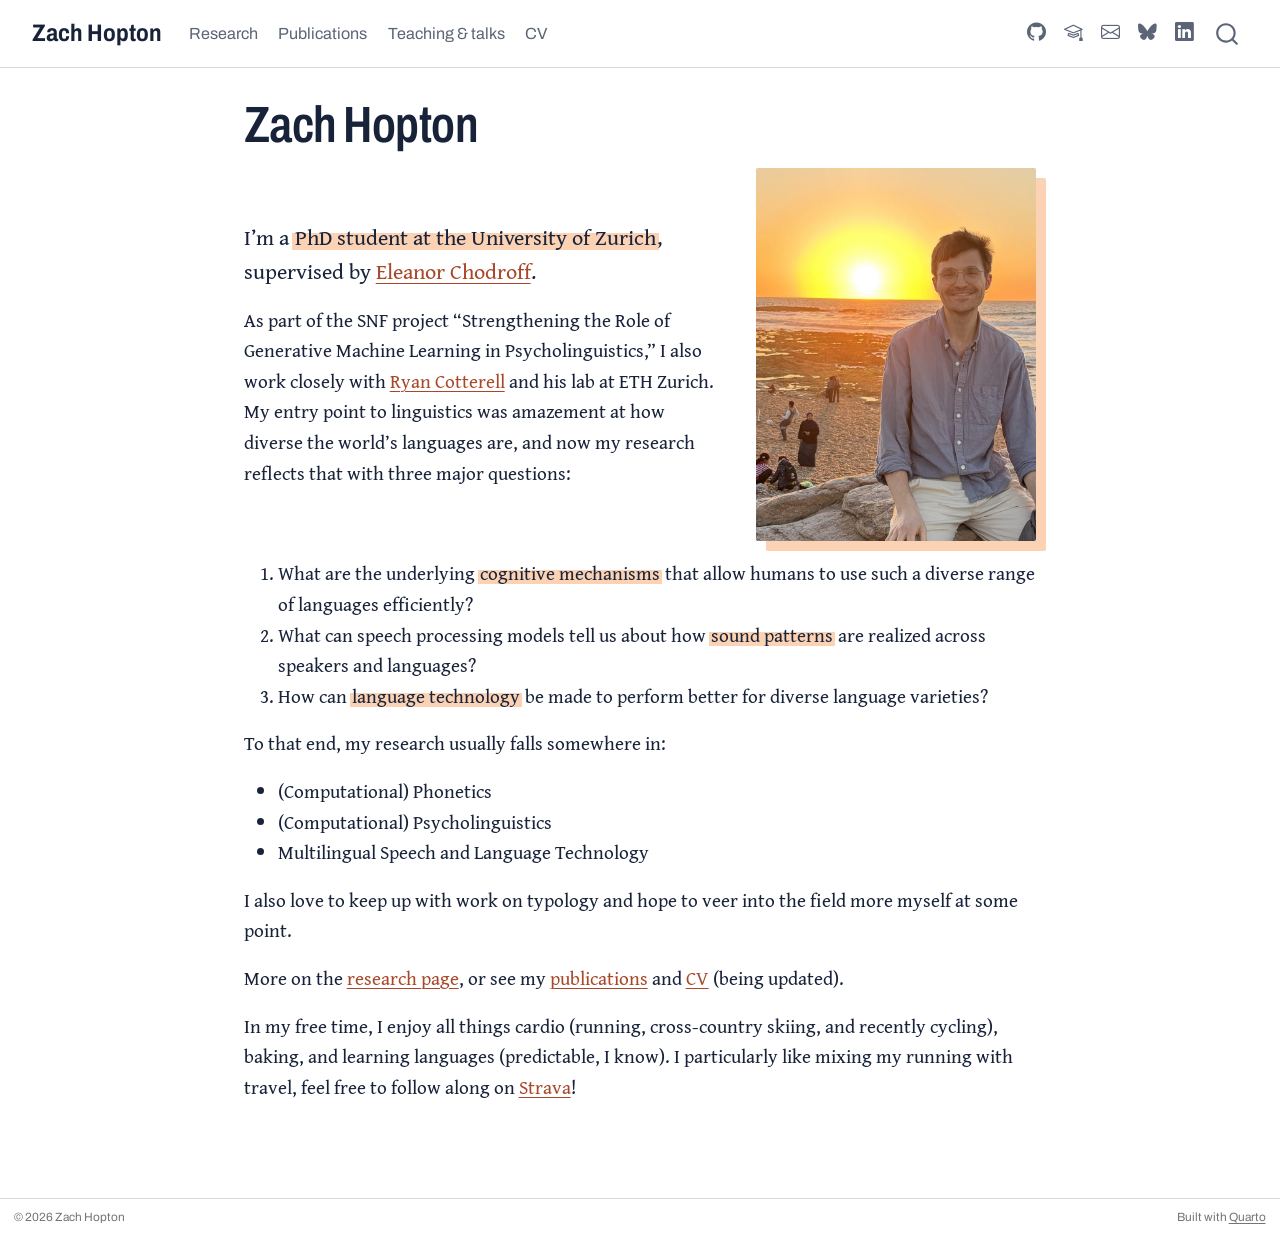
<file: index.html>
<!DOCTYPE html>
<html xmlns="http://www.w3.org/1999/xhtml" lang="en" xml:lang="en"><head>

<meta charset="utf-8">
<meta name="generator" content="quarto-1.9.38">

<meta name="viewport" content="width=device-width, initial-scale=1.0, user-scalable=yes">


<title>Zach Hopton</title>
<style>
/* Default styles provided by pandoc.
** See https://pandoc.org/MANUAL.html#variables-for-html for config info.
*/
code{white-space: pre-wrap;}
span.smallcaps{font-variant: small-caps;}
div.columns{display: flex; gap: min(4vw, 1.5em);}
div.column{flex: auto; overflow-x: auto;}
div.hanging-indent{margin-left: 1.5em; text-indent: -1.5em;}
ul.task-list{list-style: none;}
ul.task-list li input[type="checkbox"] {
  width: 0.8em;
  margin: 0 0.8em 0.2em -1em; /* quarto-specific, see https://github.com/quarto-dev/quarto-cli/issues/4556 */ 
  vertical-align: middle;
}
</style>


<script src="site_libs/quarto-nav/quarto-nav.js"></script>
<script src="site_libs/quarto-nav/headroom.min.js"></script>
<script src="site_libs/clipboard/clipboard.min.js"></script>
<script src="site_libs/quarto-search/autocomplete.umd.js"></script>
<script src="site_libs/quarto-search/fuse.min.js"></script>
<script src="site_libs/quarto-search/quarto-search.js"></script>
<meta name="quarto:offset" content="./">
<script src="site_libs/quarto-html/quarto.js" type="module"></script>
<script src="site_libs/quarto-html/tabsets/tabsets.js" type="module"></script>
<script src="site_libs/quarto-html/popper.min.js"></script>
<script src="site_libs/quarto-html/tippy.umd.min.js"></script>
<script src="site_libs/quarto-html/anchor.min.js"></script>
<link href="site_libs/quarto-html/tippy.css" rel="stylesheet">
<link href="site_libs/quarto-html/quarto-syntax-highlighting-15634bcf2e68342d4ad2dfa704d543f6.css" rel="stylesheet" id="quarto-text-highlighting-styles">
<script src="site_libs/bootstrap/bootstrap.min.js"></script>
<link href="site_libs/bootstrap/bootstrap-icons.css" rel="stylesheet">
<link href="site_libs/bootstrap/bootstrap-51df32bf82cceb1c4359a2a63acae36d.min.css" rel="stylesheet" append-hash="true" id="quarto-bootstrap" data-mode="light">
<script id="quarto-search-options" type="application/json">{
  "location": "navbar",
  "copy-button": false,
  "collapse-after": 3,
  "panel-placement": "end",
  "type": "overlay",
  "limit": 50,
  "keyboard-shortcut": [
    "f",
    "/",
    "s"
  ],
  "show-item-context": false,
  "language": {
    "search-no-results-text": "No results",
    "search-matching-documents-text": "matching documents",
    "search-copy-link-title": "Copy link to search",
    "search-hide-matches-text": "Hide additional matches",
    "search-more-match-text": "more match in this document",
    "search-more-matches-text": "more matches in this document",
    "search-clear-button-title": "Clear",
    "search-text-placeholder": "",
    "search-detached-cancel-button-title": "Cancel",
    "search-submit-button-title": "Submit",
    "search-label": "Search"
  }
}</script>
<style>html{ scroll-behavior: smooth; }</style>


</head>

<body class="nav-fixed fullcontent quarto-light">

<div id="quarto-search-results"></div>
  <header id="quarto-header" class="headroom fixed-top">
    <nav class="navbar navbar-expand-lg " data-bs-theme="dark">
      <div class="navbar-container container-fluid">
      <div class="navbar-brand-container mx-auto">
    <a class="navbar-brand" href="./index.html">
    <span class="navbar-title">Zach Hopton</span>
    </a>
  </div>
            <div id="quarto-search" class="" title="Search"></div>
          <button class="navbar-toggler" type="button" data-bs-toggle="collapse" data-bs-target="#navbarCollapse" aria-controls="navbarCollapse" role="menu" aria-expanded="false" aria-label="Toggle navigation" onclick="if (window.quartoToggleHeadroom) { window.quartoToggleHeadroom(); }">
  <span class="navbar-toggler-icon"></span>
</button>
          <div class="collapse navbar-collapse" id="navbarCollapse">
            <ul class="navbar-nav navbar-nav-scroll me-auto">
  <li class="nav-item">
    <a class="nav-link" href="./research.html"> 
<span class="menu-text">Research</span></a>
  </li>  
  <li class="nav-item">
    <a class="nav-link" href="./publications.html"> 
<span class="menu-text">Publications</span></a>
  </li>  
  <li class="nav-item">
    <a class="nav-link" href="./teaching.html"> 
<span class="menu-text">Teaching &amp; talks</span></a>
  </li>  
  <li class="nav-item">
    <a class="nav-link" href="./cv.html"> 
<span class="menu-text">CV</span></a>
  </li>  
</ul>
            <ul class="navbar-nav navbar-nav-scroll ms-auto">
  <li class="nav-item compact">
    <a class="nav-link" href="https://github.com/zhopto3"> <i class="bi bi-github" role="img" aria-label="GitHub">
</i> 
<span class="menu-text"></span></a>
  </li>  
  <li class="nav-item compact">
    <a class="nav-link" href="https://scholar.google.com/citations?user=Svcs-n0AAAAJ&amp;hl=en"> <i class="bi bi-mortarboard" role="img" aria-label="Google Scholar">
</i> 
<span class="menu-text"></span></a>
  </li>  
  <li class="nav-item compact">
    <a class="nav-link" href="mailto:zacharywilliam.hopton@uzh.ch"> <i class="bi bi-envelope" role="img" aria-label="Email">
</i> 
<span class="menu-text"></span></a>
  </li>  
  <li class="nav-item compact">
    <a class="nav-link" href="https://bsky.app/profile/zhopto.bsky.social"> <i class="bi bi-bluesky" role="img" aria-label="Bluesky">
</i> 
<span class="menu-text"></span></a>
  </li>  
  <li class="nav-item compact">
    <a class="nav-link" href="https://www.linkedin.com/in/zhopton/"> <i class="bi bi-linkedin" role="img" aria-label="LinkedIn">
</i> 
<span class="menu-text"></span></a>
  </li>  
</ul>
          </div> <!-- /navcollapse -->
            <div class="quarto-navbar-tools">
</div>
      </div> <!-- /container-fluid -->
    </nav>
</header>
<!-- content -->
<div id="quarto-content" class="quarto-container page-columns page-rows-contents page-layout-article page-navbar">
<!-- sidebar -->
<!-- margin-sidebar -->
    
<!-- main -->
<main class="content" id="quarto-document-content"><header id="title-block-header" class="quarto-title-block"><h1 class="title display-7">Zach Hopton</h1></header>




<div class="intro">
  <div class="intro-text">
    
    <p class="lede">I’m a <span class="hl">PhD student at the University of Zurich</span>, supervised by <a href="https://eleanorchodroff.com/">Eleanor Chodroff</a>.</p>
    <p>As part of the SNF project “Strengthening the Role of Generative Machine Learning in Psycholinguistics,” I also work closely with <a href="https://rycolab.io/authors/ryan/">Ryan Cotterell</a> and his lab at ETH Zurich. My entry point to linguistics was amazement at how diverse the world’s languages are, and now my research reflects that with three major questions:</p>
  </div>
  <img src="assets/zach.jpg" alt="Zach sitting on a rock at the beach at sunset">
</div>
<ol type="1">
<li>What are the underlying <span class="hl">cognitive mechanisms</span> that allow humans to use such a diverse range of languages efficiently?</li>
<li>What can speech processing models tell us about how <span class="hl">sound patterns</span> are realized across speakers and languages?</li>
<li>How can <span class="hl">language technology</span> be made to perform better for diverse language varieties?</li>
</ol>
<p>To that end, my research usually falls somewhere in:</p>
<ul>
<li>(Computational) Phonetics</li>
<li>(Computational) Psycholinguistics</li>
<li>Multilingual Speech and Language Technology</li>
</ul>
<p>I also love to keep up with work on typology and hope to veer into the field more myself at some point.</p>
<p>More on the <a href="./research.html">research page</a>, or see my <a href="./publications.html">publications</a> and <a href="./cv.html">CV</a> (being updated).</p>
<p>In my free time, I enjoy all things cardio (running, cross-country skiing, and recently cycling), baking, and learning languages (predictable, I know). I particularly like mixing my running with travel, feel free to follow along on <a href="https://strava.app.link/Tx4Z1aJ1a7b">Strava</a>!</p>



</main> <!-- /main -->
<script id="quarto-html-after-body" type="application/javascript">
  window.document.addEventListener("DOMContentLoaded", function (event) {
    const icon = "";
    const anchorJS = new window.AnchorJS();
    anchorJS.options = {
      placement: 'right',
      icon: icon
    };
    anchorJS.add('.anchored');
    const isCodeAnnotation = (el) => {
      for (const clz of el.classList) {
        if (clz.startsWith('code-annotation-')) {                     
          return true;
        }
      }
      return false;
    }
    const onCopySuccess = function(e) {
      // button target
      const button = e.trigger;
      // don't keep focus
      button.blur();
      // flash "checked"
      button.classList.add('code-copy-button-checked');
      var currentTitle = button.getAttribute("title");
      button.setAttribute("title", "Copied!");
      let tooltip;
      if (window.bootstrap) {
        button.setAttribute("data-bs-toggle", "tooltip");
        button.setAttribute("data-bs-placement", "left");
        button.setAttribute("data-bs-title", "Copied!");
        tooltip = new bootstrap.Tooltip(button, 
          { trigger: "manual", 
            customClass: "code-copy-button-tooltip",
            offset: [0, -8]});
        tooltip.show();    
      }
      setTimeout(function() {
        if (tooltip) {
          tooltip.hide();
          button.removeAttribute("data-bs-title");
          button.removeAttribute("data-bs-toggle");
          button.removeAttribute("data-bs-placement");
        }
        button.setAttribute("title", currentTitle);
        button.classList.remove('code-copy-button-checked');
      }, 1000);
      // clear code selection
      e.clearSelection();
    }
    const getTextToCopy = function(trigger) {
      const outerScaffold = trigger.parentElement.cloneNode(true);
      const codeEl = outerScaffold.querySelector('code');
      for (const childEl of codeEl.children) {
        if (isCodeAnnotation(childEl)) {
          childEl.remove();
        }
      }
      return codeEl.innerText;
    }
    const clipboard = new window.ClipboardJS('.code-copy-button:not([data-in-quarto-modal])', {
      text: getTextToCopy
    });
    clipboard.on('success', onCopySuccess);
    if (window.document.getElementById('quarto-embedded-source-code-modal')) {
      const clipboardModal = new window.ClipboardJS('.code-copy-button[data-in-quarto-modal]', {
        text: getTextToCopy,
        container: window.document.getElementById('quarto-embedded-source-code-modal')
      });
      clipboardModal.on('success', onCopySuccess);
    }
      var localhostRegex = new RegExp(/^(?:http|https):\/\/localhost\:?[0-9]*\//);
      var mailtoRegex = new RegExp(/^mailto:/);
        var filterRegex = new RegExp("https:\/\/zhopto3\.github\.io");
      var isInternal = (href) => {
          return filterRegex.test(href) || localhostRegex.test(href) || mailtoRegex.test(href);
      }
      // Inspect non-navigation links and adorn them if external
     var links = window.document.querySelectorAll('a[href]:not(.nav-link):not(.navbar-brand):not(.toc-action):not(.sidebar-link):not(.sidebar-item-toggle):not(.pagination-link):not(.no-external):not([aria-hidden]):not(.dropdown-item):not(.quarto-navigation-tool):not(.about-link)');
      for (var i=0; i<links.length; i++) {
        const link = links[i];
        if (!isInternal(link.href)) {
          // undo the damage that might have been done by quarto-nav.js in the case of
          // links that we want to consider external
          if (link.dataset.originalHref !== undefined) {
            link.href = link.dataset.originalHref;
          }
        }
      }
    function tippyHover(el, contentFn, onTriggerFn, onUntriggerFn) {
      const config = {
        allowHTML: true,
        maxWidth: 500,
        delay: 100,
        arrow: false,
        appendTo: function(el) {
            return el.parentElement;
        },
        interactive: true,
        interactiveBorder: 10,
        theme: 'quarto',
        placement: 'bottom-start',
      };
      if (contentFn) {
        config.content = contentFn;
      }
      if (onTriggerFn) {
        config.onTrigger = onTriggerFn;
      }
      if (onUntriggerFn) {
        config.onUntrigger = onUntriggerFn;
      }
      window.tippy(el, config); 
    }
    const noterefs = window.document.querySelectorAll('a[role="doc-noteref"]');
    for (var i=0; i<noterefs.length; i++) {
      const ref = noterefs[i];
      tippyHover(ref, function() {
        // use id or data attribute instead here
        let href = ref.getAttribute('data-footnote-href') || ref.getAttribute('href');
        try { href = new URL(href).hash; } catch {}
        const id = href.replace(/^#\/?/, "");
        const note = window.document.getElementById(id);
        if (note) {
          return note.innerHTML;
        } else {
          return "";
        }
      });
    }
    const xrefs = window.document.querySelectorAll('a.quarto-xref');
    const processXRef = (id, note) => {
      // Strip column container classes
      const stripColumnClz = (el) => {
        el.classList.remove("page-full", "page-columns");
        if (el.children) {
          for (const child of el.children) {
            stripColumnClz(child);
          }
        }
      }
      stripColumnClz(note)
      if (id === null || id.startsWith('sec-')) {
        // Special case sections, only their first couple elements
        const container = document.createElement("div");
        if (note.children && note.children.length > 2) {
          container.appendChild(note.children[0].cloneNode(true));
          for (let i = 1; i < note.children.length; i++) {
            const child = note.children[i];
            if (child.tagName === "P" && child.innerText === "") {
              continue;
            } else {
              container.appendChild(child.cloneNode(true));
              break;
            }
          }
          if (window.Quarto?.typesetMath) {
            window.Quarto.typesetMath(container);
          }
          return container.innerHTML
        } else {
          if (window.Quarto?.typesetMath) {
            window.Quarto.typesetMath(note);
          }
          return note.innerHTML;
        }
      } else {
        // Remove any anchor links if they are present
        const anchorLink = note.querySelector('a.anchorjs-link');
        if (anchorLink) {
          anchorLink.remove();
        }
        if (window.Quarto?.typesetMath) {
          window.Quarto.typesetMath(note);
        }
        if (note.classList.contains("callout")) {
          return note.outerHTML;
        } else {
          return note.innerHTML;
        }
      }
    }
    for (var i=0; i<xrefs.length; i++) {
      const xref = xrefs[i];
      tippyHover(xref, undefined, function(instance) {
        instance.disable();
        let url = xref.getAttribute('href');
        let hash = undefined; 
        if (url.startsWith('#')) {
          hash = url;
        } else {
          try { hash = new URL(url).hash; } catch {}
        }
        if (hash) {
          const id = hash.replace(/^#\/?/, "");
          const note = window.document.getElementById(id);
          if (note !== null) {
            try {
              const html = processXRef(id, note.cloneNode(true));
              instance.setContent(html);
            } finally {
              instance.enable();
              instance.show();
            }
          } else {
            // See if we can fetch this
            fetch(url.split('#')[0])
            .then(res => res.text())
            .then(html => {
              const parser = new DOMParser();
              const htmlDoc = parser.parseFromString(html, "text/html");
              const note = htmlDoc.getElementById(id);
              if (note !== null) {
                const html = processXRef(id, note);
                instance.setContent(html);
              } 
            }).finally(() => {
              instance.enable();
              instance.show();
            });
          }
        } else {
          // See if we can fetch a full url (with no hash to target)
          // This is a special case and we should probably do some content thinning / targeting
          fetch(url)
          .then(res => res.text())
          .then(html => {
            const parser = new DOMParser();
            const htmlDoc = parser.parseFromString(html, "text/html");
            const note = htmlDoc.querySelector('main.content');
            if (note !== null) {
              // This should only happen for chapter cross references
              // (since there is no id in the URL)
              // remove the first header
              if (note.children.length > 0 && note.children[0].tagName === "HEADER") {
                note.children[0].remove();
              }
              const html = processXRef(null, note);
              instance.setContent(html);
            } 
          }).finally(() => {
            instance.enable();
            instance.show();
          });
        }
      }, function(instance) {
      });
    }
        let selectedAnnoteEl;
        const selectorForAnnotation = ( cell, annotation) => {
          let cellAttr = 'data-code-cell="' + cell + '"';
          let lineAttr = 'data-code-annotation="' +  annotation + '"';
          const selector = 'span[' + cellAttr + '][' + lineAttr + ']';
          return selector;
        }
        const selectCodeLines = (annoteEl) => {
          const doc = window.document;
          const targetCell = annoteEl.getAttribute("data-target-cell");
          const targetAnnotation = annoteEl.getAttribute("data-target-annotation");
          const annoteSpan = window.document.querySelector(selectorForAnnotation(targetCell, targetAnnotation));
          const lines = annoteSpan.getAttribute("data-code-lines").split(",");
          const lineIds = lines.map((line) => {
            return targetCell + "-" + line;
          })
          let top = null;
          let height = null;
          let parent = null;
          if (lineIds.length > 0) {
              //compute the position of the single el (top and bottom and make a div)
              const el = window.document.getElementById(lineIds[0]);
              top = el.offsetTop;
              height = el.offsetHeight;
              parent = el.parentElement.parentElement;
            if (lineIds.length > 1) {
              const lastEl = window.document.getElementById(lineIds[lineIds.length - 1]);
              const bottom = lastEl.offsetTop + lastEl.offsetHeight;
              height = bottom - top;
            }
            if (top !== null && height !== null && parent !== null) {
              // cook up a div (if necessary) and position it 
              let div = window.document.getElementById("code-annotation-line-highlight");
              if (div === null) {
                div = window.document.createElement("div");
                div.setAttribute("id", "code-annotation-line-highlight");
                div.style.position = 'absolute';
                parent.appendChild(div);
              }
              div.style.top = top - 2 + "px";
              div.style.height = height + 4 + "px";
              div.style.left = 0;
              let gutterDiv = window.document.getElementById("code-annotation-line-highlight-gutter");
              if (gutterDiv === null) {
                gutterDiv = window.document.createElement("div");
                gutterDiv.setAttribute("id", "code-annotation-line-highlight-gutter");
                gutterDiv.style.position = 'absolute';
                const codeCell = window.document.getElementById(targetCell);
                const gutter = codeCell.querySelector('.code-annotation-gutter');
                gutter.appendChild(gutterDiv);
              }
              gutterDiv.style.top = top - 2 + "px";
              gutterDiv.style.height = height + 4 + "px";
            }
            selectedAnnoteEl = annoteEl;
          }
        };
        const unselectCodeLines = () => {
          const elementsIds = ["code-annotation-line-highlight", "code-annotation-line-highlight-gutter"];
          elementsIds.forEach((elId) => {
            const div = window.document.getElementById(elId);
            if (div) {
              div.remove();
            }
          });
          selectedAnnoteEl = undefined;
        };
          // Handle positioning of the toggle
      window.addEventListener(
        "resize",
        throttle(() => {
          elRect = undefined;
          if (selectedAnnoteEl) {
            selectCodeLines(selectedAnnoteEl);
          }
        }, 10)
      );
      function throttle(fn, ms) {
      let throttle = false;
      let timer;
        return (...args) => {
          if(!throttle) { // first call gets through
              fn.apply(this, args);
              throttle = true;
          } else { // all the others get throttled
              if(timer) clearTimeout(timer); // cancel #2
              timer = setTimeout(() => {
                fn.apply(this, args);
                timer = throttle = false;
              }, ms);
          }
        };
      }
        // Attach click handler to the DT
        const annoteDls = window.document.querySelectorAll('dt[data-target-cell]');
        for (const annoteDlNode of annoteDls) {
          annoteDlNode.addEventListener('click', (event) => {
            const clickedEl = event.target;
            if (clickedEl !== selectedAnnoteEl) {
              unselectCodeLines();
              const activeEl = window.document.querySelector('dt[data-target-cell].code-annotation-active');
              if (activeEl) {
                activeEl.classList.remove('code-annotation-active');
              }
              selectCodeLines(clickedEl);
              clickedEl.classList.add('code-annotation-active');
            } else {
              // Unselect the line
              unselectCodeLines();
              clickedEl.classList.remove('code-annotation-active');
            }
          });
        }
    const findCites = (el) => {
      const parentEl = el.parentElement;
      if (parentEl) {
        const cites = parentEl.dataset.cites;
        if (cites) {
          return {
            el,
            cites: cites.split(' ')
          };
        } else {
          return findCites(el.parentElement)
        }
      } else {
        return undefined;
      }
    };
    var bibliorefs = window.document.querySelectorAll('a[role="doc-biblioref"]');
    for (var i=0; i<bibliorefs.length; i++) {
      const ref = bibliorefs[i];
      const citeInfo = findCites(ref);
      if (citeInfo) {
        tippyHover(citeInfo.el, function() {
          var popup = window.document.createElement('div');
          citeInfo.cites.forEach(function(cite) {
            var citeDiv = window.document.createElement('div');
            citeDiv.classList.add('hanging-indent');
            citeDiv.classList.add('csl-entry');
            var biblioDiv = window.document.getElementById('ref-' + cite);
            if (biblioDiv) {
              citeDiv.innerHTML = biblioDiv.innerHTML;
            }
            popup.appendChild(citeDiv);
          });
          return popup.innerHTML;
        });
      }
    }
  });
  </script>
</div> <!-- /content -->
<footer class="footer">
  <div class="nav-footer">
    <div class="nav-footer-left">
<p>© 2026 Zach Hopton</p>
</div>   
    <div class="nav-footer-center">
      &nbsp;
    </div>
    <div class="nav-footer-right">
<p>Built with <a href="https://quarto.org">Quarto</a></p>
</div>
  </div>
</footer>




<script src="site_libs/quarto-html/zenscroll-min.js"></script>
</body></html>
</file>
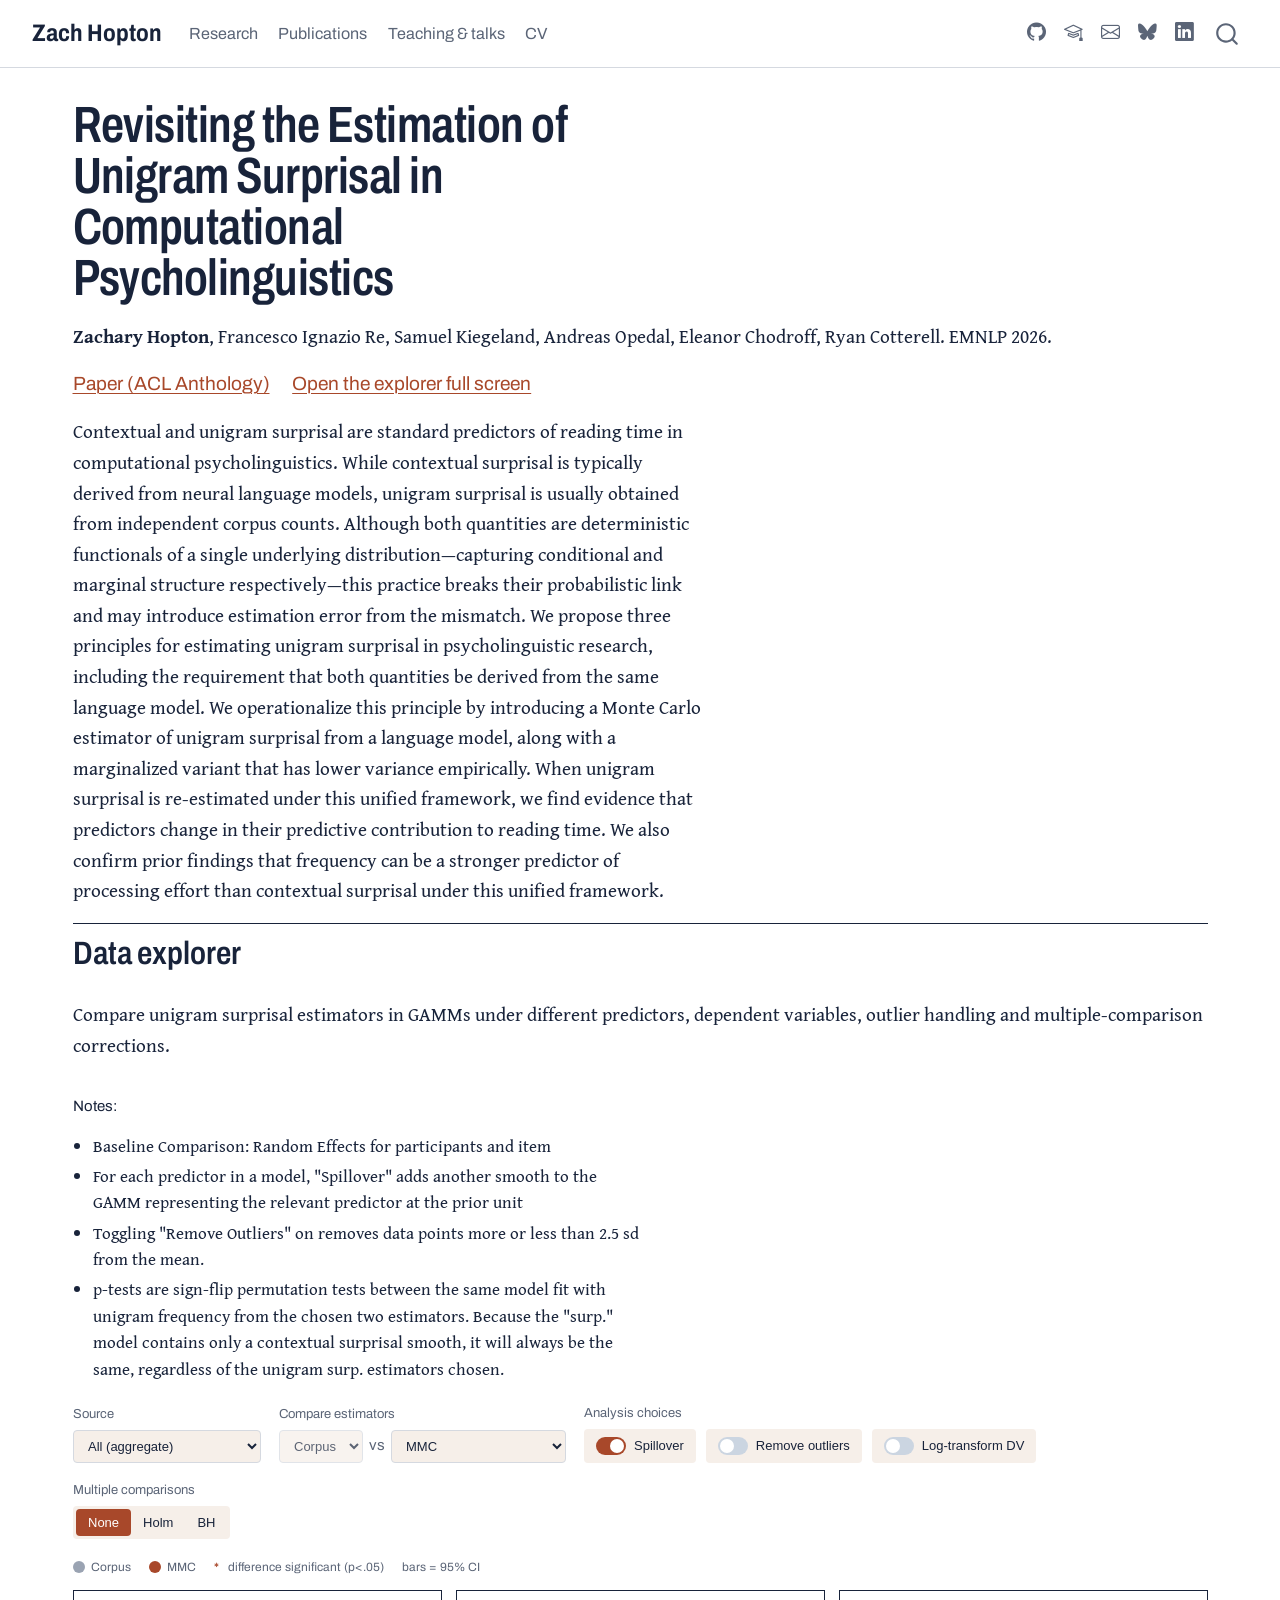
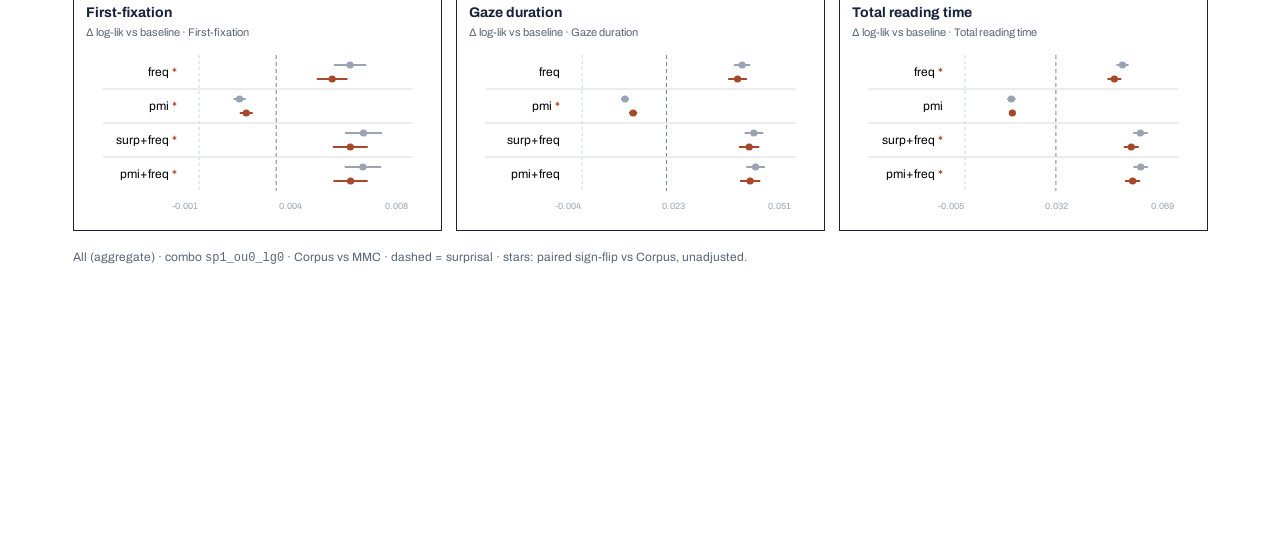
<file: unigram/index.html>
<!DOCTYPE html>
<html xmlns="http://www.w3.org/1999/xhtml" lang="en" xml:lang="en"><head>

<meta charset="utf-8">
<meta name="generator" content="quarto-1.9.38">

<meta name="viewport" content="width=device-width, initial-scale=1.0, user-scalable=yes">


<title>Revisiting the Estimation of Unigram Surprisal in Computational Psycholinguistics – Zach Hopton</title>
<style>
/* Default styles provided by pandoc.
** See https://pandoc.org/MANUAL.html#variables-for-html for config info.
*/
code{white-space: pre-wrap;}
span.smallcaps{font-variant: small-caps;}
div.columns{display: flex; gap: min(4vw, 1.5em);}
div.column{flex: auto; overflow-x: auto;}
div.hanging-indent{margin-left: 1.5em; text-indent: -1.5em;}
ul.task-list{list-style: none;}
ul.task-list li input[type="checkbox"] {
  width: 0.8em;
  margin: 0 0.8em 0.2em -1em; /* quarto-specific, see https://github.com/quarto-dev/quarto-cli/issues/4556 */ 
  vertical-align: middle;
}
</style>


<script src="../site_libs/quarto-nav/quarto-nav.js"></script>
<script src="../site_libs/quarto-nav/headroom.min.js"></script>
<script src="../site_libs/clipboard/clipboard.min.js"></script>
<script src="../site_libs/quarto-search/autocomplete.umd.js"></script>
<script src="../site_libs/quarto-search/fuse.min.js"></script>
<script src="../site_libs/quarto-search/quarto-search.js"></script>
<meta name="quarto:offset" content="../">
<script src="../site_libs/quarto-html/quarto.js" type="module"></script>
<script src="../site_libs/quarto-html/tabsets/tabsets.js" type="module"></script>
<script src="../site_libs/quarto-html/popper.min.js"></script>
<script src="../site_libs/quarto-html/tippy.umd.min.js"></script>
<script src="../site_libs/quarto-html/anchor.min.js"></script>
<link href="../site_libs/quarto-html/tippy.css" rel="stylesheet">
<link href="../site_libs/quarto-html/quarto-syntax-highlighting-15634bcf2e68342d4ad2dfa704d543f6.css" rel="stylesheet" id="quarto-text-highlighting-styles">
<script src="../site_libs/bootstrap/bootstrap.min.js"></script>
<link href="../site_libs/bootstrap/bootstrap-icons.css" rel="stylesheet">
<link href="../site_libs/bootstrap/bootstrap-51df32bf82cceb1c4359a2a63acae36d.min.css" rel="stylesheet" append-hash="true" id="quarto-bootstrap" data-mode="light">
<script id="quarto-search-options" type="application/json">{
  "location": "navbar",
  "copy-button": false,
  "collapse-after": 3,
  "panel-placement": "end",
  "type": "overlay",
  "limit": 50,
  "keyboard-shortcut": [
    "f",
    "/",
    "s"
  ],
  "show-item-context": false,
  "language": {
    "search-no-results-text": "No results",
    "search-matching-documents-text": "matching documents",
    "search-copy-link-title": "Copy link to search",
    "search-hide-matches-text": "Hide additional matches",
    "search-more-match-text": "more match in this document",
    "search-more-matches-text": "more matches in this document",
    "search-clear-button-title": "Clear",
    "search-text-placeholder": "",
    "search-detached-cancel-button-title": "Cancel",
    "search-submit-button-title": "Submit",
    "search-label": "Search"
  }
}</script>
<style>html{ scroll-behavior: smooth; }</style>


</head>

<body class="nav-fixed quarto-light">

<div id="quarto-search-results"></div>
  <header id="quarto-header" class="headroom fixed-top">
    <nav class="navbar navbar-expand-lg " data-bs-theme="dark">
      <div class="navbar-container container-fluid">
      <div class="navbar-brand-container mx-auto">
    <a class="navbar-brand" href="../index.html">
    <span class="navbar-title">Zach Hopton</span>
    </a>
  </div>
            <div id="quarto-search" class="" title="Search"></div>
          <button class="navbar-toggler" type="button" data-bs-toggle="collapse" data-bs-target="#navbarCollapse" aria-controls="navbarCollapse" role="menu" aria-expanded="false" aria-label="Toggle navigation" onclick="if (window.quartoToggleHeadroom) { window.quartoToggleHeadroom(); }">
  <span class="navbar-toggler-icon"></span>
</button>
          <div class="collapse navbar-collapse" id="navbarCollapse">
            <ul class="navbar-nav navbar-nav-scroll me-auto">
  <li class="nav-item">
    <a class="nav-link" href="../research.html"> 
<span class="menu-text">Research</span></a>
  </li>  
  <li class="nav-item">
    <a class="nav-link" href="../publications.html"> 
<span class="menu-text">Publications</span></a>
  </li>  
  <li class="nav-item">
    <a class="nav-link" href="../teaching.html"> 
<span class="menu-text">Teaching &amp; talks</span></a>
  </li>  
  <li class="nav-item">
    <a class="nav-link" href="../cv.html"> 
<span class="menu-text">CV</span></a>
  </li>  
</ul>
            <ul class="navbar-nav navbar-nav-scroll ms-auto">
  <li class="nav-item compact">
    <a class="nav-link" href="https://github.com/zhopto3"> <i class="bi bi-github" role="img" aria-label="GitHub">
</i> 
<span class="menu-text"></span></a>
  </li>  
  <li class="nav-item compact">
    <a class="nav-link" href="https://scholar.google.com/citations?user=Svcs-n0AAAAJ&amp;hl=en"> <i class="bi bi-mortarboard" role="img" aria-label="Google Scholar">
</i> 
<span class="menu-text"></span></a>
  </li>  
  <li class="nav-item compact">
    <a class="nav-link" href="mailto:zacharywilliam.hopton@uzh.ch"> <i class="bi bi-envelope" role="img" aria-label="Email">
</i> 
<span class="menu-text"></span></a>
  </li>  
  <li class="nav-item compact">
    <a class="nav-link" href="https://bsky.app/profile/zhopto.bsky.social"> <i class="bi bi-bluesky" role="img" aria-label="Bluesky">
</i> 
<span class="menu-text"></span></a>
  </li>  
  <li class="nav-item compact">
    <a class="nav-link" href="https://www.linkedin.com/in/zhopton/"> <i class="bi bi-linkedin" role="img" aria-label="LinkedIn">
</i> 
<span class="menu-text"></span></a>
  </li>  
</ul>
          </div> <!-- /navcollapse -->
            <div class="quarto-navbar-tools">
</div>
      </div> <!-- /container-fluid -->
    </nav>
</header>
<!-- content -->
<div id="quarto-content" class="quarto-container page-columns page-rows-contents page-layout-full page-navbar">
<!-- sidebar -->
<!-- margin-sidebar -->
    
<!-- main -->
<main class="content column-page" id="quarto-document-content">

<header id="title-block-header" class="quarto-title-block default">
<div class="quarto-title">
<h1 class="title">Revisiting the Estimation of Unigram Surprisal in Computational Psycholinguistics</h1>
</div>



<div class="quarto-title-meta column-page">

    
  
    
  </div>
  


</header>


<p><strong>Zachary Hopton</strong>, Francesco Ignazio Re, Samuel Kiegeland, Andreas Opedal, Eleanor Chodroff, Ryan Cotterell. EMNLP 2026.</p>
<div class="paper-links">
<p><a href="https://aclanthology.org/2026.emnlp-main.2399/">Paper (ACL Anthology)</a> <a href="explorer.html">Open the explorer full screen</a></p>
</div>
<div style="max-width: 70ch">
<p>Contextual and unigram surprisal are standard predictors of reading time in computational psycholinguistics. While contextual surprisal is typically derived from neural language models, unigram surprisal is usually obtained from independent corpus counts. Although both quantities are deterministic functionals of a single underlying distribution—capturing conditional and marginal structure respectively—this practice breaks their probabilistic link and may introduce estimation error from the mismatch. We propose three principles for estimating unigram surprisal in psycholinguistic research, including the requirement that both quantities be derived from the same language model. We operationalize this principle by introducing a Monte Carlo estimator of unigram surprisal from a language model, along with a marginalized variant that has lower variance empirically. When unigram surprisal is re-estimated under this unified framework, we find evidence that predictors change in their predictive contribution to reading time. We also confirm prior findings that frequency can be a stronger predictor of processing effort than contextual surprisal under this unified framework.</p>
</div>
<section id="data-explorer" class="level2">
<h2 class="anchored" data-anchor-id="data-explorer">Data explorer</h2>
<p>Compare unigram surprisal estimators in GAMMs under different predictors, dependent variables, outlier handling and multiple-comparison corrections.</p>
<iframe id="explorer" class="explorer-frame" src="explorer.html" title="Unigram surprisal data explorer"></iframe>
<script>
(function () {
  var f = document.getElementById("explorer"), done = false;
  function apply() {
    var d;
    try { d = f.contentDocument; } catch (e) { return; }
    if (done || !d || !d.head || !d.getElementById("facets")) return;
    done = true;
    var fonts = d.createElement("link");
    fonts.rel = "stylesheet";
    fonts.href = "https://fonts.googleapis.com/css2?family=Archivo:wdth,wght@62..125,400..800&family=Gentium+Book+Plus:ital,wght@0,400;0,700;1,400&display=swap";
    var theme = d.createElement("link");
    theme.rel = "stylesheet";
    theme.href = "explorer-theme.css";
    d.head.appendChild(fonts);
    d.head.appendChild(theme);
    function fit() { f.style.height = (d.documentElement.scrollHeight + 4) + "px"; }
    fit();
    if (window.ResizeObserver) new ResizeObserver(fit).observe(d.body);
    theme.addEventListener("load", fit);
  }
  f.addEventListener("load", apply);
  apply();
})();
</script>


</section>

</main> <!-- /main -->
<script id="quarto-html-after-body" type="application/javascript">
  window.document.addEventListener("DOMContentLoaded", function (event) {
    const icon = "";
    const anchorJS = new window.AnchorJS();
    anchorJS.options = {
      placement: 'right',
      icon: icon
    };
    anchorJS.add('.anchored');
    const isCodeAnnotation = (el) => {
      for (const clz of el.classList) {
        if (clz.startsWith('code-annotation-')) {                     
          return true;
        }
      }
      return false;
    }
    const onCopySuccess = function(e) {
      // button target
      const button = e.trigger;
      // don't keep focus
      button.blur();
      // flash "checked"
      button.classList.add('code-copy-button-checked');
      var currentTitle = button.getAttribute("title");
      button.setAttribute("title", "Copied!");
      let tooltip;
      if (window.bootstrap) {
        button.setAttribute("data-bs-toggle", "tooltip");
        button.setAttribute("data-bs-placement", "left");
        button.setAttribute("data-bs-title", "Copied!");
        tooltip = new bootstrap.Tooltip(button, 
          { trigger: "manual", 
            customClass: "code-copy-button-tooltip",
            offset: [0, -8]});
        tooltip.show();    
      }
      setTimeout(function() {
        if (tooltip) {
          tooltip.hide();
          button.removeAttribute("data-bs-title");
          button.removeAttribute("data-bs-toggle");
          button.removeAttribute("data-bs-placement");
        }
        button.setAttribute("title", currentTitle);
        button.classList.remove('code-copy-button-checked');
      }, 1000);
      // clear code selection
      e.clearSelection();
    }
    const getTextToCopy = function(trigger) {
      const outerScaffold = trigger.parentElement.cloneNode(true);
      const codeEl = outerScaffold.querySelector('code');
      for (const childEl of codeEl.children) {
        if (isCodeAnnotation(childEl)) {
          childEl.remove();
        }
      }
      return codeEl.innerText;
    }
    const clipboard = new window.ClipboardJS('.code-copy-button:not([data-in-quarto-modal])', {
      text: getTextToCopy
    });
    clipboard.on('success', onCopySuccess);
    if (window.document.getElementById('quarto-embedded-source-code-modal')) {
      const clipboardModal = new window.ClipboardJS('.code-copy-button[data-in-quarto-modal]', {
        text: getTextToCopy,
        container: window.document.getElementById('quarto-embedded-source-code-modal')
      });
      clipboardModal.on('success', onCopySuccess);
    }
      var localhostRegex = new RegExp(/^(?:http|https):\/\/localhost\:?[0-9]*\//);
      var mailtoRegex = new RegExp(/^mailto:/);
        var filterRegex = new RegExp("https:\/\/zhopto3\.github\.io");
      var isInternal = (href) => {
          return filterRegex.test(href) || localhostRegex.test(href) || mailtoRegex.test(href);
      }
      // Inspect non-navigation links and adorn them if external
     var links = window.document.querySelectorAll('a[href]:not(.nav-link):not(.navbar-brand):not(.toc-action):not(.sidebar-link):not(.sidebar-item-toggle):not(.pagination-link):not(.no-external):not([aria-hidden]):not(.dropdown-item):not(.quarto-navigation-tool):not(.about-link)');
      for (var i=0; i<links.length; i++) {
        const link = links[i];
        if (!isInternal(link.href)) {
          // undo the damage that might have been done by quarto-nav.js in the case of
          // links that we want to consider external
          if (link.dataset.originalHref !== undefined) {
            link.href = link.dataset.originalHref;
          }
        }
      }
    function tippyHover(el, contentFn, onTriggerFn, onUntriggerFn) {
      const config = {
        allowHTML: true,
        maxWidth: 500,
        delay: 100,
        arrow: false,
        appendTo: function(el) {
            return el.parentElement;
        },
        interactive: true,
        interactiveBorder: 10,
        theme: 'quarto',
        placement: 'bottom-start',
      };
      if (contentFn) {
        config.content = contentFn;
      }
      if (onTriggerFn) {
        config.onTrigger = onTriggerFn;
      }
      if (onUntriggerFn) {
        config.onUntrigger = onUntriggerFn;
      }
      window.tippy(el, config); 
    }
    const noterefs = window.document.querySelectorAll('a[role="doc-noteref"]');
    for (var i=0; i<noterefs.length; i++) {
      const ref = noterefs[i];
      tippyHover(ref, function() {
        // use id or data attribute instead here
        let href = ref.getAttribute('data-footnote-href') || ref.getAttribute('href');
        try { href = new URL(href).hash; } catch {}
        const id = href.replace(/^#\/?/, "");
        const note = window.document.getElementById(id);
        if (note) {
          return note.innerHTML;
        } else {
          return "";
        }
      });
    }
    const xrefs = window.document.querySelectorAll('a.quarto-xref');
    const processXRef = (id, note) => {
      // Strip column container classes
      const stripColumnClz = (el) => {
        el.classList.remove("page-full", "page-columns");
        if (el.children) {
          for (const child of el.children) {
            stripColumnClz(child);
          }
        }
      }
      stripColumnClz(note)
      if (id === null || id.startsWith('sec-')) {
        // Special case sections, only their first couple elements
        const container = document.createElement("div");
        if (note.children && note.children.length > 2) {
          container.appendChild(note.children[0].cloneNode(true));
          for (let i = 1; i < note.children.length; i++) {
            const child = note.children[i];
            if (child.tagName === "P" && child.innerText === "") {
              continue;
            } else {
              container.appendChild(child.cloneNode(true));
              break;
            }
          }
          if (window.Quarto?.typesetMath) {
            window.Quarto.typesetMath(container);
          }
          return container.innerHTML
        } else {
          if (window.Quarto?.typesetMath) {
            window.Quarto.typesetMath(note);
          }
          return note.innerHTML;
        }
      } else {
        // Remove any anchor links if they are present
        const anchorLink = note.querySelector('a.anchorjs-link');
        if (anchorLink) {
          anchorLink.remove();
        }
        if (window.Quarto?.typesetMath) {
          window.Quarto.typesetMath(note);
        }
        if (note.classList.contains("callout")) {
          return note.outerHTML;
        } else {
          return note.innerHTML;
        }
      }
    }
    for (var i=0; i<xrefs.length; i++) {
      const xref = xrefs[i];
      tippyHover(xref, undefined, function(instance) {
        instance.disable();
        let url = xref.getAttribute('href');
        let hash = undefined; 
        if (url.startsWith('#')) {
          hash = url;
        } else {
          try { hash = new URL(url).hash; } catch {}
        }
        if (hash) {
          const id = hash.replace(/^#\/?/, "");
          const note = window.document.getElementById(id);
          if (note !== null) {
            try {
              const html = processXRef(id, note.cloneNode(true));
              instance.setContent(html);
            } finally {
              instance.enable();
              instance.show();
            }
          } else {
            // See if we can fetch this
            fetch(url.split('#')[0])
            .then(res => res.text())
            .then(html => {
              const parser = new DOMParser();
              const htmlDoc = parser.parseFromString(html, "text/html");
              const note = htmlDoc.getElementById(id);
              if (note !== null) {
                const html = processXRef(id, note);
                instance.setContent(html);
              } 
            }).finally(() => {
              instance.enable();
              instance.show();
            });
          }
        } else {
          // See if we can fetch a full url (with no hash to target)
          // This is a special case and we should probably do some content thinning / targeting
          fetch(url)
          .then(res => res.text())
          .then(html => {
            const parser = new DOMParser();
            const htmlDoc = parser.parseFromString(html, "text/html");
            const note = htmlDoc.querySelector('main.content');
            if (note !== null) {
              // This should only happen for chapter cross references
              // (since there is no id in the URL)
              // remove the first header
              if (note.children.length > 0 && note.children[0].tagName === "HEADER") {
                note.children[0].remove();
              }
              const html = processXRef(null, note);
              instance.setContent(html);
            } 
          }).finally(() => {
            instance.enable();
            instance.show();
          });
        }
      }, function(instance) {
      });
    }
        let selectedAnnoteEl;
        const selectorForAnnotation = ( cell, annotation) => {
          let cellAttr = 'data-code-cell="' + cell + '"';
          let lineAttr = 'data-code-annotation="' +  annotation + '"';
          const selector = 'span[' + cellAttr + '][' + lineAttr + ']';
          return selector;
        }
        const selectCodeLines = (annoteEl) => {
          const doc = window.document;
          const targetCell = annoteEl.getAttribute("data-target-cell");
          const targetAnnotation = annoteEl.getAttribute("data-target-annotation");
          const annoteSpan = window.document.querySelector(selectorForAnnotation(targetCell, targetAnnotation));
          const lines = annoteSpan.getAttribute("data-code-lines").split(",");
          const lineIds = lines.map((line) => {
            return targetCell + "-" + line;
          })
          let top = null;
          let height = null;
          let parent = null;
          if (lineIds.length > 0) {
              //compute the position of the single el (top and bottom and make a div)
              const el = window.document.getElementById(lineIds[0]);
              top = el.offsetTop;
              height = el.offsetHeight;
              parent = el.parentElement.parentElement;
            if (lineIds.length > 1) {
              const lastEl = window.document.getElementById(lineIds[lineIds.length - 1]);
              const bottom = lastEl.offsetTop + lastEl.offsetHeight;
              height = bottom - top;
            }
            if (top !== null && height !== null && parent !== null) {
              // cook up a div (if necessary) and position it 
              let div = window.document.getElementById("code-annotation-line-highlight");
              if (div === null) {
                div = window.document.createElement("div");
                div.setAttribute("id", "code-annotation-line-highlight");
                div.style.position = 'absolute';
                parent.appendChild(div);
              }
              div.style.top = top - 2 + "px";
              div.style.height = height + 4 + "px";
              div.style.left = 0;
              let gutterDiv = window.document.getElementById("code-annotation-line-highlight-gutter");
              if (gutterDiv === null) {
                gutterDiv = window.document.createElement("div");
                gutterDiv.setAttribute("id", "code-annotation-line-highlight-gutter");
                gutterDiv.style.position = 'absolute';
                const codeCell = window.document.getElementById(targetCell);
                const gutter = codeCell.querySelector('.code-annotation-gutter');
                gutter.appendChild(gutterDiv);
              }
              gutterDiv.style.top = top - 2 + "px";
              gutterDiv.style.height = height + 4 + "px";
            }
            selectedAnnoteEl = annoteEl;
          }
        };
        const unselectCodeLines = () => {
          const elementsIds = ["code-annotation-line-highlight", "code-annotation-line-highlight-gutter"];
          elementsIds.forEach((elId) => {
            const div = window.document.getElementById(elId);
            if (div) {
              div.remove();
            }
          });
          selectedAnnoteEl = undefined;
        };
          // Handle positioning of the toggle
      window.addEventListener(
        "resize",
        throttle(() => {
          elRect = undefined;
          if (selectedAnnoteEl) {
            selectCodeLines(selectedAnnoteEl);
          }
        }, 10)
      );
      function throttle(fn, ms) {
      let throttle = false;
      let timer;
        return (...args) => {
          if(!throttle) { // first call gets through
              fn.apply(this, args);
              throttle = true;
          } else { // all the others get throttled
              if(timer) clearTimeout(timer); // cancel #2
              timer = setTimeout(() => {
                fn.apply(this, args);
                timer = throttle = false;
              }, ms);
          }
        };
      }
        // Attach click handler to the DT
        const annoteDls = window.document.querySelectorAll('dt[data-target-cell]');
        for (const annoteDlNode of annoteDls) {
          annoteDlNode.addEventListener('click', (event) => {
            const clickedEl = event.target;
            if (clickedEl !== selectedAnnoteEl) {
              unselectCodeLines();
              const activeEl = window.document.querySelector('dt[data-target-cell].code-annotation-active');
              if (activeEl) {
                activeEl.classList.remove('code-annotation-active');
              }
              selectCodeLines(clickedEl);
              clickedEl.classList.add('code-annotation-active');
            } else {
              // Unselect the line
              unselectCodeLines();
              clickedEl.classList.remove('code-annotation-active');
            }
          });
        }
    const findCites = (el) => {
      const parentEl = el.parentElement;
      if (parentEl) {
        const cites = parentEl.dataset.cites;
        if (cites) {
          return {
            el,
            cites: cites.split(' ')
          };
        } else {
          return findCites(el.parentElement)
        }
      } else {
        return undefined;
      }
    };
    var bibliorefs = window.document.querySelectorAll('a[role="doc-biblioref"]');
    for (var i=0; i<bibliorefs.length; i++) {
      const ref = bibliorefs[i];
      const citeInfo = findCites(ref);
      if (citeInfo) {
        tippyHover(citeInfo.el, function() {
          var popup = window.document.createElement('div');
          citeInfo.cites.forEach(function(cite) {
            var citeDiv = window.document.createElement('div');
            citeDiv.classList.add('hanging-indent');
            citeDiv.classList.add('csl-entry');
            var biblioDiv = window.document.getElementById('ref-' + cite);
            if (biblioDiv) {
              citeDiv.innerHTML = biblioDiv.innerHTML;
            }
            popup.appendChild(citeDiv);
          });
          return popup.innerHTML;
        });
      }
    }
  });
  </script>
</div> <!-- /content -->
<footer class="footer">
  <div class="nav-footer">
    <div class="nav-footer-left">
<p>© 2026 Zach Hopton</p>
</div>   
    <div class="nav-footer-center">
      &nbsp;
    </div>
    <div class="nav-footer-right">
<p>Built with <a href="https://quarto.org">Quarto</a></p>
</div>
  </div>
</footer>




<script src="../site_libs/quarto-html/zenscroll-min.js"></script>
</body></html>
</file>
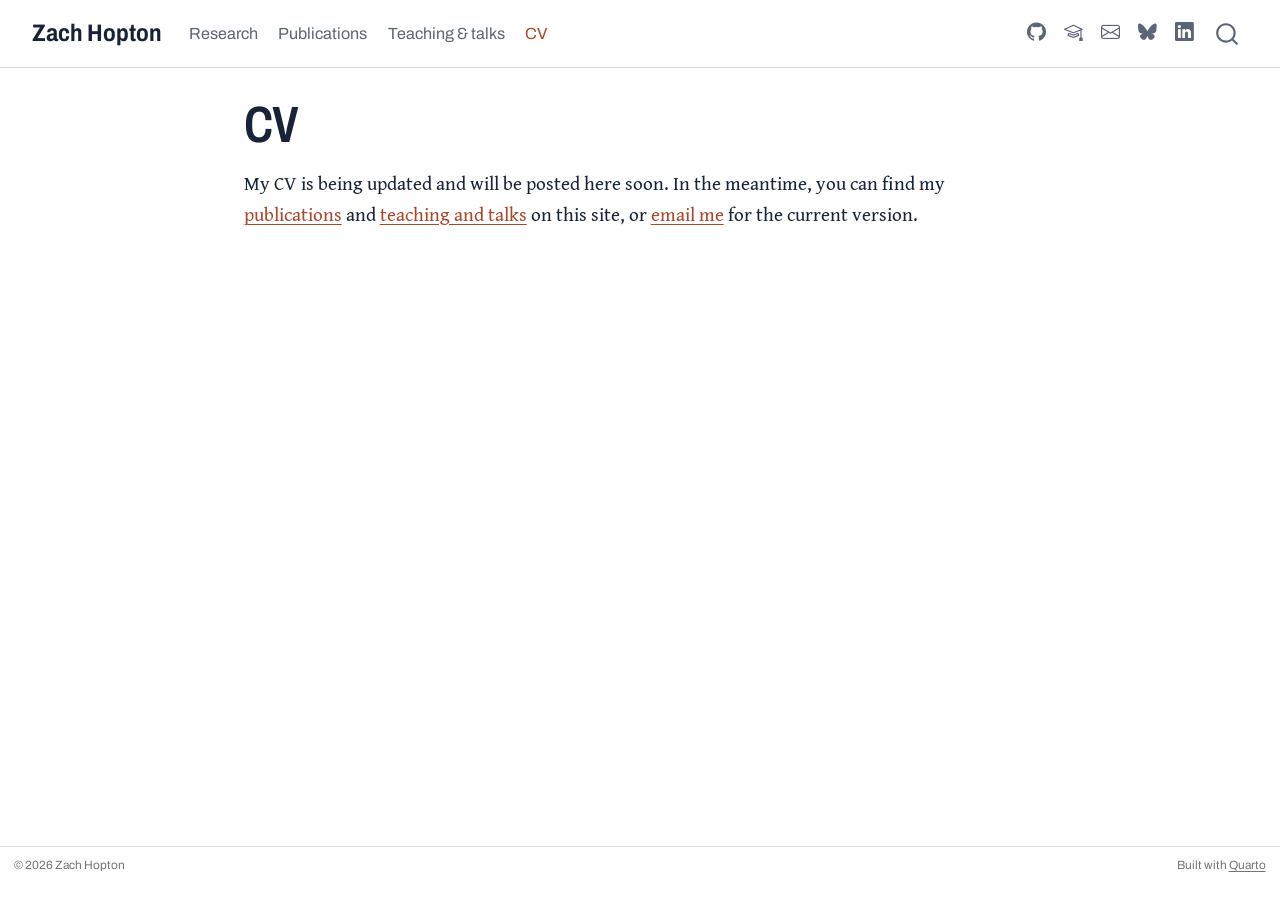
<file: cv.html>
<!DOCTYPE html>
<html xmlns="http://www.w3.org/1999/xhtml" lang="en" xml:lang="en"><head>

<meta charset="utf-8">
<meta name="generator" content="quarto-1.9.38">

<meta name="viewport" content="width=device-width, initial-scale=1.0, user-scalable=yes">


<title>CV – Zach Hopton</title>
<style>
/* Default styles provided by pandoc.
** See https://pandoc.org/MANUAL.html#variables-for-html for config info.
*/
code{white-space: pre-wrap;}
span.smallcaps{font-variant: small-caps;}
div.columns{display: flex; gap: min(4vw, 1.5em);}
div.column{flex: auto; overflow-x: auto;}
div.hanging-indent{margin-left: 1.5em; text-indent: -1.5em;}
ul.task-list{list-style: none;}
ul.task-list li input[type="checkbox"] {
  width: 0.8em;
  margin: 0 0.8em 0.2em -1em; /* quarto-specific, see https://github.com/quarto-dev/quarto-cli/issues/4556 */ 
  vertical-align: middle;
}
</style>


<script src="site_libs/quarto-nav/quarto-nav.js"></script>
<script src="site_libs/quarto-nav/headroom.min.js"></script>
<script src="site_libs/clipboard/clipboard.min.js"></script>
<script src="site_libs/quarto-search/autocomplete.umd.js"></script>
<script src="site_libs/quarto-search/fuse.min.js"></script>
<script src="site_libs/quarto-search/quarto-search.js"></script>
<meta name="quarto:offset" content="./">
<script src="site_libs/quarto-html/quarto.js" type="module"></script>
<script src="site_libs/quarto-html/tabsets/tabsets.js" type="module"></script>
<script src="site_libs/quarto-html/popper.min.js"></script>
<script src="site_libs/quarto-html/tippy.umd.min.js"></script>
<script src="site_libs/quarto-html/anchor.min.js"></script>
<link href="site_libs/quarto-html/tippy.css" rel="stylesheet">
<link href="site_libs/quarto-html/quarto-syntax-highlighting-15634bcf2e68342d4ad2dfa704d543f6.css" rel="stylesheet" id="quarto-text-highlighting-styles">
<script src="site_libs/bootstrap/bootstrap.min.js"></script>
<link href="site_libs/bootstrap/bootstrap-icons.css" rel="stylesheet">
<link href="site_libs/bootstrap/bootstrap-51df32bf82cceb1c4359a2a63acae36d.min.css" rel="stylesheet" append-hash="true" id="quarto-bootstrap" data-mode="light">
<script id="quarto-search-options" type="application/json">{
  "location": "navbar",
  "copy-button": false,
  "collapse-after": 3,
  "panel-placement": "end",
  "type": "overlay",
  "limit": 50,
  "keyboard-shortcut": [
    "f",
    "/",
    "s"
  ],
  "show-item-context": false,
  "language": {
    "search-no-results-text": "No results",
    "search-matching-documents-text": "matching documents",
    "search-copy-link-title": "Copy link to search",
    "search-hide-matches-text": "Hide additional matches",
    "search-more-match-text": "more match in this document",
    "search-more-matches-text": "more matches in this document",
    "search-clear-button-title": "Clear",
    "search-text-placeholder": "",
    "search-detached-cancel-button-title": "Cancel",
    "search-submit-button-title": "Submit",
    "search-label": "Search"
  }
}</script>
<style>html{ scroll-behavior: smooth; }</style>


</head>

<body class="nav-fixed fullcontent quarto-light">

<div id="quarto-search-results"></div>
  <header id="quarto-header" class="headroom fixed-top">
    <nav class="navbar navbar-expand-lg " data-bs-theme="dark">
      <div class="navbar-container container-fluid">
      <div class="navbar-brand-container mx-auto">
    <a class="navbar-brand" href="./index.html">
    <span class="navbar-title">Zach Hopton</span>
    </a>
  </div>
            <div id="quarto-search" class="" title="Search"></div>
          <button class="navbar-toggler" type="button" data-bs-toggle="collapse" data-bs-target="#navbarCollapse" aria-controls="navbarCollapse" role="menu" aria-expanded="false" aria-label="Toggle navigation" onclick="if (window.quartoToggleHeadroom) { window.quartoToggleHeadroom(); }">
  <span class="navbar-toggler-icon"></span>
</button>
          <div class="collapse navbar-collapse" id="navbarCollapse">
            <ul class="navbar-nav navbar-nav-scroll me-auto">
  <li class="nav-item">
    <a class="nav-link" href="./research.html"> 
<span class="menu-text">Research</span></a>
  </li>  
  <li class="nav-item">
    <a class="nav-link" href="./publications.html"> 
<span class="menu-text">Publications</span></a>
  </li>  
  <li class="nav-item">
    <a class="nav-link" href="./teaching.html"> 
<span class="menu-text">Teaching &amp; talks</span></a>
  </li>  
  <li class="nav-item">
    <a class="nav-link active" href="./cv.html" aria-current="page"> 
<span class="menu-text">CV</span></a>
  </li>  
</ul>
            <ul class="navbar-nav navbar-nav-scroll ms-auto">
  <li class="nav-item compact">
    <a class="nav-link" href="https://github.com/zhopto3"> <i class="bi bi-github" role="img" aria-label="GitHub">
</i> 
<span class="menu-text"></span></a>
  </li>  
  <li class="nav-item compact">
    <a class="nav-link" href="https://scholar.google.com/citations?user=Svcs-n0AAAAJ&amp;hl=en"> <i class="bi bi-mortarboard" role="img" aria-label="Google Scholar">
</i> 
<span class="menu-text"></span></a>
  </li>  
  <li class="nav-item compact">
    <a class="nav-link" href="mailto:zacharywilliam.hopton@uzh.ch"> <i class="bi bi-envelope" role="img" aria-label="Email">
</i> 
<span class="menu-text"></span></a>
  </li>  
  <li class="nav-item compact">
    <a class="nav-link" href="https://bsky.app/profile/zhopto.bsky.social"> <i class="bi bi-bluesky" role="img" aria-label="Bluesky">
</i> 
<span class="menu-text"></span></a>
  </li>  
  <li class="nav-item compact">
    <a class="nav-link" href="https://www.linkedin.com/in/zhopton/"> <i class="bi bi-linkedin" role="img" aria-label="LinkedIn">
</i> 
<span class="menu-text"></span></a>
  </li>  
</ul>
          </div> <!-- /navcollapse -->
            <div class="quarto-navbar-tools">
</div>
      </div> <!-- /container-fluid -->
    </nav>
</header>
<!-- content -->
<div id="quarto-content" class="quarto-container page-columns page-rows-contents page-layout-article page-navbar">
<!-- sidebar -->
<!-- margin-sidebar -->
    
<!-- main -->
<main class="content" id="quarto-document-content">

<header id="title-block-header" class="quarto-title-block default">
<div class="quarto-title">
<h1 class="title">CV</h1>
</div>



<div class="quarto-title-meta">

    
  
    
  </div>
  


</header>


<p>My CV is being updated and will be posted here soon. In the meantime, you can find my <a href="./publications.html">publications</a> and <a href="./teaching.html">teaching and talks</a> on this site, or <a href="mailto:zacharywilliam.hopton@uzh.ch">email me</a> for the current version.</p>



</main> <!-- /main -->
<script id="quarto-html-after-body" type="application/javascript">
  window.document.addEventListener("DOMContentLoaded", function (event) {
    const icon = "";
    const anchorJS = new window.AnchorJS();
    anchorJS.options = {
      placement: 'right',
      icon: icon
    };
    anchorJS.add('.anchored');
    const isCodeAnnotation = (el) => {
      for (const clz of el.classList) {
        if (clz.startsWith('code-annotation-')) {                     
          return true;
        }
      }
      return false;
    }
    const onCopySuccess = function(e) {
      // button target
      const button = e.trigger;
      // don't keep focus
      button.blur();
      // flash "checked"
      button.classList.add('code-copy-button-checked');
      var currentTitle = button.getAttribute("title");
      button.setAttribute("title", "Copied!");
      let tooltip;
      if (window.bootstrap) {
        button.setAttribute("data-bs-toggle", "tooltip");
        button.setAttribute("data-bs-placement", "left");
        button.setAttribute("data-bs-title", "Copied!");
        tooltip = new bootstrap.Tooltip(button, 
          { trigger: "manual", 
            customClass: "code-copy-button-tooltip",
            offset: [0, -8]});
        tooltip.show();    
      }
      setTimeout(function() {
        if (tooltip) {
          tooltip.hide();
          button.removeAttribute("data-bs-title");
          button.removeAttribute("data-bs-toggle");
          button.removeAttribute("data-bs-placement");
        }
        button.setAttribute("title", currentTitle);
        button.classList.remove('code-copy-button-checked');
      }, 1000);
      // clear code selection
      e.clearSelection();
    }
    const getTextToCopy = function(trigger) {
      const outerScaffold = trigger.parentElement.cloneNode(true);
      const codeEl = outerScaffold.querySelector('code');
      for (const childEl of codeEl.children) {
        if (isCodeAnnotation(childEl)) {
          childEl.remove();
        }
      }
      return codeEl.innerText;
    }
    const clipboard = new window.ClipboardJS('.code-copy-button:not([data-in-quarto-modal])', {
      text: getTextToCopy
    });
    clipboard.on('success', onCopySuccess);
    if (window.document.getElementById('quarto-embedded-source-code-modal')) {
      const clipboardModal = new window.ClipboardJS('.code-copy-button[data-in-quarto-modal]', {
        text: getTextToCopy,
        container: window.document.getElementById('quarto-embedded-source-code-modal')
      });
      clipboardModal.on('success', onCopySuccess);
    }
      var localhostRegex = new RegExp(/^(?:http|https):\/\/localhost\:?[0-9]*\//);
      var mailtoRegex = new RegExp(/^mailto:/);
        var filterRegex = new RegExp("https:\/\/zhopto3\.github\.io");
      var isInternal = (href) => {
          return filterRegex.test(href) || localhostRegex.test(href) || mailtoRegex.test(href);
      }
      // Inspect non-navigation links and adorn them if external
     var links = window.document.querySelectorAll('a[href]:not(.nav-link):not(.navbar-brand):not(.toc-action):not(.sidebar-link):not(.sidebar-item-toggle):not(.pagination-link):not(.no-external):not([aria-hidden]):not(.dropdown-item):not(.quarto-navigation-tool):not(.about-link)');
      for (var i=0; i<links.length; i++) {
        const link = links[i];
        if (!isInternal(link.href)) {
          // undo the damage that might have been done by quarto-nav.js in the case of
          // links that we want to consider external
          if (link.dataset.originalHref !== undefined) {
            link.href = link.dataset.originalHref;
          }
        }
      }
    function tippyHover(el, contentFn, onTriggerFn, onUntriggerFn) {
      const config = {
        allowHTML: true,
        maxWidth: 500,
        delay: 100,
        arrow: false,
        appendTo: function(el) {
            return el.parentElement;
        },
        interactive: true,
        interactiveBorder: 10,
        theme: 'quarto',
        placement: 'bottom-start',
      };
      if (contentFn) {
        config.content = contentFn;
      }
      if (onTriggerFn) {
        config.onTrigger = onTriggerFn;
      }
      if (onUntriggerFn) {
        config.onUntrigger = onUntriggerFn;
      }
      window.tippy(el, config); 
    }
    const noterefs = window.document.querySelectorAll('a[role="doc-noteref"]');
    for (var i=0; i<noterefs.length; i++) {
      const ref = noterefs[i];
      tippyHover(ref, function() {
        // use id or data attribute instead here
        let href = ref.getAttribute('data-footnote-href') || ref.getAttribute('href');
        try { href = new URL(href).hash; } catch {}
        const id = href.replace(/^#\/?/, "");
        const note = window.document.getElementById(id);
        if (note) {
          return note.innerHTML;
        } else {
          return "";
        }
      });
    }
    const xrefs = window.document.querySelectorAll('a.quarto-xref');
    const processXRef = (id, note) => {
      // Strip column container classes
      const stripColumnClz = (el) => {
        el.classList.remove("page-full", "page-columns");
        if (el.children) {
          for (const child of el.children) {
            stripColumnClz(child);
          }
        }
      }
      stripColumnClz(note)
      if (id === null || id.startsWith('sec-')) {
        // Special case sections, only their first couple elements
        const container = document.createElement("div");
        if (note.children && note.children.length > 2) {
          container.appendChild(note.children[0].cloneNode(true));
          for (let i = 1; i < note.children.length; i++) {
            const child = note.children[i];
            if (child.tagName === "P" && child.innerText === "") {
              continue;
            } else {
              container.appendChild(child.cloneNode(true));
              break;
            }
          }
          if (window.Quarto?.typesetMath) {
            window.Quarto.typesetMath(container);
          }
          return container.innerHTML
        } else {
          if (window.Quarto?.typesetMath) {
            window.Quarto.typesetMath(note);
          }
          return note.innerHTML;
        }
      } else {
        // Remove any anchor links if they are present
        const anchorLink = note.querySelector('a.anchorjs-link');
        if (anchorLink) {
          anchorLink.remove();
        }
        if (window.Quarto?.typesetMath) {
          window.Quarto.typesetMath(note);
        }
        if (note.classList.contains("callout")) {
          return note.outerHTML;
        } else {
          return note.innerHTML;
        }
      }
    }
    for (var i=0; i<xrefs.length; i++) {
      const xref = xrefs[i];
      tippyHover(xref, undefined, function(instance) {
        instance.disable();
        let url = xref.getAttribute('href');
        let hash = undefined; 
        if (url.startsWith('#')) {
          hash = url;
        } else {
          try { hash = new URL(url).hash; } catch {}
        }
        if (hash) {
          const id = hash.replace(/^#\/?/, "");
          const note = window.document.getElementById(id);
          if (note !== null) {
            try {
              const html = processXRef(id, note.cloneNode(true));
              instance.setContent(html);
            } finally {
              instance.enable();
              instance.show();
            }
          } else {
            // See if we can fetch this
            fetch(url.split('#')[0])
            .then(res => res.text())
            .then(html => {
              const parser = new DOMParser();
              const htmlDoc = parser.parseFromString(html, "text/html");
              const note = htmlDoc.getElementById(id);
              if (note !== null) {
                const html = processXRef(id, note);
                instance.setContent(html);
              } 
            }).finally(() => {
              instance.enable();
              instance.show();
            });
          }
        } else {
          // See if we can fetch a full url (with no hash to target)
          // This is a special case and we should probably do some content thinning / targeting
          fetch(url)
          .then(res => res.text())
          .then(html => {
            const parser = new DOMParser();
            const htmlDoc = parser.parseFromString(html, "text/html");
            const note = htmlDoc.querySelector('main.content');
            if (note !== null) {
              // This should only happen for chapter cross references
              // (since there is no id in the URL)
              // remove the first header
              if (note.children.length > 0 && note.children[0].tagName === "HEADER") {
                note.children[0].remove();
              }
              const html = processXRef(null, note);
              instance.setContent(html);
            } 
          }).finally(() => {
            instance.enable();
            instance.show();
          });
        }
      }, function(instance) {
      });
    }
        let selectedAnnoteEl;
        const selectorForAnnotation = ( cell, annotation) => {
          let cellAttr = 'data-code-cell="' + cell + '"';
          let lineAttr = 'data-code-annotation="' +  annotation + '"';
          const selector = 'span[' + cellAttr + '][' + lineAttr + ']';
          return selector;
        }
        const selectCodeLines = (annoteEl) => {
          const doc = window.document;
          const targetCell = annoteEl.getAttribute("data-target-cell");
          const targetAnnotation = annoteEl.getAttribute("data-target-annotation");
          const annoteSpan = window.document.querySelector(selectorForAnnotation(targetCell, targetAnnotation));
          const lines = annoteSpan.getAttribute("data-code-lines").split(",");
          const lineIds = lines.map((line) => {
            return targetCell + "-" + line;
          })
          let top = null;
          let height = null;
          let parent = null;
          if (lineIds.length > 0) {
              //compute the position of the single el (top and bottom and make a div)
              const el = window.document.getElementById(lineIds[0]);
              top = el.offsetTop;
              height = el.offsetHeight;
              parent = el.parentElement.parentElement;
            if (lineIds.length > 1) {
              const lastEl = window.document.getElementById(lineIds[lineIds.length - 1]);
              const bottom = lastEl.offsetTop + lastEl.offsetHeight;
              height = bottom - top;
            }
            if (top !== null && height !== null && parent !== null) {
              // cook up a div (if necessary) and position it 
              let div = window.document.getElementById("code-annotation-line-highlight");
              if (div === null) {
                div = window.document.createElement("div");
                div.setAttribute("id", "code-annotation-line-highlight");
                div.style.position = 'absolute';
                parent.appendChild(div);
              }
              div.style.top = top - 2 + "px";
              div.style.height = height + 4 + "px";
              div.style.left = 0;
              let gutterDiv = window.document.getElementById("code-annotation-line-highlight-gutter");
              if (gutterDiv === null) {
                gutterDiv = window.document.createElement("div");
                gutterDiv.setAttribute("id", "code-annotation-line-highlight-gutter");
                gutterDiv.style.position = 'absolute';
                const codeCell = window.document.getElementById(targetCell);
                const gutter = codeCell.querySelector('.code-annotation-gutter');
                gutter.appendChild(gutterDiv);
              }
              gutterDiv.style.top = top - 2 + "px";
              gutterDiv.style.height = height + 4 + "px";
            }
            selectedAnnoteEl = annoteEl;
          }
        };
        const unselectCodeLines = () => {
          const elementsIds = ["code-annotation-line-highlight", "code-annotation-line-highlight-gutter"];
          elementsIds.forEach((elId) => {
            const div = window.document.getElementById(elId);
            if (div) {
              div.remove();
            }
          });
          selectedAnnoteEl = undefined;
        };
          // Handle positioning of the toggle
      window.addEventListener(
        "resize",
        throttle(() => {
          elRect = undefined;
          if (selectedAnnoteEl) {
            selectCodeLines(selectedAnnoteEl);
          }
        }, 10)
      );
      function throttle(fn, ms) {
      let throttle = false;
      let timer;
        return (...args) => {
          if(!throttle) { // first call gets through
              fn.apply(this, args);
              throttle = true;
          } else { // all the others get throttled
              if(timer) clearTimeout(timer); // cancel #2
              timer = setTimeout(() => {
                fn.apply(this, args);
                timer = throttle = false;
              }, ms);
          }
        };
      }
        // Attach click handler to the DT
        const annoteDls = window.document.querySelectorAll('dt[data-target-cell]');
        for (const annoteDlNode of annoteDls) {
          annoteDlNode.addEventListener('click', (event) => {
            const clickedEl = event.target;
            if (clickedEl !== selectedAnnoteEl) {
              unselectCodeLines();
              const activeEl = window.document.querySelector('dt[data-target-cell].code-annotation-active');
              if (activeEl) {
                activeEl.classList.remove('code-annotation-active');
              }
              selectCodeLines(clickedEl);
              clickedEl.classList.add('code-annotation-active');
            } else {
              // Unselect the line
              unselectCodeLines();
              clickedEl.classList.remove('code-annotation-active');
            }
          });
        }
    const findCites = (el) => {
      const parentEl = el.parentElement;
      if (parentEl) {
        const cites = parentEl.dataset.cites;
        if (cites) {
          return {
            el,
            cites: cites.split(' ')
          };
        } else {
          return findCites(el.parentElement)
        }
      } else {
        return undefined;
      }
    };
    var bibliorefs = window.document.querySelectorAll('a[role="doc-biblioref"]');
    for (var i=0; i<bibliorefs.length; i++) {
      const ref = bibliorefs[i];
      const citeInfo = findCites(ref);
      if (citeInfo) {
        tippyHover(citeInfo.el, function() {
          var popup = window.document.createElement('div');
          citeInfo.cites.forEach(function(cite) {
            var citeDiv = window.document.createElement('div');
            citeDiv.classList.add('hanging-indent');
            citeDiv.classList.add('csl-entry');
            var biblioDiv = window.document.getElementById('ref-' + cite);
            if (biblioDiv) {
              citeDiv.innerHTML = biblioDiv.innerHTML;
            }
            popup.appendChild(citeDiv);
          });
          return popup.innerHTML;
        });
      }
    }
  });
  </script>
</div> <!-- /content -->
<footer class="footer">
  <div class="nav-footer">
    <div class="nav-footer-left">
<p>© 2026 Zach Hopton</p>
</div>   
    <div class="nav-footer-center">
      &nbsp;
    </div>
    <div class="nav-footer-right">
<p>Built with <a href="https://quarto.org">Quarto</a></p>
</div>
  </div>
</footer>




<script src="site_libs/quarto-html/zenscroll-min.js"></script>
</body></html>
</file>
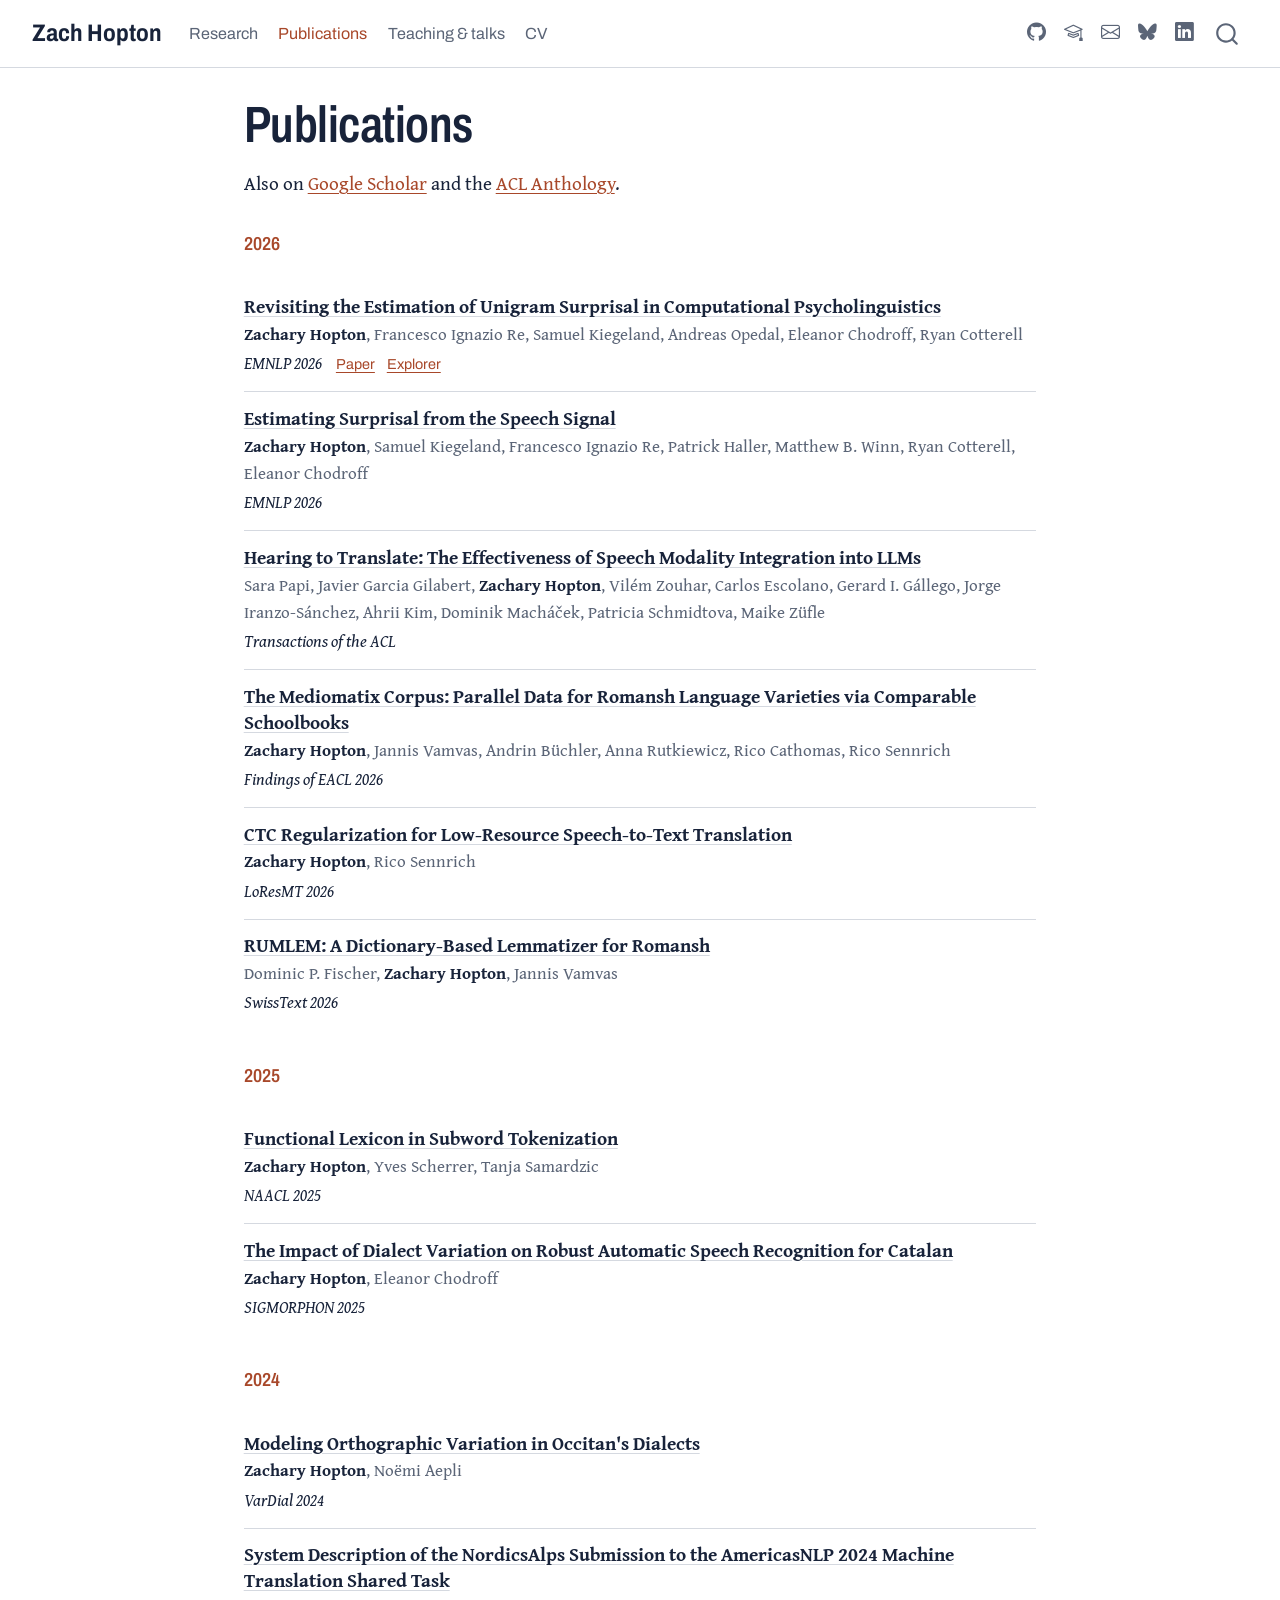
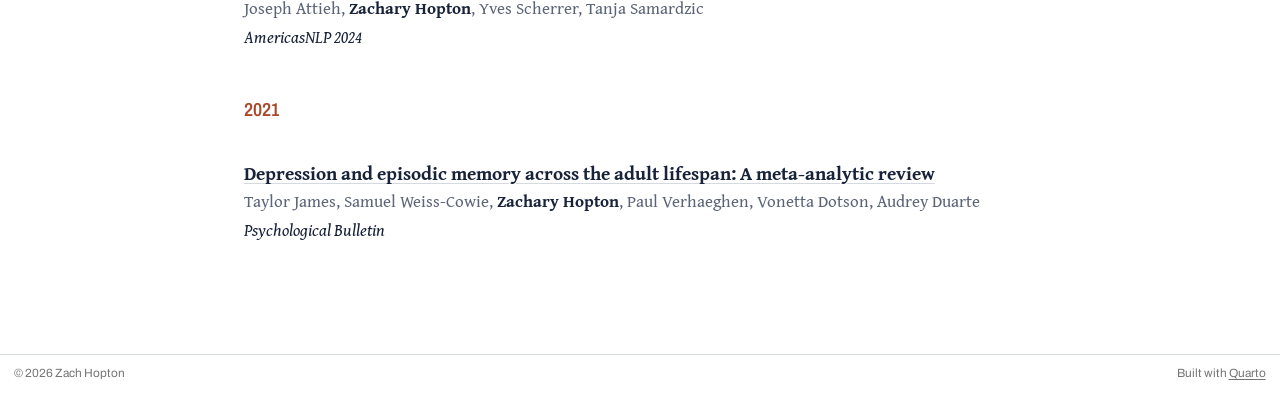
<file: publications.html>
<!DOCTYPE html>
<html xmlns="http://www.w3.org/1999/xhtml" lang="en" xml:lang="en"><head>

<meta charset="utf-8">
<meta name="generator" content="quarto-1.9.38">

<meta name="viewport" content="width=device-width, initial-scale=1.0, user-scalable=yes">


<title>Publications – Zach Hopton</title>
<style>
/* Default styles provided by pandoc.
** See https://pandoc.org/MANUAL.html#variables-for-html for config info.
*/
code{white-space: pre-wrap;}
span.smallcaps{font-variant: small-caps;}
div.columns{display: flex; gap: min(4vw, 1.5em);}
div.column{flex: auto; overflow-x: auto;}
div.hanging-indent{margin-left: 1.5em; text-indent: -1.5em;}
ul.task-list{list-style: none;}
ul.task-list li input[type="checkbox"] {
  width: 0.8em;
  margin: 0 0.8em 0.2em -1em; /* quarto-specific, see https://github.com/quarto-dev/quarto-cli/issues/4556 */ 
  vertical-align: middle;
}
</style>


<script src="site_libs/quarto-nav/quarto-nav.js"></script>
<script src="site_libs/quarto-nav/headroom.min.js"></script>
<script src="site_libs/clipboard/clipboard.min.js"></script>
<script src="site_libs/quarto-search/autocomplete.umd.js"></script>
<script src="site_libs/quarto-search/fuse.min.js"></script>
<script src="site_libs/quarto-search/quarto-search.js"></script>
<meta name="quarto:offset" content="./">
<script src="site_libs/quarto-html/quarto.js" type="module"></script>
<script src="site_libs/quarto-html/tabsets/tabsets.js" type="module"></script>
<script src="site_libs/quarto-html/popper.min.js"></script>
<script src="site_libs/quarto-html/tippy.umd.min.js"></script>
<script src="site_libs/quarto-html/anchor.min.js"></script>
<link href="site_libs/quarto-html/tippy.css" rel="stylesheet">
<link href="site_libs/quarto-html/quarto-syntax-highlighting-15634bcf2e68342d4ad2dfa704d543f6.css" rel="stylesheet" id="quarto-text-highlighting-styles">
<script src="site_libs/bootstrap/bootstrap.min.js"></script>
<link href="site_libs/bootstrap/bootstrap-icons.css" rel="stylesheet">
<link href="site_libs/bootstrap/bootstrap-51df32bf82cceb1c4359a2a63acae36d.min.css" rel="stylesheet" append-hash="true" id="quarto-bootstrap" data-mode="light">
<script id="quarto-search-options" type="application/json">{
  "location": "navbar",
  "copy-button": false,
  "collapse-after": 3,
  "panel-placement": "end",
  "type": "overlay",
  "limit": 50,
  "keyboard-shortcut": [
    "f",
    "/",
    "s"
  ],
  "show-item-context": false,
  "language": {
    "search-no-results-text": "No results",
    "search-matching-documents-text": "matching documents",
    "search-copy-link-title": "Copy link to search",
    "search-hide-matches-text": "Hide additional matches",
    "search-more-match-text": "more match in this document",
    "search-more-matches-text": "more matches in this document",
    "search-clear-button-title": "Clear",
    "search-text-placeholder": "",
    "search-detached-cancel-button-title": "Cancel",
    "search-submit-button-title": "Submit",
    "search-label": "Search"
  }
}</script>
<style>html{ scroll-behavior: smooth; }</style>


</head>

<body class="nav-fixed fullcontent quarto-light">

<div id="quarto-search-results"></div>
  <header id="quarto-header" class="headroom fixed-top">
    <nav class="navbar navbar-expand-lg " data-bs-theme="dark">
      <div class="navbar-container container-fluid">
      <div class="navbar-brand-container mx-auto">
    <a class="navbar-brand" href="./index.html">
    <span class="navbar-title">Zach Hopton</span>
    </a>
  </div>
            <div id="quarto-search" class="" title="Search"></div>
          <button class="navbar-toggler" type="button" data-bs-toggle="collapse" data-bs-target="#navbarCollapse" aria-controls="navbarCollapse" role="menu" aria-expanded="false" aria-label="Toggle navigation" onclick="if (window.quartoToggleHeadroom) { window.quartoToggleHeadroom(); }">
  <span class="navbar-toggler-icon"></span>
</button>
          <div class="collapse navbar-collapse" id="navbarCollapse">
            <ul class="navbar-nav navbar-nav-scroll me-auto">
  <li class="nav-item">
    <a class="nav-link" href="./research.html"> 
<span class="menu-text">Research</span></a>
  </li>  
  <li class="nav-item">
    <a class="nav-link active" href="./publications.html" aria-current="page"> 
<span class="menu-text">Publications</span></a>
  </li>  
  <li class="nav-item">
    <a class="nav-link" href="./teaching.html"> 
<span class="menu-text">Teaching &amp; talks</span></a>
  </li>  
  <li class="nav-item">
    <a class="nav-link" href="./cv.html"> 
<span class="menu-text">CV</span></a>
  </li>  
</ul>
            <ul class="navbar-nav navbar-nav-scroll ms-auto">
  <li class="nav-item compact">
    <a class="nav-link" href="https://github.com/zhopto3"> <i class="bi bi-github" role="img" aria-label="GitHub">
</i> 
<span class="menu-text"></span></a>
  </li>  
  <li class="nav-item compact">
    <a class="nav-link" href="https://scholar.google.com/citations?user=Svcs-n0AAAAJ&amp;hl=en"> <i class="bi bi-mortarboard" role="img" aria-label="Google Scholar">
</i> 
<span class="menu-text"></span></a>
  </li>  
  <li class="nav-item compact">
    <a class="nav-link" href="mailto:zacharywilliam.hopton@uzh.ch"> <i class="bi bi-envelope" role="img" aria-label="Email">
</i> 
<span class="menu-text"></span></a>
  </li>  
  <li class="nav-item compact">
    <a class="nav-link" href="https://bsky.app/profile/zhopto.bsky.social"> <i class="bi bi-bluesky" role="img" aria-label="Bluesky">
</i> 
<span class="menu-text"></span></a>
  </li>  
  <li class="nav-item compact">
    <a class="nav-link" href="https://www.linkedin.com/in/zhopton/"> <i class="bi bi-linkedin" role="img" aria-label="LinkedIn">
</i> 
<span class="menu-text"></span></a>
  </li>  
</ul>
          </div> <!-- /navcollapse -->
            <div class="quarto-navbar-tools">
</div>
      </div> <!-- /container-fluid -->
    </nav>
</header>
<!-- content -->
<div id="quarto-content" class="quarto-container page-columns page-rows-contents page-layout-article page-navbar">
<!-- sidebar -->
<!-- margin-sidebar -->
    
<!-- main -->
<main class="content" id="quarto-document-content">

<header id="title-block-header" class="quarto-title-block default">
<div class="quarto-title">
<h1 class="title">Publications</h1>
</div>



<div class="quarto-title-meta">

    
  
    
  </div>
  


</header>


<p>Also on <a href="https://scholar.google.com/citations?user=Svcs-n0AAAAJ&amp;hl=en">Google Scholar</a> and the <a href="https://aclanthology.org/people/zachary-william-hopton/">ACL Anthology</a>.</p>
<section id="section" class="level2 year">
<h2 class="year anchored" data-anchor-id="section">2026</h2>
<ul class="pubs">
  <li>
    <span class="t"><a href="https://aclanthology.org/2026.emnlp-main.2399/">Revisiting the Estimation of Unigram Surprisal in Computational Psycholinguistics</a></span>
    <span class="a"><b>Zachary Hopton</b>, Francesco Ignazio Re, Samuel Kiegeland, Andreas Opedal, Eleanor Chodroff, Ryan Cotterell</span>
    <span class="v">EMNLP 2026</span>
    <span class="x"><a href="https://aclanthology.org/2026.emnlp-main.2399/">Paper</a><a href="unigram/">Explorer</a></span>
  </li>
  <li>
    <span class="t"><a href="https://aclanthology.org/2026.emnlp-main.2397/">Estimating Surprisal from the Speech Signal</a></span>
    <span class="a"><b>Zachary Hopton</b>, Samuel Kiegeland, Francesco Ignazio Re, Patrick Haller, Matthew B. Winn, Ryan Cotterell, Eleanor Chodroff</span>
    <span class="v">EMNLP 2026</span>
  </li>
  <li>
    <span class="t"><a href="https://aclanthology.org/2026.tacl-1.89/">Hearing to Translate: The Effectiveness of Speech Modality Integration into LLMs</a></span>
    <span class="a">Sara Papi, Javier Garcia Gilabert, <b>Zachary Hopton</b>, Vilém Zouhar, Carlos Escolano, Gerard I. Gállego, Jorge Iranzo-Sánchez, Ahrii Kim, Dominik Macháček, Patricia Schmidtova, Maike Züfle</span>
    <span class="v">Transactions of the ACL</span>
  </li>
  <li>
    <span class="t"><a href="https://aclanthology.org/2026.findings-eacl.16/">The Mediomatix Corpus: Parallel Data for Romansh Language Varieties via Comparable Schoolbooks</a></span>
    <span class="a"><b>Zachary Hopton</b>, Jannis Vamvas, Andrin Büchler, Anna Rutkiewicz, Rico Cathomas, Rico Sennrich</span>
    <span class="v">Findings of EACL 2026</span>
  </li>
  <li>
    <span class="t"><a href="https://aclanthology.org/2026.loresmt-1.15/">CTC Regularization for Low-Resource Speech-to-Text Translation</a></span>
    <span class="a"><b>Zachary Hopton</b>, Rico Sennrich</span>
    <span class="v">LoResMT 2026</span>
  </li>
  <li>
    <span class="t"><a href="https://aclanthology.org/2026.swisstext-1.11/">RUMLEM: A Dictionary-Based Lemmatizer for Romansh</a></span>
    <span class="a">Dominic P. Fischer, <b>Zachary Hopton</b>, Jannis Vamvas</span>
    <span class="v">SwissText 2026</span>
  </li>
</ul>
</section>
<section id="section-1" class="level2 year">
<h2 class="year anchored" data-anchor-id="section-1">2025</h2>
<ul class="pubs">
  <li>
    <span class="t"><a href="https://aclanthology.org/2025.naacl-long.398/">Functional Lexicon in Subword Tokenization</a></span>
    <span class="a"><b>Zachary Hopton</b>, Yves Scherrer, Tanja Samardzic</span>
    <span class="v">NAACL 2025</span>
  </li>
  <li>
    <span class="t"><a href="https://aclanthology.org/2025.sigmorphon-main.3/">The Impact of Dialect Variation on Robust Automatic Speech Recognition for Catalan</a></span>
    <span class="a"><b>Zachary Hopton</b>, Eleanor Chodroff</span>
    <span class="v">SIGMORPHON 2025</span>
  </li>
</ul>
</section>
<section id="section-2" class="level2 year">
<h2 class="year anchored" data-anchor-id="section-2">2024</h2>
<ul class="pubs">
  <li>
    <span class="t"><a href="https://aclanthology.org/2024.vardial-1.6/">Modeling Orthographic Variation in Occitan's Dialects</a></span>
    <span class="a"><b>Zachary Hopton</b>, Noëmi Aepli</span>
    <span class="v">VarDial 2024</span>
  </li>
  <li>
    <span class="t"><a href="https://aclanthology.org/2024.americasnlp-1.18/">System Description of the NordicsAlps Submission to the AmericasNLP 2024 Machine Translation Shared Task</a></span>
    <span class="a">Joseph Attieh, <b>Zachary Hopton</b>, Yves Scherrer, Tanja Samardzic</span>
    <span class="v">AmericasNLP 2024</span>
  </li>
</ul>
</section>
<section id="section-3" class="level2 year">
<h2 class="year anchored" data-anchor-id="section-3">2021</h2>
<ul class="pubs">
  <li>
    <span class="t"><a href="https://psycnet.apa.org/record/2022-40433-003">Depression and episodic memory across the adult lifespan: A meta-analytic review</a></span>
    <span class="a">Taylor James, Samuel Weiss-Cowie, <b>Zachary Hopton</b>, Paul Verhaeghen, Vonetta Dotson, Audrey Duarte</span>
    <span class="v">Psychological Bulletin</span>
  </li>
</ul>


</section>

</main> <!-- /main -->
<script id="quarto-html-after-body" type="application/javascript">
  window.document.addEventListener("DOMContentLoaded", function (event) {
    const icon = "";
    const anchorJS = new window.AnchorJS();
    anchorJS.options = {
      placement: 'right',
      icon: icon
    };
    anchorJS.add('.anchored');
    const isCodeAnnotation = (el) => {
      for (const clz of el.classList) {
        if (clz.startsWith('code-annotation-')) {                     
          return true;
        }
      }
      return false;
    }
    const onCopySuccess = function(e) {
      // button target
      const button = e.trigger;
      // don't keep focus
      button.blur();
      // flash "checked"
      button.classList.add('code-copy-button-checked');
      var currentTitle = button.getAttribute("title");
      button.setAttribute("title", "Copied!");
      let tooltip;
      if (window.bootstrap) {
        button.setAttribute("data-bs-toggle", "tooltip");
        button.setAttribute("data-bs-placement", "left");
        button.setAttribute("data-bs-title", "Copied!");
        tooltip = new bootstrap.Tooltip(button, 
          { trigger: "manual", 
            customClass: "code-copy-button-tooltip",
            offset: [0, -8]});
        tooltip.show();    
      }
      setTimeout(function() {
        if (tooltip) {
          tooltip.hide();
          button.removeAttribute("data-bs-title");
          button.removeAttribute("data-bs-toggle");
          button.removeAttribute("data-bs-placement");
        }
        button.setAttribute("title", currentTitle);
        button.classList.remove('code-copy-button-checked');
      }, 1000);
      // clear code selection
      e.clearSelection();
    }
    const getTextToCopy = function(trigger) {
      const outerScaffold = trigger.parentElement.cloneNode(true);
      const codeEl = outerScaffold.querySelector('code');
      for (const childEl of codeEl.children) {
        if (isCodeAnnotation(childEl)) {
          childEl.remove();
        }
      }
      return codeEl.innerText;
    }
    const clipboard = new window.ClipboardJS('.code-copy-button:not([data-in-quarto-modal])', {
      text: getTextToCopy
    });
    clipboard.on('success', onCopySuccess);
    if (window.document.getElementById('quarto-embedded-source-code-modal')) {
      const clipboardModal = new window.ClipboardJS('.code-copy-button[data-in-quarto-modal]', {
        text: getTextToCopy,
        container: window.document.getElementById('quarto-embedded-source-code-modal')
      });
      clipboardModal.on('success', onCopySuccess);
    }
      var localhostRegex = new RegExp(/^(?:http|https):\/\/localhost\:?[0-9]*\//);
      var mailtoRegex = new RegExp(/^mailto:/);
        var filterRegex = new RegExp("https:\/\/zhopto3\.github\.io");
      var isInternal = (href) => {
          return filterRegex.test(href) || localhostRegex.test(href) || mailtoRegex.test(href);
      }
      // Inspect non-navigation links and adorn them if external
     var links = window.document.querySelectorAll('a[href]:not(.nav-link):not(.navbar-brand):not(.toc-action):not(.sidebar-link):not(.sidebar-item-toggle):not(.pagination-link):not(.no-external):not([aria-hidden]):not(.dropdown-item):not(.quarto-navigation-tool):not(.about-link)');
      for (var i=0; i<links.length; i++) {
        const link = links[i];
        if (!isInternal(link.href)) {
          // undo the damage that might have been done by quarto-nav.js in the case of
          // links that we want to consider external
          if (link.dataset.originalHref !== undefined) {
            link.href = link.dataset.originalHref;
          }
        }
      }
    function tippyHover(el, contentFn, onTriggerFn, onUntriggerFn) {
      const config = {
        allowHTML: true,
        maxWidth: 500,
        delay: 100,
        arrow: false,
        appendTo: function(el) {
            return el.parentElement;
        },
        interactive: true,
        interactiveBorder: 10,
        theme: 'quarto',
        placement: 'bottom-start',
      };
      if (contentFn) {
        config.content = contentFn;
      }
      if (onTriggerFn) {
        config.onTrigger = onTriggerFn;
      }
      if (onUntriggerFn) {
        config.onUntrigger = onUntriggerFn;
      }
      window.tippy(el, config); 
    }
    const noterefs = window.document.querySelectorAll('a[role="doc-noteref"]');
    for (var i=0; i<noterefs.length; i++) {
      const ref = noterefs[i];
      tippyHover(ref, function() {
        // use id or data attribute instead here
        let href = ref.getAttribute('data-footnote-href') || ref.getAttribute('href');
        try { href = new URL(href).hash; } catch {}
        const id = href.replace(/^#\/?/, "");
        const note = window.document.getElementById(id);
        if (note) {
          return note.innerHTML;
        } else {
          return "";
        }
      });
    }
    const xrefs = window.document.querySelectorAll('a.quarto-xref');
    const processXRef = (id, note) => {
      // Strip column container classes
      const stripColumnClz = (el) => {
        el.classList.remove("page-full", "page-columns");
        if (el.children) {
          for (const child of el.children) {
            stripColumnClz(child);
          }
        }
      }
      stripColumnClz(note)
      if (id === null || id.startsWith('sec-')) {
        // Special case sections, only their first couple elements
        const container = document.createElement("div");
        if (note.children && note.children.length > 2) {
          container.appendChild(note.children[0].cloneNode(true));
          for (let i = 1; i < note.children.length; i++) {
            const child = note.children[i];
            if (child.tagName === "P" && child.innerText === "") {
              continue;
            } else {
              container.appendChild(child.cloneNode(true));
              break;
            }
          }
          if (window.Quarto?.typesetMath) {
            window.Quarto.typesetMath(container);
          }
          return container.innerHTML
        } else {
          if (window.Quarto?.typesetMath) {
            window.Quarto.typesetMath(note);
          }
          return note.innerHTML;
        }
      } else {
        // Remove any anchor links if they are present
        const anchorLink = note.querySelector('a.anchorjs-link');
        if (anchorLink) {
          anchorLink.remove();
        }
        if (window.Quarto?.typesetMath) {
          window.Quarto.typesetMath(note);
        }
        if (note.classList.contains("callout")) {
          return note.outerHTML;
        } else {
          return note.innerHTML;
        }
      }
    }
    for (var i=0; i<xrefs.length; i++) {
      const xref = xrefs[i];
      tippyHover(xref, undefined, function(instance) {
        instance.disable();
        let url = xref.getAttribute('href');
        let hash = undefined; 
        if (url.startsWith('#')) {
          hash = url;
        } else {
          try { hash = new URL(url).hash; } catch {}
        }
        if (hash) {
          const id = hash.replace(/^#\/?/, "");
          const note = window.document.getElementById(id);
          if (note !== null) {
            try {
              const html = processXRef(id, note.cloneNode(true));
              instance.setContent(html);
            } finally {
              instance.enable();
              instance.show();
            }
          } else {
            // See if we can fetch this
            fetch(url.split('#')[0])
            .then(res => res.text())
            .then(html => {
              const parser = new DOMParser();
              const htmlDoc = parser.parseFromString(html, "text/html");
              const note = htmlDoc.getElementById(id);
              if (note !== null) {
                const html = processXRef(id, note);
                instance.setContent(html);
              } 
            }).finally(() => {
              instance.enable();
              instance.show();
            });
          }
        } else {
          // See if we can fetch a full url (with no hash to target)
          // This is a special case and we should probably do some content thinning / targeting
          fetch(url)
          .then(res => res.text())
          .then(html => {
            const parser = new DOMParser();
            const htmlDoc = parser.parseFromString(html, "text/html");
            const note = htmlDoc.querySelector('main.content');
            if (note !== null) {
              // This should only happen for chapter cross references
              // (since there is no id in the URL)
              // remove the first header
              if (note.children.length > 0 && note.children[0].tagName === "HEADER") {
                note.children[0].remove();
              }
              const html = processXRef(null, note);
              instance.setContent(html);
            } 
          }).finally(() => {
            instance.enable();
            instance.show();
          });
        }
      }, function(instance) {
      });
    }
        let selectedAnnoteEl;
        const selectorForAnnotation = ( cell, annotation) => {
          let cellAttr = 'data-code-cell="' + cell + '"';
          let lineAttr = 'data-code-annotation="' +  annotation + '"';
          const selector = 'span[' + cellAttr + '][' + lineAttr + ']';
          return selector;
        }
        const selectCodeLines = (annoteEl) => {
          const doc = window.document;
          const targetCell = annoteEl.getAttribute("data-target-cell");
          const targetAnnotation = annoteEl.getAttribute("data-target-annotation");
          const annoteSpan = window.document.querySelector(selectorForAnnotation(targetCell, targetAnnotation));
          const lines = annoteSpan.getAttribute("data-code-lines").split(",");
          const lineIds = lines.map((line) => {
            return targetCell + "-" + line;
          })
          let top = null;
          let height = null;
          let parent = null;
          if (lineIds.length > 0) {
              //compute the position of the single el (top and bottom and make a div)
              const el = window.document.getElementById(lineIds[0]);
              top = el.offsetTop;
              height = el.offsetHeight;
              parent = el.parentElement.parentElement;
            if (lineIds.length > 1) {
              const lastEl = window.document.getElementById(lineIds[lineIds.length - 1]);
              const bottom = lastEl.offsetTop + lastEl.offsetHeight;
              height = bottom - top;
            }
            if (top !== null && height !== null && parent !== null) {
              // cook up a div (if necessary) and position it 
              let div = window.document.getElementById("code-annotation-line-highlight");
              if (div === null) {
                div = window.document.createElement("div");
                div.setAttribute("id", "code-annotation-line-highlight");
                div.style.position = 'absolute';
                parent.appendChild(div);
              }
              div.style.top = top - 2 + "px";
              div.style.height = height + 4 + "px";
              div.style.left = 0;
              let gutterDiv = window.document.getElementById("code-annotation-line-highlight-gutter");
              if (gutterDiv === null) {
                gutterDiv = window.document.createElement("div");
                gutterDiv.setAttribute("id", "code-annotation-line-highlight-gutter");
                gutterDiv.style.position = 'absolute';
                const codeCell = window.document.getElementById(targetCell);
                const gutter = codeCell.querySelector('.code-annotation-gutter');
                gutter.appendChild(gutterDiv);
              }
              gutterDiv.style.top = top - 2 + "px";
              gutterDiv.style.height = height + 4 + "px";
            }
            selectedAnnoteEl = annoteEl;
          }
        };
        const unselectCodeLines = () => {
          const elementsIds = ["code-annotation-line-highlight", "code-annotation-line-highlight-gutter"];
          elementsIds.forEach((elId) => {
            const div = window.document.getElementById(elId);
            if (div) {
              div.remove();
            }
          });
          selectedAnnoteEl = undefined;
        };
          // Handle positioning of the toggle
      window.addEventListener(
        "resize",
        throttle(() => {
          elRect = undefined;
          if (selectedAnnoteEl) {
            selectCodeLines(selectedAnnoteEl);
          }
        }, 10)
      );
      function throttle(fn, ms) {
      let throttle = false;
      let timer;
        return (...args) => {
          if(!throttle) { // first call gets through
              fn.apply(this, args);
              throttle = true;
          } else { // all the others get throttled
              if(timer) clearTimeout(timer); // cancel #2
              timer = setTimeout(() => {
                fn.apply(this, args);
                timer = throttle = false;
              }, ms);
          }
        };
      }
        // Attach click handler to the DT
        const annoteDls = window.document.querySelectorAll('dt[data-target-cell]');
        for (const annoteDlNode of annoteDls) {
          annoteDlNode.addEventListener('click', (event) => {
            const clickedEl = event.target;
            if (clickedEl !== selectedAnnoteEl) {
              unselectCodeLines();
              const activeEl = window.document.querySelector('dt[data-target-cell].code-annotation-active');
              if (activeEl) {
                activeEl.classList.remove('code-annotation-active');
              }
              selectCodeLines(clickedEl);
              clickedEl.classList.add('code-annotation-active');
            } else {
              // Unselect the line
              unselectCodeLines();
              clickedEl.classList.remove('code-annotation-active');
            }
          });
        }
    const findCites = (el) => {
      const parentEl = el.parentElement;
      if (parentEl) {
        const cites = parentEl.dataset.cites;
        if (cites) {
          return {
            el,
            cites: cites.split(' ')
          };
        } else {
          return findCites(el.parentElement)
        }
      } else {
        return undefined;
      }
    };
    var bibliorefs = window.document.querySelectorAll('a[role="doc-biblioref"]');
    for (var i=0; i<bibliorefs.length; i++) {
      const ref = bibliorefs[i];
      const citeInfo = findCites(ref);
      if (citeInfo) {
        tippyHover(citeInfo.el, function() {
          var popup = window.document.createElement('div');
          citeInfo.cites.forEach(function(cite) {
            var citeDiv = window.document.createElement('div');
            citeDiv.classList.add('hanging-indent');
            citeDiv.classList.add('csl-entry');
            var biblioDiv = window.document.getElementById('ref-' + cite);
            if (biblioDiv) {
              citeDiv.innerHTML = biblioDiv.innerHTML;
            }
            popup.appendChild(citeDiv);
          });
          return popup.innerHTML;
        });
      }
    }
  });
  </script>
</div> <!-- /content -->
<footer class="footer">
  <div class="nav-footer">
    <div class="nav-footer-left">
<p>© 2026 Zach Hopton</p>
</div>   
    <div class="nav-footer-center">
      &nbsp;
    </div>
    <div class="nav-footer-right">
<p>Built with <a href="https://quarto.org">Quarto</a></p>
</div>
  </div>
</footer>




<script src="site_libs/quarto-html/zenscroll-min.js"></script>
</body></html>
</file>
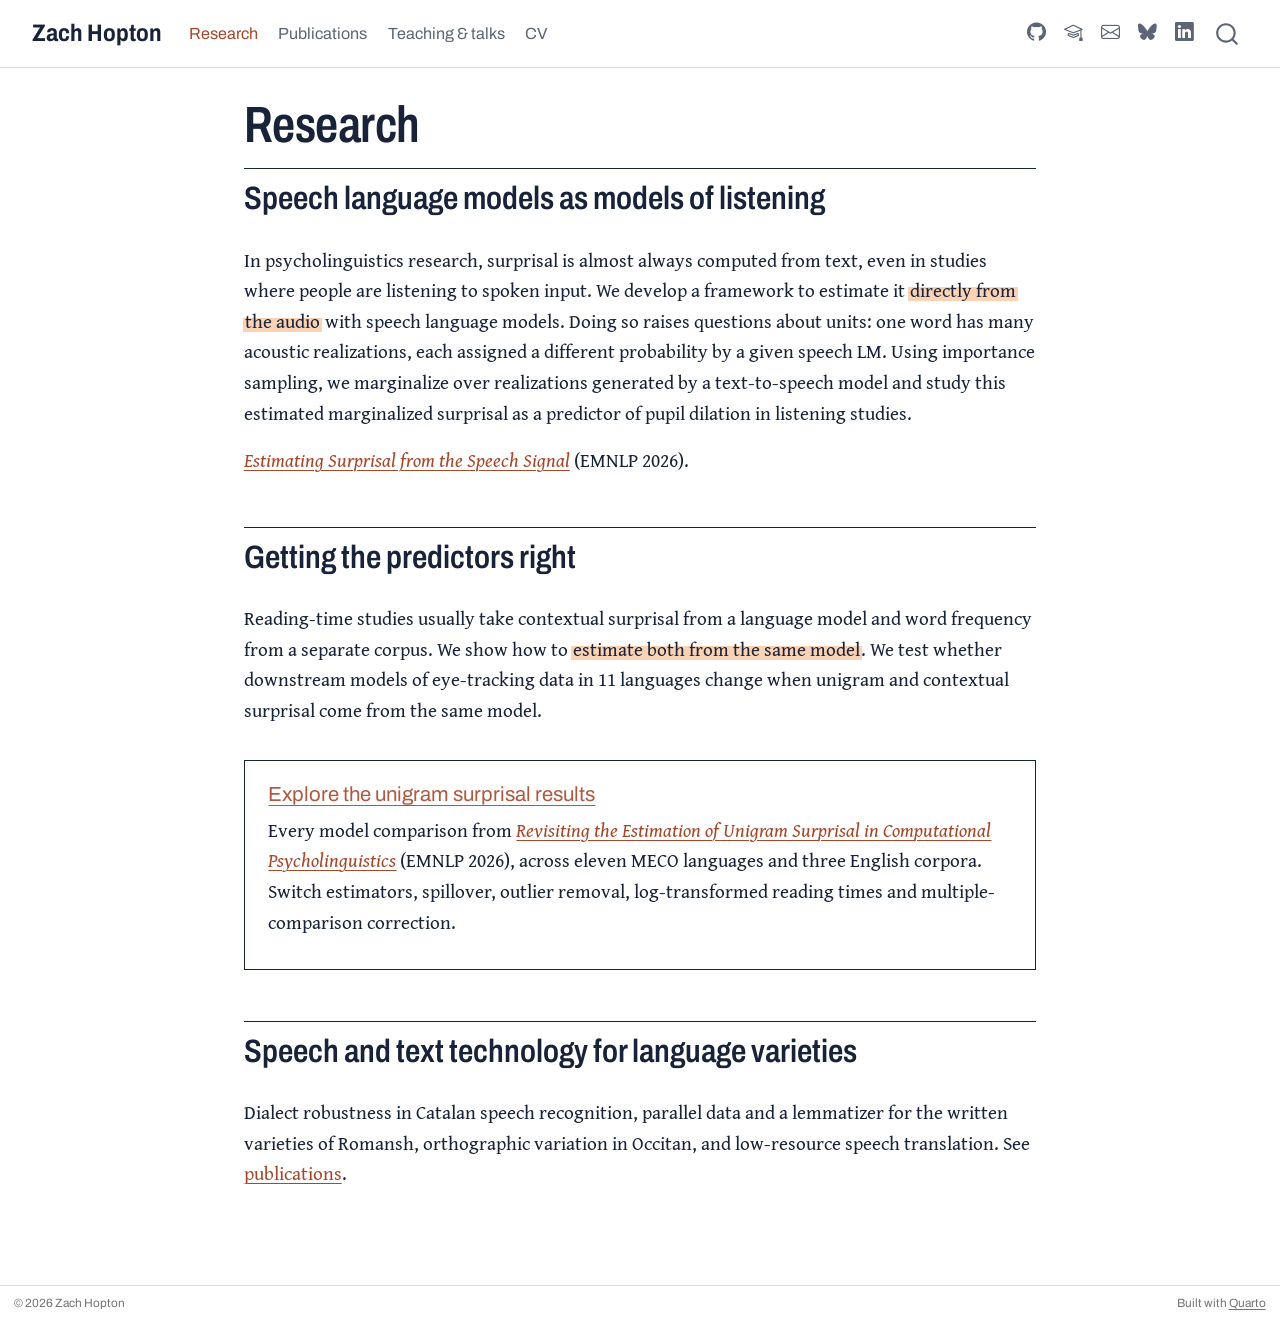
<file: research.html>
<!DOCTYPE html>
<html xmlns="http://www.w3.org/1999/xhtml" lang="en" xml:lang="en"><head>

<meta charset="utf-8">
<meta name="generator" content="quarto-1.9.38">

<meta name="viewport" content="width=device-width, initial-scale=1.0, user-scalable=yes">


<title>Research – Zach Hopton</title>
<style>
/* Default styles provided by pandoc.
** See https://pandoc.org/MANUAL.html#variables-for-html for config info.
*/
code{white-space: pre-wrap;}
span.smallcaps{font-variant: small-caps;}
div.columns{display: flex; gap: min(4vw, 1.5em);}
div.column{flex: auto; overflow-x: auto;}
div.hanging-indent{margin-left: 1.5em; text-indent: -1.5em;}
ul.task-list{list-style: none;}
ul.task-list li input[type="checkbox"] {
  width: 0.8em;
  margin: 0 0.8em 0.2em -1em; /* quarto-specific, see https://github.com/quarto-dev/quarto-cli/issues/4556 */ 
  vertical-align: middle;
}
</style>


<script src="site_libs/quarto-nav/quarto-nav.js"></script>
<script src="site_libs/quarto-nav/headroom.min.js"></script>
<script src="site_libs/clipboard/clipboard.min.js"></script>
<script src="site_libs/quarto-search/autocomplete.umd.js"></script>
<script src="site_libs/quarto-search/fuse.min.js"></script>
<script src="site_libs/quarto-search/quarto-search.js"></script>
<meta name="quarto:offset" content="./">
<script src="site_libs/quarto-html/quarto.js" type="module"></script>
<script src="site_libs/quarto-html/tabsets/tabsets.js" type="module"></script>
<script src="site_libs/quarto-html/popper.min.js"></script>
<script src="site_libs/quarto-html/tippy.umd.min.js"></script>
<script src="site_libs/quarto-html/anchor.min.js"></script>
<link href="site_libs/quarto-html/tippy.css" rel="stylesheet">
<link href="site_libs/quarto-html/quarto-syntax-highlighting-15634bcf2e68342d4ad2dfa704d543f6.css" rel="stylesheet" id="quarto-text-highlighting-styles">
<script src="site_libs/bootstrap/bootstrap.min.js"></script>
<link href="site_libs/bootstrap/bootstrap-icons.css" rel="stylesheet">
<link href="site_libs/bootstrap/bootstrap-51df32bf82cceb1c4359a2a63acae36d.min.css" rel="stylesheet" append-hash="true" id="quarto-bootstrap" data-mode="light">
<script id="quarto-search-options" type="application/json">{
  "location": "navbar",
  "copy-button": false,
  "collapse-after": 3,
  "panel-placement": "end",
  "type": "overlay",
  "limit": 50,
  "keyboard-shortcut": [
    "f",
    "/",
    "s"
  ],
  "show-item-context": false,
  "language": {
    "search-no-results-text": "No results",
    "search-matching-documents-text": "matching documents",
    "search-copy-link-title": "Copy link to search",
    "search-hide-matches-text": "Hide additional matches",
    "search-more-match-text": "more match in this document",
    "search-more-matches-text": "more matches in this document",
    "search-clear-button-title": "Clear",
    "search-text-placeholder": "",
    "search-detached-cancel-button-title": "Cancel",
    "search-submit-button-title": "Submit",
    "search-label": "Search"
  }
}</script>
<style>html{ scroll-behavior: smooth; }</style>


</head>

<body class="nav-fixed fullcontent quarto-light">

<div id="quarto-search-results"></div>
  <header id="quarto-header" class="headroom fixed-top">
    <nav class="navbar navbar-expand-lg " data-bs-theme="dark">
      <div class="navbar-container container-fluid">
      <div class="navbar-brand-container mx-auto">
    <a class="navbar-brand" href="./index.html">
    <span class="navbar-title">Zach Hopton</span>
    </a>
  </div>
            <div id="quarto-search" class="" title="Search"></div>
          <button class="navbar-toggler" type="button" data-bs-toggle="collapse" data-bs-target="#navbarCollapse" aria-controls="navbarCollapse" role="menu" aria-expanded="false" aria-label="Toggle navigation" onclick="if (window.quartoToggleHeadroom) { window.quartoToggleHeadroom(); }">
  <span class="navbar-toggler-icon"></span>
</button>
          <div class="collapse navbar-collapse" id="navbarCollapse">
            <ul class="navbar-nav navbar-nav-scroll me-auto">
  <li class="nav-item">
    <a class="nav-link active" href="./research.html" aria-current="page"> 
<span class="menu-text">Research</span></a>
  </li>  
  <li class="nav-item">
    <a class="nav-link" href="./publications.html"> 
<span class="menu-text">Publications</span></a>
  </li>  
  <li class="nav-item">
    <a class="nav-link" href="./teaching.html"> 
<span class="menu-text">Teaching &amp; talks</span></a>
  </li>  
  <li class="nav-item">
    <a class="nav-link" href="./cv.html"> 
<span class="menu-text">CV</span></a>
  </li>  
</ul>
            <ul class="navbar-nav navbar-nav-scroll ms-auto">
  <li class="nav-item compact">
    <a class="nav-link" href="https://github.com/zhopto3"> <i class="bi bi-github" role="img" aria-label="GitHub">
</i> 
<span class="menu-text"></span></a>
  </li>  
  <li class="nav-item compact">
    <a class="nav-link" href="https://scholar.google.com/citations?user=Svcs-n0AAAAJ&amp;hl=en"> <i class="bi bi-mortarboard" role="img" aria-label="Google Scholar">
</i> 
<span class="menu-text"></span></a>
  </li>  
  <li class="nav-item compact">
    <a class="nav-link" href="mailto:zacharywilliam.hopton@uzh.ch"> <i class="bi bi-envelope" role="img" aria-label="Email">
</i> 
<span class="menu-text"></span></a>
  </li>  
  <li class="nav-item compact">
    <a class="nav-link" href="https://bsky.app/profile/zhopto.bsky.social"> <i class="bi bi-bluesky" role="img" aria-label="Bluesky">
</i> 
<span class="menu-text"></span></a>
  </li>  
  <li class="nav-item compact">
    <a class="nav-link" href="https://www.linkedin.com/in/zhopton/"> <i class="bi bi-linkedin" role="img" aria-label="LinkedIn">
</i> 
<span class="menu-text"></span></a>
  </li>  
</ul>
          </div> <!-- /navcollapse -->
            <div class="quarto-navbar-tools">
</div>
      </div> <!-- /container-fluid -->
    </nav>
</header>
<!-- content -->
<div id="quarto-content" class="quarto-container page-columns page-rows-contents page-layout-article page-navbar">
<!-- sidebar -->
<!-- margin-sidebar -->
    
<!-- main -->
<main class="content" id="quarto-document-content">

<header id="title-block-header" class="quarto-title-block default">
<div class="quarto-title">
<h1 class="title">Research</h1>
</div>



<div class="quarto-title-meta">

    
  
    
  </div>
  


</header>


<section id="speech-language-models-as-models-of-listening" class="level2">
<h2 class="anchored" data-anchor-id="speech-language-models-as-models-of-listening">Speech language models as models of listening</h2>
<p>In psycholinguistics research, surprisal is almost always computed from text, even in studies where people are listening to spoken input. We develop a framework to estimate it <span class="hl">directly from the audio</span> with speech language models. Doing so raises questions about units: one word has many acoustic realizations, each assigned a different probability by a given speech LM. Using importance sampling, we marginalize over realizations generated by a text-to-speech model and study this estimated marginalized surprisal as a predictor of pupil dilation in listening studies.</p>
<p><a href="https://aclanthology.org/2026.emnlp-main.2397/"><em>Estimating Surprisal from the Speech Signal</em></a> (EMNLP 2026).</p>
</section>
<section id="getting-the-predictors-right" class="level2">
<h2 class="anchored" data-anchor-id="getting-the-predictors-right">Getting the predictors right</h2>
<p>Reading-time studies usually take contextual surprisal from a language model and word frequency from a separate corpus. We show how to <span class="hl">estimate both from the same model</span>. We test whether downstream models of eye-tracking data in 11 languages change when unigram and contextual surprisal come from the same model.</p>
<section id="explore-the-unigram-surprisal-results" class="level3 feature">
<h3 class="anchored" data-anchor-id="explore-the-unigram-surprisal-results"><a href="./unigram/index.html">Explore the unigram surprisal results</a></h3>
<p>Every model comparison from <a href="https://aclanthology.org/2026.emnlp-main.2399/"><em>Revisiting the Estimation of Unigram Surprisal in Computational Psycholinguistics</em></a> (EMNLP 2026), across eleven MECO languages and three English corpora. Switch estimators, spillover, outlier removal, log-transformed reading times and multiple-comparison correction.</p>
</section>
</section>
<section id="speech-and-text-technology-for-language-varieties" class="level2">
<h2 class="anchored" data-anchor-id="speech-and-text-technology-for-language-varieties">Speech and text technology for language varieties</h2>
<p>Dialect robustness in Catalan speech recognition, parallel data and a lemmatizer for the written varieties of Romansh, orthographic variation in Occitan, and low-resource speech translation. See <a href="./publications.html">publications</a>.</p>


</section>

</main> <!-- /main -->
<script id="quarto-html-after-body" type="application/javascript">
  window.document.addEventListener("DOMContentLoaded", function (event) {
    const icon = "";
    const anchorJS = new window.AnchorJS();
    anchorJS.options = {
      placement: 'right',
      icon: icon
    };
    anchorJS.add('.anchored');
    const isCodeAnnotation = (el) => {
      for (const clz of el.classList) {
        if (clz.startsWith('code-annotation-')) {                     
          return true;
        }
      }
      return false;
    }
    const onCopySuccess = function(e) {
      // button target
      const button = e.trigger;
      // don't keep focus
      button.blur();
      // flash "checked"
      button.classList.add('code-copy-button-checked');
      var currentTitle = button.getAttribute("title");
      button.setAttribute("title", "Copied!");
      let tooltip;
      if (window.bootstrap) {
        button.setAttribute("data-bs-toggle", "tooltip");
        button.setAttribute("data-bs-placement", "left");
        button.setAttribute("data-bs-title", "Copied!");
        tooltip = new bootstrap.Tooltip(button, 
          { trigger: "manual", 
            customClass: "code-copy-button-tooltip",
            offset: [0, -8]});
        tooltip.show();    
      }
      setTimeout(function() {
        if (tooltip) {
          tooltip.hide();
          button.removeAttribute("data-bs-title");
          button.removeAttribute("data-bs-toggle");
          button.removeAttribute("data-bs-placement");
        }
        button.setAttribute("title", currentTitle);
        button.classList.remove('code-copy-button-checked');
      }, 1000);
      // clear code selection
      e.clearSelection();
    }
    const getTextToCopy = function(trigger) {
      const outerScaffold = trigger.parentElement.cloneNode(true);
      const codeEl = outerScaffold.querySelector('code');
      for (const childEl of codeEl.children) {
        if (isCodeAnnotation(childEl)) {
          childEl.remove();
        }
      }
      return codeEl.innerText;
    }
    const clipboard = new window.ClipboardJS('.code-copy-button:not([data-in-quarto-modal])', {
      text: getTextToCopy
    });
    clipboard.on('success', onCopySuccess);
    if (window.document.getElementById('quarto-embedded-source-code-modal')) {
      const clipboardModal = new window.ClipboardJS('.code-copy-button[data-in-quarto-modal]', {
        text: getTextToCopy,
        container: window.document.getElementById('quarto-embedded-source-code-modal')
      });
      clipboardModal.on('success', onCopySuccess);
    }
      var localhostRegex = new RegExp(/^(?:http|https):\/\/localhost\:?[0-9]*\//);
      var mailtoRegex = new RegExp(/^mailto:/);
        var filterRegex = new RegExp("https:\/\/zhopto3\.github\.io");
      var isInternal = (href) => {
          return filterRegex.test(href) || localhostRegex.test(href) || mailtoRegex.test(href);
      }
      // Inspect non-navigation links and adorn them if external
     var links = window.document.querySelectorAll('a[href]:not(.nav-link):not(.navbar-brand):not(.toc-action):not(.sidebar-link):not(.sidebar-item-toggle):not(.pagination-link):not(.no-external):not([aria-hidden]):not(.dropdown-item):not(.quarto-navigation-tool):not(.about-link)');
      for (var i=0; i<links.length; i++) {
        const link = links[i];
        if (!isInternal(link.href)) {
          // undo the damage that might have been done by quarto-nav.js in the case of
          // links that we want to consider external
          if (link.dataset.originalHref !== undefined) {
            link.href = link.dataset.originalHref;
          }
        }
      }
    function tippyHover(el, contentFn, onTriggerFn, onUntriggerFn) {
      const config = {
        allowHTML: true,
        maxWidth: 500,
        delay: 100,
        arrow: false,
        appendTo: function(el) {
            return el.parentElement;
        },
        interactive: true,
        interactiveBorder: 10,
        theme: 'quarto',
        placement: 'bottom-start',
      };
      if (contentFn) {
        config.content = contentFn;
      }
      if (onTriggerFn) {
        config.onTrigger = onTriggerFn;
      }
      if (onUntriggerFn) {
        config.onUntrigger = onUntriggerFn;
      }
      window.tippy(el, config); 
    }
    const noterefs = window.document.querySelectorAll('a[role="doc-noteref"]');
    for (var i=0; i<noterefs.length; i++) {
      const ref = noterefs[i];
      tippyHover(ref, function() {
        // use id or data attribute instead here
        let href = ref.getAttribute('data-footnote-href') || ref.getAttribute('href');
        try { href = new URL(href).hash; } catch {}
        const id = href.replace(/^#\/?/, "");
        const note = window.document.getElementById(id);
        if (note) {
          return note.innerHTML;
        } else {
          return "";
        }
      });
    }
    const xrefs = window.document.querySelectorAll('a.quarto-xref');
    const processXRef = (id, note) => {
      // Strip column container classes
      const stripColumnClz = (el) => {
        el.classList.remove("page-full", "page-columns");
        if (el.children) {
          for (const child of el.children) {
            stripColumnClz(child);
          }
        }
      }
      stripColumnClz(note)
      if (id === null || id.startsWith('sec-')) {
        // Special case sections, only their first couple elements
        const container = document.createElement("div");
        if (note.children && note.children.length > 2) {
          container.appendChild(note.children[0].cloneNode(true));
          for (let i = 1; i < note.children.length; i++) {
            const child = note.children[i];
            if (child.tagName === "P" && child.innerText === "") {
              continue;
            } else {
              container.appendChild(child.cloneNode(true));
              break;
            }
          }
          if (window.Quarto?.typesetMath) {
            window.Quarto.typesetMath(container);
          }
          return container.innerHTML
        } else {
          if (window.Quarto?.typesetMath) {
            window.Quarto.typesetMath(note);
          }
          return note.innerHTML;
        }
      } else {
        // Remove any anchor links if they are present
        const anchorLink = note.querySelector('a.anchorjs-link');
        if (anchorLink) {
          anchorLink.remove();
        }
        if (window.Quarto?.typesetMath) {
          window.Quarto.typesetMath(note);
        }
        if (note.classList.contains("callout")) {
          return note.outerHTML;
        } else {
          return note.innerHTML;
        }
      }
    }
    for (var i=0; i<xrefs.length; i++) {
      const xref = xrefs[i];
      tippyHover(xref, undefined, function(instance) {
        instance.disable();
        let url = xref.getAttribute('href');
        let hash = undefined; 
        if (url.startsWith('#')) {
          hash = url;
        } else {
          try { hash = new URL(url).hash; } catch {}
        }
        if (hash) {
          const id = hash.replace(/^#\/?/, "");
          const note = window.document.getElementById(id);
          if (note !== null) {
            try {
              const html = processXRef(id, note.cloneNode(true));
              instance.setContent(html);
            } finally {
              instance.enable();
              instance.show();
            }
          } else {
            // See if we can fetch this
            fetch(url.split('#')[0])
            .then(res => res.text())
            .then(html => {
              const parser = new DOMParser();
              const htmlDoc = parser.parseFromString(html, "text/html");
              const note = htmlDoc.getElementById(id);
              if (note !== null) {
                const html = processXRef(id, note);
                instance.setContent(html);
              } 
            }).finally(() => {
              instance.enable();
              instance.show();
            });
          }
        } else {
          // See if we can fetch a full url (with no hash to target)
          // This is a special case and we should probably do some content thinning / targeting
          fetch(url)
          .then(res => res.text())
          .then(html => {
            const parser = new DOMParser();
            const htmlDoc = parser.parseFromString(html, "text/html");
            const note = htmlDoc.querySelector('main.content');
            if (note !== null) {
              // This should only happen for chapter cross references
              // (since there is no id in the URL)
              // remove the first header
              if (note.children.length > 0 && note.children[0].tagName === "HEADER") {
                note.children[0].remove();
              }
              const html = processXRef(null, note);
              instance.setContent(html);
            } 
          }).finally(() => {
            instance.enable();
            instance.show();
          });
        }
      }, function(instance) {
      });
    }
        let selectedAnnoteEl;
        const selectorForAnnotation = ( cell, annotation) => {
          let cellAttr = 'data-code-cell="' + cell + '"';
          let lineAttr = 'data-code-annotation="' +  annotation + '"';
          const selector = 'span[' + cellAttr + '][' + lineAttr + ']';
          return selector;
        }
        const selectCodeLines = (annoteEl) => {
          const doc = window.document;
          const targetCell = annoteEl.getAttribute("data-target-cell");
          const targetAnnotation = annoteEl.getAttribute("data-target-annotation");
          const annoteSpan = window.document.querySelector(selectorForAnnotation(targetCell, targetAnnotation));
          const lines = annoteSpan.getAttribute("data-code-lines").split(",");
          const lineIds = lines.map((line) => {
            return targetCell + "-" + line;
          })
          let top = null;
          let height = null;
          let parent = null;
          if (lineIds.length > 0) {
              //compute the position of the single el (top and bottom and make a div)
              const el = window.document.getElementById(lineIds[0]);
              top = el.offsetTop;
              height = el.offsetHeight;
              parent = el.parentElement.parentElement;
            if (lineIds.length > 1) {
              const lastEl = window.document.getElementById(lineIds[lineIds.length - 1]);
              const bottom = lastEl.offsetTop + lastEl.offsetHeight;
              height = bottom - top;
            }
            if (top !== null && height !== null && parent !== null) {
              // cook up a div (if necessary) and position it 
              let div = window.document.getElementById("code-annotation-line-highlight");
              if (div === null) {
                div = window.document.createElement("div");
                div.setAttribute("id", "code-annotation-line-highlight");
                div.style.position = 'absolute';
                parent.appendChild(div);
              }
              div.style.top = top - 2 + "px";
              div.style.height = height + 4 + "px";
              div.style.left = 0;
              let gutterDiv = window.document.getElementById("code-annotation-line-highlight-gutter");
              if (gutterDiv === null) {
                gutterDiv = window.document.createElement("div");
                gutterDiv.setAttribute("id", "code-annotation-line-highlight-gutter");
                gutterDiv.style.position = 'absolute';
                const codeCell = window.document.getElementById(targetCell);
                const gutter = codeCell.querySelector('.code-annotation-gutter');
                gutter.appendChild(gutterDiv);
              }
              gutterDiv.style.top = top - 2 + "px";
              gutterDiv.style.height = height + 4 + "px";
            }
            selectedAnnoteEl = annoteEl;
          }
        };
        const unselectCodeLines = () => {
          const elementsIds = ["code-annotation-line-highlight", "code-annotation-line-highlight-gutter"];
          elementsIds.forEach((elId) => {
            const div = window.document.getElementById(elId);
            if (div) {
              div.remove();
            }
          });
          selectedAnnoteEl = undefined;
        };
          // Handle positioning of the toggle
      window.addEventListener(
        "resize",
        throttle(() => {
          elRect = undefined;
          if (selectedAnnoteEl) {
            selectCodeLines(selectedAnnoteEl);
          }
        }, 10)
      );
      function throttle(fn, ms) {
      let throttle = false;
      let timer;
        return (...args) => {
          if(!throttle) { // first call gets through
              fn.apply(this, args);
              throttle = true;
          } else { // all the others get throttled
              if(timer) clearTimeout(timer); // cancel #2
              timer = setTimeout(() => {
                fn.apply(this, args);
                timer = throttle = false;
              }, ms);
          }
        };
      }
        // Attach click handler to the DT
        const annoteDls = window.document.querySelectorAll('dt[data-target-cell]');
        for (const annoteDlNode of annoteDls) {
          annoteDlNode.addEventListener('click', (event) => {
            const clickedEl = event.target;
            if (clickedEl !== selectedAnnoteEl) {
              unselectCodeLines();
              const activeEl = window.document.querySelector('dt[data-target-cell].code-annotation-active');
              if (activeEl) {
                activeEl.classList.remove('code-annotation-active');
              }
              selectCodeLines(clickedEl);
              clickedEl.classList.add('code-annotation-active');
            } else {
              // Unselect the line
              unselectCodeLines();
              clickedEl.classList.remove('code-annotation-active');
            }
          });
        }
    const findCites = (el) => {
      const parentEl = el.parentElement;
      if (parentEl) {
        const cites = parentEl.dataset.cites;
        if (cites) {
          return {
            el,
            cites: cites.split(' ')
          };
        } else {
          return findCites(el.parentElement)
        }
      } else {
        return undefined;
      }
    };
    var bibliorefs = window.document.querySelectorAll('a[role="doc-biblioref"]');
    for (var i=0; i<bibliorefs.length; i++) {
      const ref = bibliorefs[i];
      const citeInfo = findCites(ref);
      if (citeInfo) {
        tippyHover(citeInfo.el, function() {
          var popup = window.document.createElement('div');
          citeInfo.cites.forEach(function(cite) {
            var citeDiv = window.document.createElement('div');
            citeDiv.classList.add('hanging-indent');
            citeDiv.classList.add('csl-entry');
            var biblioDiv = window.document.getElementById('ref-' + cite);
            if (biblioDiv) {
              citeDiv.innerHTML = biblioDiv.innerHTML;
            }
            popup.appendChild(citeDiv);
          });
          return popup.innerHTML;
        });
      }
    }
  });
  </script>
</div> <!-- /content -->
<footer class="footer">
  <div class="nav-footer">
    <div class="nav-footer-left">
<p>© 2026 Zach Hopton</p>
</div>   
    <div class="nav-footer-center">
      &nbsp;
    </div>
    <div class="nav-footer-right">
<p>Built with <a href="https://quarto.org">Quarto</a></p>
</div>
  </div>
</footer>




<script src="site_libs/quarto-html/zenscroll-min.js"></script>
</body></html>
</file>
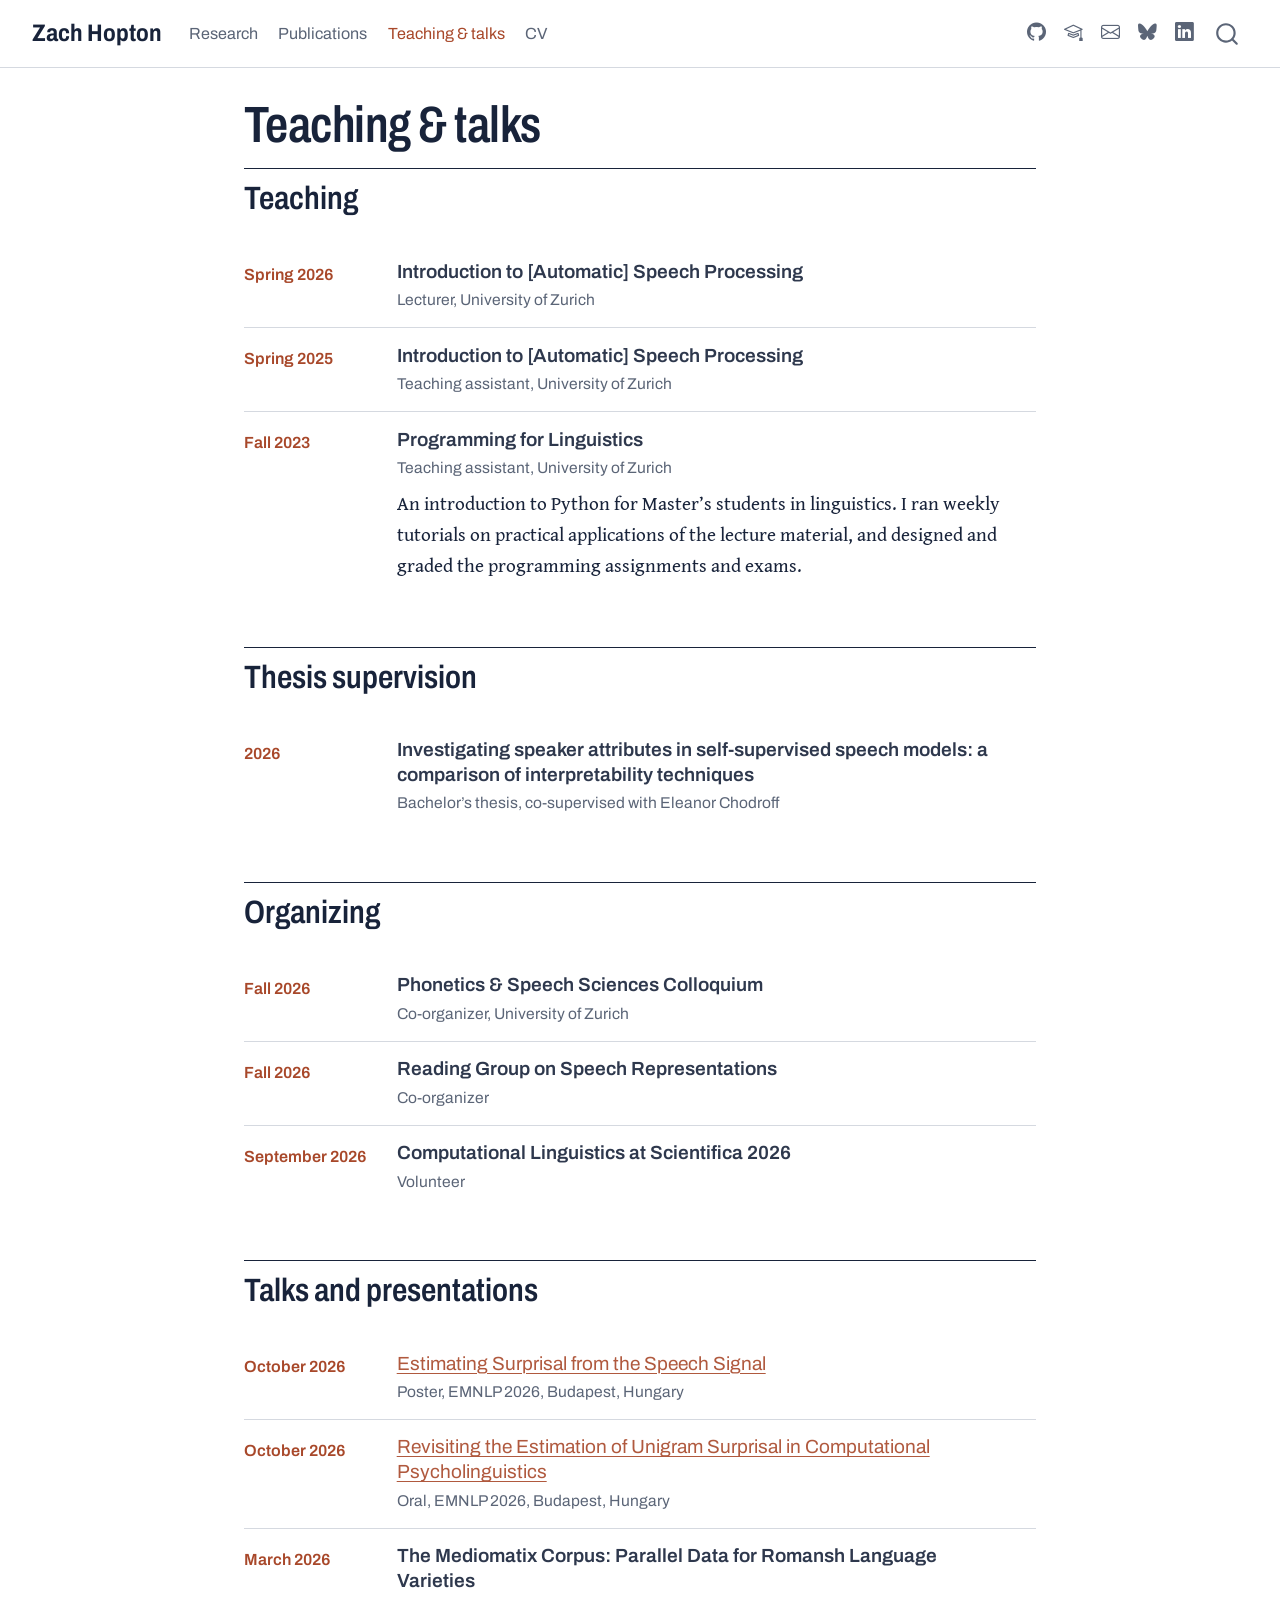
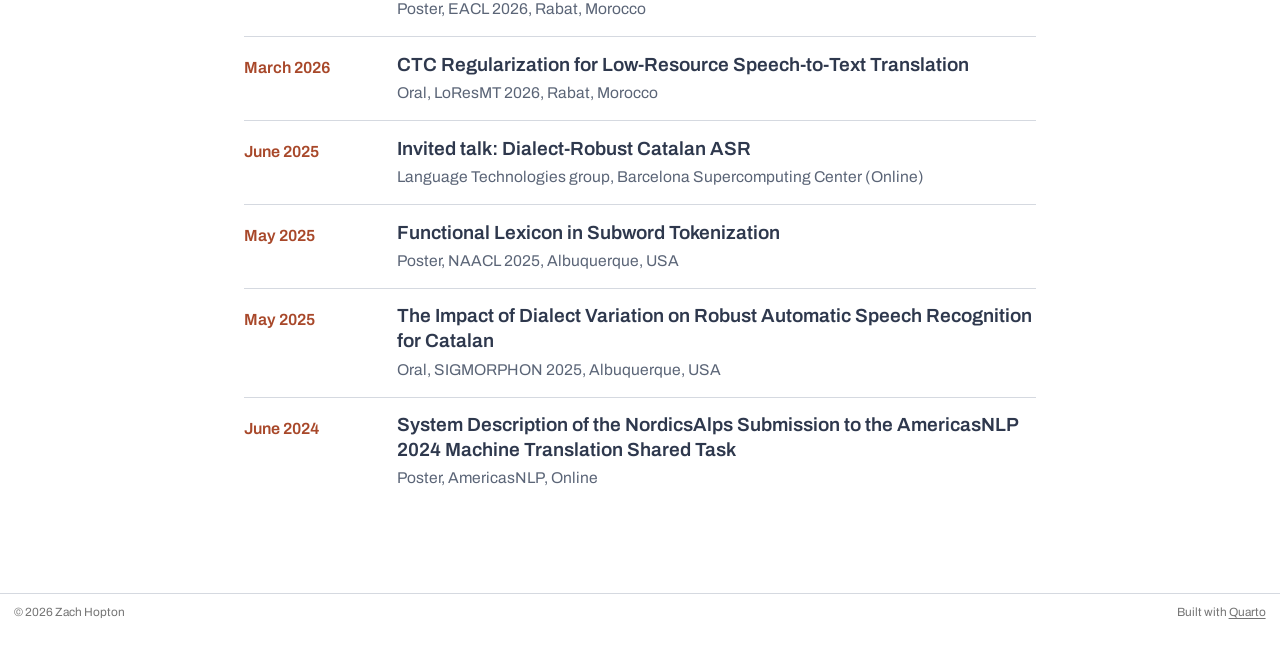
<file: teaching.html>
<!DOCTYPE html>
<html xmlns="http://www.w3.org/1999/xhtml" lang="en" xml:lang="en"><head>

<meta charset="utf-8">
<meta name="generator" content="quarto-1.9.38">

<meta name="viewport" content="width=device-width, initial-scale=1.0, user-scalable=yes">


<title>Teaching &amp; talks – Zach Hopton</title>
<style>
/* Default styles provided by pandoc.
** See https://pandoc.org/MANUAL.html#variables-for-html for config info.
*/
code{white-space: pre-wrap;}
span.smallcaps{font-variant: small-caps;}
div.columns{display: flex; gap: min(4vw, 1.5em);}
div.column{flex: auto; overflow-x: auto;}
div.hanging-indent{margin-left: 1.5em; text-indent: -1.5em;}
ul.task-list{list-style: none;}
ul.task-list li input[type="checkbox"] {
  width: 0.8em;
  margin: 0 0.8em 0.2em -1em; /* quarto-specific, see https://github.com/quarto-dev/quarto-cli/issues/4556 */ 
  vertical-align: middle;
}
</style>


<script src="site_libs/quarto-nav/quarto-nav.js"></script>
<script src="site_libs/quarto-nav/headroom.min.js"></script>
<script src="site_libs/clipboard/clipboard.min.js"></script>
<script src="site_libs/quarto-search/autocomplete.umd.js"></script>
<script src="site_libs/quarto-search/fuse.min.js"></script>
<script src="site_libs/quarto-search/quarto-search.js"></script>
<meta name="quarto:offset" content="./">
<script src="site_libs/quarto-html/quarto.js" type="module"></script>
<script src="site_libs/quarto-html/tabsets/tabsets.js" type="module"></script>
<script src="site_libs/quarto-html/popper.min.js"></script>
<script src="site_libs/quarto-html/tippy.umd.min.js"></script>
<script src="site_libs/quarto-html/anchor.min.js"></script>
<link href="site_libs/quarto-html/tippy.css" rel="stylesheet">
<link href="site_libs/quarto-html/quarto-syntax-highlighting-15634bcf2e68342d4ad2dfa704d543f6.css" rel="stylesheet" id="quarto-text-highlighting-styles">
<script src="site_libs/bootstrap/bootstrap.min.js"></script>
<link href="site_libs/bootstrap/bootstrap-icons.css" rel="stylesheet">
<link href="site_libs/bootstrap/bootstrap-51df32bf82cceb1c4359a2a63acae36d.min.css" rel="stylesheet" append-hash="true" id="quarto-bootstrap" data-mode="light">
<script id="quarto-search-options" type="application/json">{
  "location": "navbar",
  "copy-button": false,
  "collapse-after": 3,
  "panel-placement": "end",
  "type": "overlay",
  "limit": 50,
  "keyboard-shortcut": [
    "f",
    "/",
    "s"
  ],
  "show-item-context": false,
  "language": {
    "search-no-results-text": "No results",
    "search-matching-documents-text": "matching documents",
    "search-copy-link-title": "Copy link to search",
    "search-hide-matches-text": "Hide additional matches",
    "search-more-match-text": "more match in this document",
    "search-more-matches-text": "more matches in this document",
    "search-clear-button-title": "Clear",
    "search-text-placeholder": "",
    "search-detached-cancel-button-title": "Cancel",
    "search-submit-button-title": "Submit",
    "search-label": "Search"
  }
}</script>
<style>html{ scroll-behavior: smooth; }</style>


</head>

<body class="nav-fixed fullcontent quarto-light">

<div id="quarto-search-results"></div>
  <header id="quarto-header" class="headroom fixed-top">
    <nav class="navbar navbar-expand-lg " data-bs-theme="dark">
      <div class="navbar-container container-fluid">
      <div class="navbar-brand-container mx-auto">
    <a class="navbar-brand" href="./index.html">
    <span class="navbar-title">Zach Hopton</span>
    </a>
  </div>
            <div id="quarto-search" class="" title="Search"></div>
          <button class="navbar-toggler" type="button" data-bs-toggle="collapse" data-bs-target="#navbarCollapse" aria-controls="navbarCollapse" role="menu" aria-expanded="false" aria-label="Toggle navigation" onclick="if (window.quartoToggleHeadroom) { window.quartoToggleHeadroom(); }">
  <span class="navbar-toggler-icon"></span>
</button>
          <div class="collapse navbar-collapse" id="navbarCollapse">
            <ul class="navbar-nav navbar-nav-scroll me-auto">
  <li class="nav-item">
    <a class="nav-link" href="./research.html"> 
<span class="menu-text">Research</span></a>
  </li>  
  <li class="nav-item">
    <a class="nav-link" href="./publications.html"> 
<span class="menu-text">Publications</span></a>
  </li>  
  <li class="nav-item">
    <a class="nav-link active" href="./teaching.html" aria-current="page"> 
<span class="menu-text">Teaching &amp; talks</span></a>
  </li>  
  <li class="nav-item">
    <a class="nav-link" href="./cv.html"> 
<span class="menu-text">CV</span></a>
  </li>  
</ul>
            <ul class="navbar-nav navbar-nav-scroll ms-auto">
  <li class="nav-item compact">
    <a class="nav-link" href="https://github.com/zhopto3"> <i class="bi bi-github" role="img" aria-label="GitHub">
</i> 
<span class="menu-text"></span></a>
  </li>  
  <li class="nav-item compact">
    <a class="nav-link" href="https://scholar.google.com/citations?user=Svcs-n0AAAAJ&amp;hl=en"> <i class="bi bi-mortarboard" role="img" aria-label="Google Scholar">
</i> 
<span class="menu-text"></span></a>
  </li>  
  <li class="nav-item compact">
    <a class="nav-link" href="mailto:zacharywilliam.hopton@uzh.ch"> <i class="bi bi-envelope" role="img" aria-label="Email">
</i> 
<span class="menu-text"></span></a>
  </li>  
  <li class="nav-item compact">
    <a class="nav-link" href="https://bsky.app/profile/zhopto.bsky.social"> <i class="bi bi-bluesky" role="img" aria-label="Bluesky">
</i> 
<span class="menu-text"></span></a>
  </li>  
  <li class="nav-item compact">
    <a class="nav-link" href="https://www.linkedin.com/in/zhopton/"> <i class="bi bi-linkedin" role="img" aria-label="LinkedIn">
</i> 
<span class="menu-text"></span></a>
  </li>  
</ul>
          </div> <!-- /navcollapse -->
            <div class="quarto-navbar-tools">
</div>
      </div> <!-- /container-fluid -->
    </nav>
</header>
<!-- content -->
<div id="quarto-content" class="quarto-container page-columns page-rows-contents page-layout-article page-navbar">
<!-- sidebar -->
<!-- margin-sidebar -->
    
<!-- main -->
<main class="content" id="quarto-document-content">

<header id="title-block-header" class="quarto-title-block default">
<div class="quarto-title">
<h1 class="title">Teaching &amp; talks</h1>
</div>



<div class="quarto-title-meta">

    
  
    
  </div>
  


</header>


<section id="teaching" class="level2">
<h2 class="anchored" data-anchor-id="teaching">Teaching</h2>
<div class="entries">
  <div class="entry">
    <div class="when">Spring 2026</div>
    <div class="what">
      <h3 class="anchored">Introduction to [Automatic] Speech Processing</h3>
      <p class="role">Lecturer, University of Zurich</p>
    </div>
  </div>
  <div class="entry">
    <div class="when">Spring 2025</div>
    <div class="what">
      <h3 class="anchored">Introduction to [Automatic] Speech Processing</h3>
      <p class="role">Teaching assistant, University of Zurich</p>
    </div>
  </div>
  <div class="entry">
    <div class="when">Fall 2023</div>
    <div class="what">
      <h3 class="anchored">Programming for Linguistics</h3>
      <p class="role">Teaching assistant, University of Zurich</p>
      <p>An introduction to Python for Master’s students in linguistics. I ran weekly tutorials on practical applications of the lecture material, and designed and graded the programming assignments and exams.</p>
    </div>
  </div>
</div>
</section>
<section id="thesis-supervision" class="level2">
<h2 class="anchored" data-anchor-id="thesis-supervision">Thesis supervision</h2>
<div class="entries">
  <div class="entry">
    <div class="when">2026</div>
    <div class="what">
      <h3 class="anchored">Investigating speaker attributes in self-supervised speech models: a comparison of interpretability techniques</h3>
      <p class="role">Bachelor’s thesis, co-supervised with Eleanor Chodroff</p>
    </div>
  </div>
</div>
</section>
<section id="organizing" class="level2">
<h2 class="anchored" data-anchor-id="organizing">Organizing</h2>
<div class="entries">
  <div class="entry">
    <div class="when">Fall 2026</div>
    <div class="what">
      <h3 class="anchored">Phonetics &amp; Speech Sciences Colloquium</h3>
      <p class="role">Co-organizer, University of Zurich</p>
    </div>
  </div>
  <div class="entry">
    <div class="when">Fall 2026</div>
    <div class="what">
      <h3 class="anchored">Reading Group on Speech Representations</h3>
      <p class="role">Co-organizer</p>
    </div>
  </div>
    <div class="entry">
    <div class="when">September 2026</div>
    <div class="what">
      <h3 class="anchored">Computational Linguistics at Scientifica 2026</h3>
      <p class="role">Volunteer</p>
    </div>
  </div>
</div>
</section>
<section id="talks-and-presentations" class="level2">
<h2 class="anchored" data-anchor-id="talks-and-presentations">Talks and presentations</h2>
<div class="entries">
  <div class="entry">
    <div class="when">October 2026</div>
    <div class="what">
      <h3 class="anchored"><a href="https://aclanthology.org/2026.emnlp-main.2397/">Estimating Surprisal from the Speech Signal</a></h3>
      <p class="role">Poster, EMNLP 2026, Budapest, Hungary</p>
    </div>
  </div>
  <div class="entry">
    <div class="when">October 2026</div>
    <div class="what">
      <h3 class="anchored"><a href="https://aclanthology.org/2026.emnlp-main.2399/">Revisiting the Estimation of Unigram Surprisal in Computational Psycholinguistics</a></h3>
      <p class="role">Oral, EMNLP 2026, Budapest, Hungary</p>
    </div>
  </div>
  <div class="entry">
    <div class="when">March 2026</div>
    <div class="what">
      <h3 class="anchored">The Mediomatix Corpus: Parallel Data for Romansh Language Varieties</h3>
      <p class="role">Poster, EACL 2026, Rabat, Morocco</p>
    </div>
  </div>
    <div class="entry">
    <div class="when">March 2026</div>
    <div class="what">
      <h3 class="anchored">CTC Regularization for Low-Resource Speech-to-Text Translation</h3>
      <p class="role">Oral, LoResMT 2026, Rabat, Morocco</p>
    </div>
  </div>
  <div class="entry">
    <div class="when">June 2025</div>
    <div class="what">
      <h3 class="anchored">Invited talk: Dialect-Robust Catalan ASR</h3>
      <p class="role">Language Technologies group, Barcelona Supercomputing Center (Online)</p>
    </div>
  </div>
  <div class="entry">
    <div class="when">May 2025</div>
    <div class="what">
      <h3 class="anchored">Functional Lexicon in Subword Tokenization</h3>
      <p class="role">Poster, NAACL 2025, Albuquerque, USA</p>
    </div>
  </div>
    <div class="entry">
    <div class="when">May 2025</div>
    <div class="what">
      <h3 class="anchored">The Impact of Dialect Variation on Robust Automatic Speech Recognition for Catalan</h3>
      <p class="role">Oral, SIGMORPHON 2025, Albuquerque, USA</p>
    </div>
  </div>
      <div class="entry">
    <div class="when">June 2024</div>
    <div class="what">
      <h3 class="anchored">System Description of the NordicsAlps Submission to the AmericasNLP 2024 Machine Translation Shared Task</h3>
      <p class="role">Poster, AmericasNLP, Online</p>
    </div>
  </div>
</div>


</section>

</main> <!-- /main -->
<script id="quarto-html-after-body" type="application/javascript">
  window.document.addEventListener("DOMContentLoaded", function (event) {
    const icon = "";
    const anchorJS = new window.AnchorJS();
    anchorJS.options = {
      placement: 'right',
      icon: icon
    };
    anchorJS.add('.anchored');
    const isCodeAnnotation = (el) => {
      for (const clz of el.classList) {
        if (clz.startsWith('code-annotation-')) {                     
          return true;
        }
      }
      return false;
    }
    const onCopySuccess = function(e) {
      // button target
      const button = e.trigger;
      // don't keep focus
      button.blur();
      // flash "checked"
      button.classList.add('code-copy-button-checked');
      var currentTitle = button.getAttribute("title");
      button.setAttribute("title", "Copied!");
      let tooltip;
      if (window.bootstrap) {
        button.setAttribute("data-bs-toggle", "tooltip");
        button.setAttribute("data-bs-placement", "left");
        button.setAttribute("data-bs-title", "Copied!");
        tooltip = new bootstrap.Tooltip(button, 
          { trigger: "manual", 
            customClass: "code-copy-button-tooltip",
            offset: [0, -8]});
        tooltip.show();    
      }
      setTimeout(function() {
        if (tooltip) {
          tooltip.hide();
          button.removeAttribute("data-bs-title");
          button.removeAttribute("data-bs-toggle");
          button.removeAttribute("data-bs-placement");
        }
        button.setAttribute("title", currentTitle);
        button.classList.remove('code-copy-button-checked');
      }, 1000);
      // clear code selection
      e.clearSelection();
    }
    const getTextToCopy = function(trigger) {
      const outerScaffold = trigger.parentElement.cloneNode(true);
      const codeEl = outerScaffold.querySelector('code');
      for (const childEl of codeEl.children) {
        if (isCodeAnnotation(childEl)) {
          childEl.remove();
        }
      }
      return codeEl.innerText;
    }
    const clipboard = new window.ClipboardJS('.code-copy-button:not([data-in-quarto-modal])', {
      text: getTextToCopy
    });
    clipboard.on('success', onCopySuccess);
    if (window.document.getElementById('quarto-embedded-source-code-modal')) {
      const clipboardModal = new window.ClipboardJS('.code-copy-button[data-in-quarto-modal]', {
        text: getTextToCopy,
        container: window.document.getElementById('quarto-embedded-source-code-modal')
      });
      clipboardModal.on('success', onCopySuccess);
    }
      var localhostRegex = new RegExp(/^(?:http|https):\/\/localhost\:?[0-9]*\//);
      var mailtoRegex = new RegExp(/^mailto:/);
        var filterRegex = new RegExp("https:\/\/zhopto3\.github\.io");
      var isInternal = (href) => {
          return filterRegex.test(href) || localhostRegex.test(href) || mailtoRegex.test(href);
      }
      // Inspect non-navigation links and adorn them if external
     var links = window.document.querySelectorAll('a[href]:not(.nav-link):not(.navbar-brand):not(.toc-action):not(.sidebar-link):not(.sidebar-item-toggle):not(.pagination-link):not(.no-external):not([aria-hidden]):not(.dropdown-item):not(.quarto-navigation-tool):not(.about-link)');
      for (var i=0; i<links.length; i++) {
        const link = links[i];
        if (!isInternal(link.href)) {
          // undo the damage that might have been done by quarto-nav.js in the case of
          // links that we want to consider external
          if (link.dataset.originalHref !== undefined) {
            link.href = link.dataset.originalHref;
          }
        }
      }
    function tippyHover(el, contentFn, onTriggerFn, onUntriggerFn) {
      const config = {
        allowHTML: true,
        maxWidth: 500,
        delay: 100,
        arrow: false,
        appendTo: function(el) {
            return el.parentElement;
        },
        interactive: true,
        interactiveBorder: 10,
        theme: 'quarto',
        placement: 'bottom-start',
      };
      if (contentFn) {
        config.content = contentFn;
      }
      if (onTriggerFn) {
        config.onTrigger = onTriggerFn;
      }
      if (onUntriggerFn) {
        config.onUntrigger = onUntriggerFn;
      }
      window.tippy(el, config); 
    }
    const noterefs = window.document.querySelectorAll('a[role="doc-noteref"]');
    for (var i=0; i<noterefs.length; i++) {
      const ref = noterefs[i];
      tippyHover(ref, function() {
        // use id or data attribute instead here
        let href = ref.getAttribute('data-footnote-href') || ref.getAttribute('href');
        try { href = new URL(href).hash; } catch {}
        const id = href.replace(/^#\/?/, "");
        const note = window.document.getElementById(id);
        if (note) {
          return note.innerHTML;
        } else {
          return "";
        }
      });
    }
    const xrefs = window.document.querySelectorAll('a.quarto-xref');
    const processXRef = (id, note) => {
      // Strip column container classes
      const stripColumnClz = (el) => {
        el.classList.remove("page-full", "page-columns");
        if (el.children) {
          for (const child of el.children) {
            stripColumnClz(child);
          }
        }
      }
      stripColumnClz(note)
      if (id === null || id.startsWith('sec-')) {
        // Special case sections, only their first couple elements
        const container = document.createElement("div");
        if (note.children && note.children.length > 2) {
          container.appendChild(note.children[0].cloneNode(true));
          for (let i = 1; i < note.children.length; i++) {
            const child = note.children[i];
            if (child.tagName === "P" && child.innerText === "") {
              continue;
            } else {
              container.appendChild(child.cloneNode(true));
              break;
            }
          }
          if (window.Quarto?.typesetMath) {
            window.Quarto.typesetMath(container);
          }
          return container.innerHTML
        } else {
          if (window.Quarto?.typesetMath) {
            window.Quarto.typesetMath(note);
          }
          return note.innerHTML;
        }
      } else {
        // Remove any anchor links if they are present
        const anchorLink = note.querySelector('a.anchorjs-link');
        if (anchorLink) {
          anchorLink.remove();
        }
        if (window.Quarto?.typesetMath) {
          window.Quarto.typesetMath(note);
        }
        if (note.classList.contains("callout")) {
          return note.outerHTML;
        } else {
          return note.innerHTML;
        }
      }
    }
    for (var i=0; i<xrefs.length; i++) {
      const xref = xrefs[i];
      tippyHover(xref, undefined, function(instance) {
        instance.disable();
        let url = xref.getAttribute('href');
        let hash = undefined; 
        if (url.startsWith('#')) {
          hash = url;
        } else {
          try { hash = new URL(url).hash; } catch {}
        }
        if (hash) {
          const id = hash.replace(/^#\/?/, "");
          const note = window.document.getElementById(id);
          if (note !== null) {
            try {
              const html = processXRef(id, note.cloneNode(true));
              instance.setContent(html);
            } finally {
              instance.enable();
              instance.show();
            }
          } else {
            // See if we can fetch this
            fetch(url.split('#')[0])
            .then(res => res.text())
            .then(html => {
              const parser = new DOMParser();
              const htmlDoc = parser.parseFromString(html, "text/html");
              const note = htmlDoc.getElementById(id);
              if (note !== null) {
                const html = processXRef(id, note);
                instance.setContent(html);
              } 
            }).finally(() => {
              instance.enable();
              instance.show();
            });
          }
        } else {
          // See if we can fetch a full url (with no hash to target)
          // This is a special case and we should probably do some content thinning / targeting
          fetch(url)
          .then(res => res.text())
          .then(html => {
            const parser = new DOMParser();
            const htmlDoc = parser.parseFromString(html, "text/html");
            const note = htmlDoc.querySelector('main.content');
            if (note !== null) {
              // This should only happen for chapter cross references
              // (since there is no id in the URL)
              // remove the first header
              if (note.children.length > 0 && note.children[0].tagName === "HEADER") {
                note.children[0].remove();
              }
              const html = processXRef(null, note);
              instance.setContent(html);
            } 
          }).finally(() => {
            instance.enable();
            instance.show();
          });
        }
      }, function(instance) {
      });
    }
        let selectedAnnoteEl;
        const selectorForAnnotation = ( cell, annotation) => {
          let cellAttr = 'data-code-cell="' + cell + '"';
          let lineAttr = 'data-code-annotation="' +  annotation + '"';
          const selector = 'span[' + cellAttr + '][' + lineAttr + ']';
          return selector;
        }
        const selectCodeLines = (annoteEl) => {
          const doc = window.document;
          const targetCell = annoteEl.getAttribute("data-target-cell");
          const targetAnnotation = annoteEl.getAttribute("data-target-annotation");
          const annoteSpan = window.document.querySelector(selectorForAnnotation(targetCell, targetAnnotation));
          const lines = annoteSpan.getAttribute("data-code-lines").split(",");
          const lineIds = lines.map((line) => {
            return targetCell + "-" + line;
          })
          let top = null;
          let height = null;
          let parent = null;
          if (lineIds.length > 0) {
              //compute the position of the single el (top and bottom and make a div)
              const el = window.document.getElementById(lineIds[0]);
              top = el.offsetTop;
              height = el.offsetHeight;
              parent = el.parentElement.parentElement;
            if (lineIds.length > 1) {
              const lastEl = window.document.getElementById(lineIds[lineIds.length - 1]);
              const bottom = lastEl.offsetTop + lastEl.offsetHeight;
              height = bottom - top;
            }
            if (top !== null && height !== null && parent !== null) {
              // cook up a div (if necessary) and position it 
              let div = window.document.getElementById("code-annotation-line-highlight");
              if (div === null) {
                div = window.document.createElement("div");
                div.setAttribute("id", "code-annotation-line-highlight");
                div.style.position = 'absolute';
                parent.appendChild(div);
              }
              div.style.top = top - 2 + "px";
              div.style.height = height + 4 + "px";
              div.style.left = 0;
              let gutterDiv = window.document.getElementById("code-annotation-line-highlight-gutter");
              if (gutterDiv === null) {
                gutterDiv = window.document.createElement("div");
                gutterDiv.setAttribute("id", "code-annotation-line-highlight-gutter");
                gutterDiv.style.position = 'absolute';
                const codeCell = window.document.getElementById(targetCell);
                const gutter = codeCell.querySelector('.code-annotation-gutter');
                gutter.appendChild(gutterDiv);
              }
              gutterDiv.style.top = top - 2 + "px";
              gutterDiv.style.height = height + 4 + "px";
            }
            selectedAnnoteEl = annoteEl;
          }
        };
        const unselectCodeLines = () => {
          const elementsIds = ["code-annotation-line-highlight", "code-annotation-line-highlight-gutter"];
          elementsIds.forEach((elId) => {
            const div = window.document.getElementById(elId);
            if (div) {
              div.remove();
            }
          });
          selectedAnnoteEl = undefined;
        };
          // Handle positioning of the toggle
      window.addEventListener(
        "resize",
        throttle(() => {
          elRect = undefined;
          if (selectedAnnoteEl) {
            selectCodeLines(selectedAnnoteEl);
          }
        }, 10)
      );
      function throttle(fn, ms) {
      let throttle = false;
      let timer;
        return (...args) => {
          if(!throttle) { // first call gets through
              fn.apply(this, args);
              throttle = true;
          } else { // all the others get throttled
              if(timer) clearTimeout(timer); // cancel #2
              timer = setTimeout(() => {
                fn.apply(this, args);
                timer = throttle = false;
              }, ms);
          }
        };
      }
        // Attach click handler to the DT
        const annoteDls = window.document.querySelectorAll('dt[data-target-cell]');
        for (const annoteDlNode of annoteDls) {
          annoteDlNode.addEventListener('click', (event) => {
            const clickedEl = event.target;
            if (clickedEl !== selectedAnnoteEl) {
              unselectCodeLines();
              const activeEl = window.document.querySelector('dt[data-target-cell].code-annotation-active');
              if (activeEl) {
                activeEl.classList.remove('code-annotation-active');
              }
              selectCodeLines(clickedEl);
              clickedEl.classList.add('code-annotation-active');
            } else {
              // Unselect the line
              unselectCodeLines();
              clickedEl.classList.remove('code-annotation-active');
            }
          });
        }
    const findCites = (el) => {
      const parentEl = el.parentElement;
      if (parentEl) {
        const cites = parentEl.dataset.cites;
        if (cites) {
          return {
            el,
            cites: cites.split(' ')
          };
        } else {
          return findCites(el.parentElement)
        }
      } else {
        return undefined;
      }
    };
    var bibliorefs = window.document.querySelectorAll('a[role="doc-biblioref"]');
    for (var i=0; i<bibliorefs.length; i++) {
      const ref = bibliorefs[i];
      const citeInfo = findCites(ref);
      if (citeInfo) {
        tippyHover(citeInfo.el, function() {
          var popup = window.document.createElement('div');
          citeInfo.cites.forEach(function(cite) {
            var citeDiv = window.document.createElement('div');
            citeDiv.classList.add('hanging-indent');
            citeDiv.classList.add('csl-entry');
            var biblioDiv = window.document.getElementById('ref-' + cite);
            if (biblioDiv) {
              citeDiv.innerHTML = biblioDiv.innerHTML;
            }
            popup.appendChild(citeDiv);
          });
          return popup.innerHTML;
        });
      }
    }
  });
  </script>
</div> <!-- /content -->
<footer class="footer">
  <div class="nav-footer">
    <div class="nav-footer-left">
<p>© 2026 Zach Hopton</p>
</div>   
    <div class="nav-footer-center">
      &nbsp;
    </div>
    <div class="nav-footer-right">
<p>Built with <a href="https://quarto.org">Quarto</a></p>
</div>
  </div>
</footer>




<script src="site_libs/quarto-html/zenscroll-min.js"></script>
</body></html>
</file>
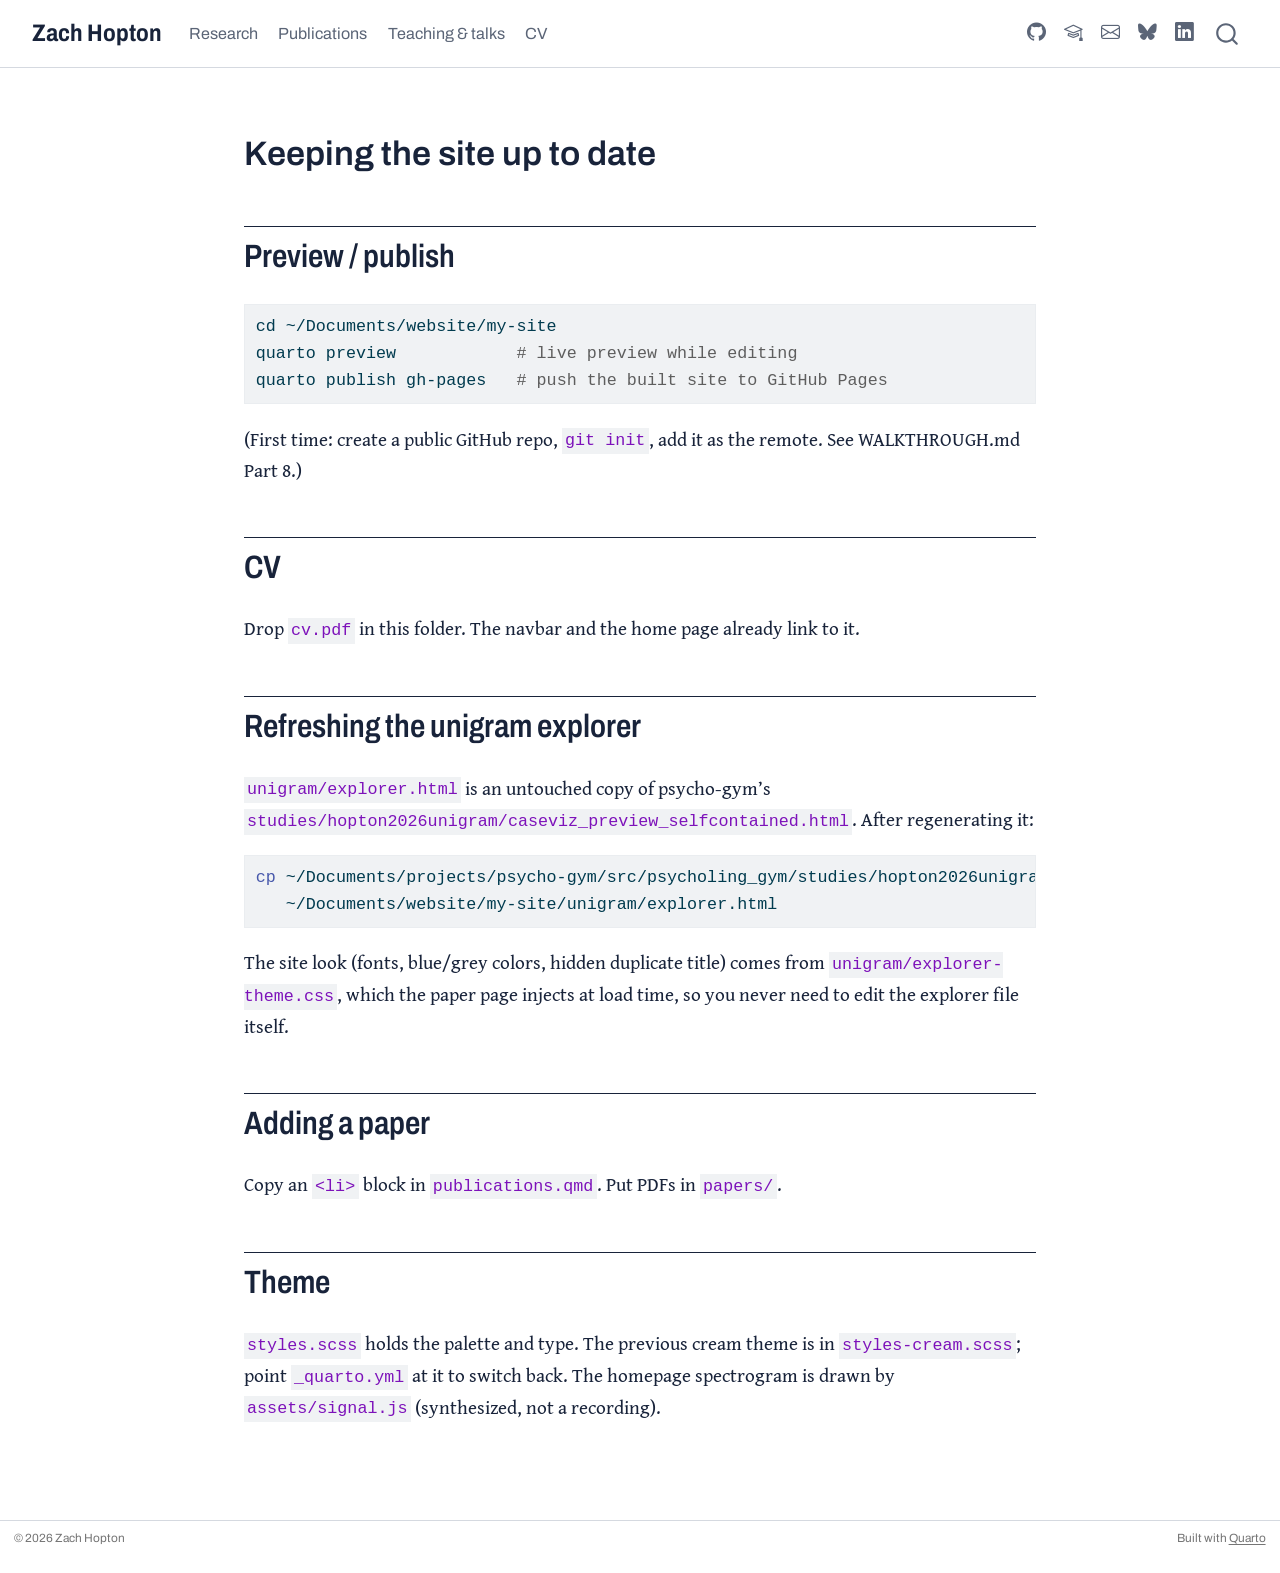
<file: UPDATING.html>
<!DOCTYPE html>
<html xmlns="http://www.w3.org/1999/xhtml" lang="en" xml:lang="en"><head>

<meta charset="utf-8">
<meta name="generator" content="quarto-1.9.38">

<meta name="viewport" content="width=device-width, initial-scale=1.0, user-scalable=yes">


<title>updating – Zach Hopton</title>
<style>
/* Default styles provided by pandoc.
** See https://pandoc.org/MANUAL.html#variables-for-html for config info.
*/
code{white-space: pre-wrap;}
span.smallcaps{font-variant: small-caps;}
div.columns{display: flex; gap: min(4vw, 1.5em);}
div.column{flex: auto; overflow-x: auto;}
div.hanging-indent{margin-left: 1.5em; text-indent: -1.5em;}
ul.task-list{list-style: none;}
ul.task-list li input[type="checkbox"] {
  width: 0.8em;
  margin: 0 0.8em 0.2em -1em; /* quarto-specific, see https://github.com/quarto-dev/quarto-cli/issues/4556 */ 
  vertical-align: middle;
}
/* CSS for syntax highlighting */
html { -webkit-text-size-adjust: 100%; }
pre > code.sourceCode { white-space: pre; position: relative; }
pre > code.sourceCode > span { display: inline-block; line-height: 1.25; }
pre > code.sourceCode > span:empty { height: 1.2em; }
.sourceCode { overflow: visible; }
code.sourceCode > span { color: inherit; text-decoration: inherit; }
div.sourceCode { margin: 1em 0; }
pre.sourceCode { margin: 0; }
@media screen {
div.sourceCode { overflow: auto; }
}
@media print {
pre > code.sourceCode { white-space: pre-wrap; }
pre > code.sourceCode > span { text-indent: -5em; padding-left: 5em; }
}
pre.numberSource code
  { counter-reset: source-line 0; }
pre.numberSource code > span
  { position: relative; left: -4em; counter-increment: source-line; }
pre.numberSource code > span > a:first-child::before
  { content: counter(source-line);
    position: relative; left: -1em; text-align: right; vertical-align: baseline;
    border: none; display: inline-block;
    -webkit-touch-callout: none; -webkit-user-select: none;
    -khtml-user-select: none; -moz-user-select: none;
    -ms-user-select: none; user-select: none;
    padding: 0 4px; width: 4em;
  }
pre.numberSource { margin-left: 3em;  padding-left: 4px; }
div.sourceCode
  {   }
@media screen {
pre > code.sourceCode > span > a:first-child::before { text-decoration: underline; }
}
</style>


<script src="site_libs/quarto-nav/quarto-nav.js"></script>
<script src="site_libs/quarto-nav/headroom.min.js"></script>
<script src="site_libs/clipboard/clipboard.min.js"></script>
<script src="site_libs/quarto-search/autocomplete.umd.js"></script>
<script src="site_libs/quarto-search/fuse.min.js"></script>
<script src="site_libs/quarto-search/quarto-search.js"></script>
<meta name="quarto:offset" content="./">
<script src="site_libs/quarto-html/quarto.js" type="module"></script>
<script src="site_libs/quarto-html/tabsets/tabsets.js" type="module"></script>
<script src="site_libs/quarto-html/popper.min.js"></script>
<script src="site_libs/quarto-html/tippy.umd.min.js"></script>
<script src="site_libs/quarto-html/anchor.min.js"></script>
<link href="site_libs/quarto-html/tippy.css" rel="stylesheet">
<link href="site_libs/quarto-html/quarto-syntax-highlighting-15634bcf2e68342d4ad2dfa704d543f6.css" rel="stylesheet" id="quarto-text-highlighting-styles">
<script src="site_libs/bootstrap/bootstrap.min.js"></script>
<link href="site_libs/bootstrap/bootstrap-icons.css" rel="stylesheet">
<link href="site_libs/bootstrap/bootstrap-51df32bf82cceb1c4359a2a63acae36d.min.css" rel="stylesheet" append-hash="true" id="quarto-bootstrap" data-mode="light">
<script id="quarto-search-options" type="application/json">{
  "location": "navbar",
  "copy-button": false,
  "collapse-after": 3,
  "panel-placement": "end",
  "type": "overlay",
  "limit": 50,
  "keyboard-shortcut": [
    "f",
    "/",
    "s"
  ],
  "show-item-context": false,
  "language": {
    "search-no-results-text": "No results",
    "search-matching-documents-text": "matching documents",
    "search-copy-link-title": "Copy link to search",
    "search-hide-matches-text": "Hide additional matches",
    "search-more-match-text": "more match in this document",
    "search-more-matches-text": "more matches in this document",
    "search-clear-button-title": "Clear",
    "search-text-placeholder": "",
    "search-detached-cancel-button-title": "Cancel",
    "search-submit-button-title": "Submit",
    "search-label": "Search"
  }
}</script>
<style>html{ scroll-behavior: smooth; }</style>


</head>

<body class="nav-fixed fullcontent quarto-light">

<div id="quarto-search-results"></div>
  <header id="quarto-header" class="headroom fixed-top">
    <nav class="navbar navbar-expand-lg " data-bs-theme="dark">
      <div class="navbar-container container-fluid">
      <div class="navbar-brand-container mx-auto">
    <a class="navbar-brand" href="./index.html">
    <span class="navbar-title">Zach Hopton</span>
    </a>
  </div>
            <div id="quarto-search" class="" title="Search"></div>
          <button class="navbar-toggler" type="button" data-bs-toggle="collapse" data-bs-target="#navbarCollapse" aria-controls="navbarCollapse" role="menu" aria-expanded="false" aria-label="Toggle navigation" onclick="if (window.quartoToggleHeadroom) { window.quartoToggleHeadroom(); }">
  <span class="navbar-toggler-icon"></span>
</button>
          <div class="collapse navbar-collapse" id="navbarCollapse">
            <ul class="navbar-nav navbar-nav-scroll me-auto">
  <li class="nav-item">
    <a class="nav-link" href="./research.html"> 
<span class="menu-text">Research</span></a>
  </li>  
  <li class="nav-item">
    <a class="nav-link" href="./publications.html"> 
<span class="menu-text">Publications</span></a>
  </li>  
  <li class="nav-item">
    <a class="nav-link" href="./teaching.html"> 
<span class="menu-text">Teaching &amp; talks</span></a>
  </li>  
  <li class="nav-item">
    <a class="nav-link" href="./cv.html"> 
<span class="menu-text">CV</span></a>
  </li>  
</ul>
            <ul class="navbar-nav navbar-nav-scroll ms-auto">
  <li class="nav-item compact">
    <a class="nav-link" href="https://github.com/zhopto3"> <i class="bi bi-github" role="img" aria-label="GitHub">
</i> 
<span class="menu-text"></span></a>
  </li>  
  <li class="nav-item compact">
    <a class="nav-link" href="https://scholar.google.com/citations?user=Svcs-n0AAAAJ&amp;hl=en"> <i class="bi bi-mortarboard" role="img" aria-label="Google Scholar">
</i> 
<span class="menu-text"></span></a>
  </li>  
  <li class="nav-item compact">
    <a class="nav-link" href="mailto:zacharywilliam.hopton@uzh.ch"> <i class="bi bi-envelope" role="img" aria-label="Email">
</i> 
<span class="menu-text"></span></a>
  </li>  
  <li class="nav-item compact">
    <a class="nav-link" href="https://bsky.app/profile/zhopto.bsky.social"> <i class="bi bi-bluesky" role="img" aria-label="Bluesky">
</i> 
<span class="menu-text"></span></a>
  </li>  
  <li class="nav-item compact">
    <a class="nav-link" href="https://www.linkedin.com/in/zhopton/"> <i class="bi bi-linkedin" role="img" aria-label="LinkedIn">
</i> 
<span class="menu-text"></span></a>
  </li>  
</ul>
          </div> <!-- /navcollapse -->
            <div class="quarto-navbar-tools">
</div>
      </div> <!-- /container-fluid -->
    </nav>
</header>
<!-- content -->
<div id="quarto-content" class="quarto-container page-columns page-rows-contents page-layout-article page-navbar">
<!-- sidebar -->
<!-- margin-sidebar -->
    
<!-- main -->
<main class="content" id="quarto-document-content"><header id="title-block-header" class="quarto-title-block"></header>




<section id="keeping-the-site-up-to-date" class="level1">
<h1>Keeping the site up to date</h1>
<section id="preview-publish" class="level2">
<h2 class="anchored" data-anchor-id="preview-publish">Preview / publish</h2>
<div class="code-copy-outer-scaffold"><div class="sourceCode" id="cb1"><pre class="sourceCode bash code-with-copy"><code class="sourceCode bash"><span id="cb1-1"><a href="#cb1-1" aria-hidden="true" tabindex="-1"></a><span class="bu">cd</span> ~/Documents/website/my-site</span>
<span id="cb1-2"><a href="#cb1-2" aria-hidden="true" tabindex="-1"></a><span class="ex">quarto</span> preview            <span class="co"># live preview while editing</span></span>
<span id="cb1-3"><a href="#cb1-3" aria-hidden="true" tabindex="-1"></a><span class="ex">quarto</span> publish gh-pages   <span class="co"># push the built site to GitHub Pages</span></span></code></pre></div><button title="Copy to Clipboard" class="code-copy-button"><i class="bi"></i></button></div>
<p>(First time: create a public GitHub repo, <code>git init</code>, add it as the remote. See WALKTHROUGH.md Part 8.)</p>
</section>
<section id="cv" class="level2">
<h2 class="anchored" data-anchor-id="cv">CV</h2>
<p>Drop <code>cv.pdf</code> in this folder. The navbar and the home page already link to it.</p>
</section>
<section id="refreshing-the-unigram-explorer" class="level2">
<h2 class="anchored" data-anchor-id="refreshing-the-unigram-explorer">Refreshing the unigram explorer</h2>
<p><code>unigram/explorer.html</code> is an untouched copy of psycho-gym’s <code>studies/hopton2026unigram/caseviz_preview_selfcontained.html</code>. After regenerating it:</p>
<div class="code-copy-outer-scaffold"><div class="sourceCode" id="cb2"><pre class="sourceCode bash code-with-copy"><code class="sourceCode bash"><span id="cb2-1"><a href="#cb2-1" aria-hidden="true" tabindex="-1"></a><span class="fu">cp</span> ~/Documents/projects/psycho-gym/src/psycholing_gym/studies/hopton2026unigram/caseviz_preview_selfcontained.html <span class="dt">\</span></span>
<span id="cb2-2"><a href="#cb2-2" aria-hidden="true" tabindex="-1"></a>   ~/Documents/website/my-site/unigram/explorer.html</span></code></pre></div><button title="Copy to Clipboard" class="code-copy-button"><i class="bi"></i></button></div>
<p>The site look (fonts, blue/grey colors, hidden duplicate title) comes from <code>unigram/explorer-theme.css</code>, which the paper page injects at load time, so you never need to edit the explorer file itself.</p>
</section>
<section id="adding-a-paper" class="level2">
<h2 class="anchored" data-anchor-id="adding-a-paper">Adding a paper</h2>
<p>Copy an <code>&lt;li&gt;</code> block in <code>publications.qmd</code>. Put PDFs in <code>papers/</code>.</p>
</section>
<section id="theme" class="level2">
<h2 class="anchored" data-anchor-id="theme">Theme</h2>
<p><code>styles.scss</code> holds the palette and type. The previous cream theme is in <code>styles-cream.scss</code>; point <code>_quarto.yml</code> at it to switch back. The homepage spectrogram is drawn by <code>assets/signal.js</code> (synthesized, not a recording).</p>


</section>
</section>

</main> <!-- /main -->
<script id="quarto-html-after-body" type="application/javascript">
  window.document.addEventListener("DOMContentLoaded", function (event) {
    const icon = "";
    const anchorJS = new window.AnchorJS();
    anchorJS.options = {
      placement: 'right',
      icon: icon
    };
    anchorJS.add('.anchored');
    const isCodeAnnotation = (el) => {
      for (const clz of el.classList) {
        if (clz.startsWith('code-annotation-')) {                     
          return true;
        }
      }
      return false;
    }
    const onCopySuccess = function(e) {
      // button target
      const button = e.trigger;
      // don't keep focus
      button.blur();
      // flash "checked"
      button.classList.add('code-copy-button-checked');
      var currentTitle = button.getAttribute("title");
      button.setAttribute("title", "Copied!");
      let tooltip;
      if (window.bootstrap) {
        button.setAttribute("data-bs-toggle", "tooltip");
        button.setAttribute("data-bs-placement", "left");
        button.setAttribute("data-bs-title", "Copied!");
        tooltip = new bootstrap.Tooltip(button, 
          { trigger: "manual", 
            customClass: "code-copy-button-tooltip",
            offset: [0, -8]});
        tooltip.show();    
      }
      setTimeout(function() {
        if (tooltip) {
          tooltip.hide();
          button.removeAttribute("data-bs-title");
          button.removeAttribute("data-bs-toggle");
          button.removeAttribute("data-bs-placement");
        }
        button.setAttribute("title", currentTitle);
        button.classList.remove('code-copy-button-checked');
      }, 1000);
      // clear code selection
      e.clearSelection();
    }
    const getTextToCopy = function(trigger) {
      const outerScaffold = trigger.parentElement.cloneNode(true);
      const codeEl = outerScaffold.querySelector('code');
      for (const childEl of codeEl.children) {
        if (isCodeAnnotation(childEl)) {
          childEl.remove();
        }
      }
      return codeEl.innerText;
    }
    const clipboard = new window.ClipboardJS('.code-copy-button:not([data-in-quarto-modal])', {
      text: getTextToCopy
    });
    clipboard.on('success', onCopySuccess);
    if (window.document.getElementById('quarto-embedded-source-code-modal')) {
      const clipboardModal = new window.ClipboardJS('.code-copy-button[data-in-quarto-modal]', {
        text: getTextToCopy,
        container: window.document.getElementById('quarto-embedded-source-code-modal')
      });
      clipboardModal.on('success', onCopySuccess);
    }
      var localhostRegex = new RegExp(/^(?:http|https):\/\/localhost\:?[0-9]*\//);
      var mailtoRegex = new RegExp(/^mailto:/);
        var filterRegex = new RegExp("https:\/\/zhopto3\.github\.io");
      var isInternal = (href) => {
          return filterRegex.test(href) || localhostRegex.test(href) || mailtoRegex.test(href);
      }
      // Inspect non-navigation links and adorn them if external
     var links = window.document.querySelectorAll('a[href]:not(.nav-link):not(.navbar-brand):not(.toc-action):not(.sidebar-link):not(.sidebar-item-toggle):not(.pagination-link):not(.no-external):not([aria-hidden]):not(.dropdown-item):not(.quarto-navigation-tool):not(.about-link)');
      for (var i=0; i<links.length; i++) {
        const link = links[i];
        if (!isInternal(link.href)) {
          // undo the damage that might have been done by quarto-nav.js in the case of
          // links that we want to consider external
          if (link.dataset.originalHref !== undefined) {
            link.href = link.dataset.originalHref;
          }
        }
      }
    function tippyHover(el, contentFn, onTriggerFn, onUntriggerFn) {
      const config = {
        allowHTML: true,
        maxWidth: 500,
        delay: 100,
        arrow: false,
        appendTo: function(el) {
            return el.parentElement;
        },
        interactive: true,
        interactiveBorder: 10,
        theme: 'quarto',
        placement: 'bottom-start',
      };
      if (contentFn) {
        config.content = contentFn;
      }
      if (onTriggerFn) {
        config.onTrigger = onTriggerFn;
      }
      if (onUntriggerFn) {
        config.onUntrigger = onUntriggerFn;
      }
      window.tippy(el, config); 
    }
    const noterefs = window.document.querySelectorAll('a[role="doc-noteref"]');
    for (var i=0; i<noterefs.length; i++) {
      const ref = noterefs[i];
      tippyHover(ref, function() {
        // use id or data attribute instead here
        let href = ref.getAttribute('data-footnote-href') || ref.getAttribute('href');
        try { href = new URL(href).hash; } catch {}
        const id = href.replace(/^#\/?/, "");
        const note = window.document.getElementById(id);
        if (note) {
          return note.innerHTML;
        } else {
          return "";
        }
      });
    }
    const xrefs = window.document.querySelectorAll('a.quarto-xref');
    const processXRef = (id, note) => {
      // Strip column container classes
      const stripColumnClz = (el) => {
        el.classList.remove("page-full", "page-columns");
        if (el.children) {
          for (const child of el.children) {
            stripColumnClz(child);
          }
        }
      }
      stripColumnClz(note)
      if (id === null || id.startsWith('sec-')) {
        // Special case sections, only their first couple elements
        const container = document.createElement("div");
        if (note.children && note.children.length > 2) {
          container.appendChild(note.children[0].cloneNode(true));
          for (let i = 1; i < note.children.length; i++) {
            const child = note.children[i];
            if (child.tagName === "P" && child.innerText === "") {
              continue;
            } else {
              container.appendChild(child.cloneNode(true));
              break;
            }
          }
          if (window.Quarto?.typesetMath) {
            window.Quarto.typesetMath(container);
          }
          return container.innerHTML
        } else {
          if (window.Quarto?.typesetMath) {
            window.Quarto.typesetMath(note);
          }
          return note.innerHTML;
        }
      } else {
        // Remove any anchor links if they are present
        const anchorLink = note.querySelector('a.anchorjs-link');
        if (anchorLink) {
          anchorLink.remove();
        }
        if (window.Quarto?.typesetMath) {
          window.Quarto.typesetMath(note);
        }
        if (note.classList.contains("callout")) {
          return note.outerHTML;
        } else {
          return note.innerHTML;
        }
      }
    }
    for (var i=0; i<xrefs.length; i++) {
      const xref = xrefs[i];
      tippyHover(xref, undefined, function(instance) {
        instance.disable();
        let url = xref.getAttribute('href');
        let hash = undefined; 
        if (url.startsWith('#')) {
          hash = url;
        } else {
          try { hash = new URL(url).hash; } catch {}
        }
        if (hash) {
          const id = hash.replace(/^#\/?/, "");
          const note = window.document.getElementById(id);
          if (note !== null) {
            try {
              const html = processXRef(id, note.cloneNode(true));
              instance.setContent(html);
            } finally {
              instance.enable();
              instance.show();
            }
          } else {
            // See if we can fetch this
            fetch(url.split('#')[0])
            .then(res => res.text())
            .then(html => {
              const parser = new DOMParser();
              const htmlDoc = parser.parseFromString(html, "text/html");
              const note = htmlDoc.getElementById(id);
              if (note !== null) {
                const html = processXRef(id, note);
                instance.setContent(html);
              } 
            }).finally(() => {
              instance.enable();
              instance.show();
            });
          }
        } else {
          // See if we can fetch a full url (with no hash to target)
          // This is a special case and we should probably do some content thinning / targeting
          fetch(url)
          .then(res => res.text())
          .then(html => {
            const parser = new DOMParser();
            const htmlDoc = parser.parseFromString(html, "text/html");
            const note = htmlDoc.querySelector('main.content');
            if (note !== null) {
              // This should only happen for chapter cross references
              // (since there is no id in the URL)
              // remove the first header
              if (note.children.length > 0 && note.children[0].tagName === "HEADER") {
                note.children[0].remove();
              }
              const html = processXRef(null, note);
              instance.setContent(html);
            } 
          }).finally(() => {
            instance.enable();
            instance.show();
          });
        }
      }, function(instance) {
      });
    }
        let selectedAnnoteEl;
        const selectorForAnnotation = ( cell, annotation) => {
          let cellAttr = 'data-code-cell="' + cell + '"';
          let lineAttr = 'data-code-annotation="' +  annotation + '"';
          const selector = 'span[' + cellAttr + '][' + lineAttr + ']';
          return selector;
        }
        const selectCodeLines = (annoteEl) => {
          const doc = window.document;
          const targetCell = annoteEl.getAttribute("data-target-cell");
          const targetAnnotation = annoteEl.getAttribute("data-target-annotation");
          const annoteSpan = window.document.querySelector(selectorForAnnotation(targetCell, targetAnnotation));
          const lines = annoteSpan.getAttribute("data-code-lines").split(",");
          const lineIds = lines.map((line) => {
            return targetCell + "-" + line;
          })
          let top = null;
          let height = null;
          let parent = null;
          if (lineIds.length > 0) {
              //compute the position of the single el (top and bottom and make a div)
              const el = window.document.getElementById(lineIds[0]);
              top = el.offsetTop;
              height = el.offsetHeight;
              parent = el.parentElement.parentElement;
            if (lineIds.length > 1) {
              const lastEl = window.document.getElementById(lineIds[lineIds.length - 1]);
              const bottom = lastEl.offsetTop + lastEl.offsetHeight;
              height = bottom - top;
            }
            if (top !== null && height !== null && parent !== null) {
              // cook up a div (if necessary) and position it 
              let div = window.document.getElementById("code-annotation-line-highlight");
              if (div === null) {
                div = window.document.createElement("div");
                div.setAttribute("id", "code-annotation-line-highlight");
                div.style.position = 'absolute';
                parent.appendChild(div);
              }
              div.style.top = top - 2 + "px";
              div.style.height = height + 4 + "px";
              div.style.left = 0;
              let gutterDiv = window.document.getElementById("code-annotation-line-highlight-gutter");
              if (gutterDiv === null) {
                gutterDiv = window.document.createElement("div");
                gutterDiv.setAttribute("id", "code-annotation-line-highlight-gutter");
                gutterDiv.style.position = 'absolute';
                const codeCell = window.document.getElementById(targetCell);
                const gutter = codeCell.querySelector('.code-annotation-gutter');
                gutter.appendChild(gutterDiv);
              }
              gutterDiv.style.top = top - 2 + "px";
              gutterDiv.style.height = height + 4 + "px";
            }
            selectedAnnoteEl = annoteEl;
          }
        };
        const unselectCodeLines = () => {
          const elementsIds = ["code-annotation-line-highlight", "code-annotation-line-highlight-gutter"];
          elementsIds.forEach((elId) => {
            const div = window.document.getElementById(elId);
            if (div) {
              div.remove();
            }
          });
          selectedAnnoteEl = undefined;
        };
          // Handle positioning of the toggle
      window.addEventListener(
        "resize",
        throttle(() => {
          elRect = undefined;
          if (selectedAnnoteEl) {
            selectCodeLines(selectedAnnoteEl);
          }
        }, 10)
      );
      function throttle(fn, ms) {
      let throttle = false;
      let timer;
        return (...args) => {
          if(!throttle) { // first call gets through
              fn.apply(this, args);
              throttle = true;
          } else { // all the others get throttled
              if(timer) clearTimeout(timer); // cancel #2
              timer = setTimeout(() => {
                fn.apply(this, args);
                timer = throttle = false;
              }, ms);
          }
        };
      }
        // Attach click handler to the DT
        const annoteDls = window.document.querySelectorAll('dt[data-target-cell]');
        for (const annoteDlNode of annoteDls) {
          annoteDlNode.addEventListener('click', (event) => {
            const clickedEl = event.target;
            if (clickedEl !== selectedAnnoteEl) {
              unselectCodeLines();
              const activeEl = window.document.querySelector('dt[data-target-cell].code-annotation-active');
              if (activeEl) {
                activeEl.classList.remove('code-annotation-active');
              }
              selectCodeLines(clickedEl);
              clickedEl.classList.add('code-annotation-active');
            } else {
              // Unselect the line
              unselectCodeLines();
              clickedEl.classList.remove('code-annotation-active');
            }
          });
        }
    const findCites = (el) => {
      const parentEl = el.parentElement;
      if (parentEl) {
        const cites = parentEl.dataset.cites;
        if (cites) {
          return {
            el,
            cites: cites.split(' ')
          };
        } else {
          return findCites(el.parentElement)
        }
      } else {
        return undefined;
      }
    };
    var bibliorefs = window.document.querySelectorAll('a[role="doc-biblioref"]');
    for (var i=0; i<bibliorefs.length; i++) {
      const ref = bibliorefs[i];
      const citeInfo = findCites(ref);
      if (citeInfo) {
        tippyHover(citeInfo.el, function() {
          var popup = window.document.createElement('div');
          citeInfo.cites.forEach(function(cite) {
            var citeDiv = window.document.createElement('div');
            citeDiv.classList.add('hanging-indent');
            citeDiv.classList.add('csl-entry');
            var biblioDiv = window.document.getElementById('ref-' + cite);
            if (biblioDiv) {
              citeDiv.innerHTML = biblioDiv.innerHTML;
            }
            popup.appendChild(citeDiv);
          });
          return popup.innerHTML;
        });
      }
    }
  });
  </script>
</div> <!-- /content -->
<footer class="footer">
  <div class="nav-footer">
    <div class="nav-footer-left">
<p>© 2026 Zach Hopton</p>
</div>   
    <div class="nav-footer-center">
      &nbsp;
    </div>
    <div class="nav-footer-right">
<p>Built with <a href="https://quarto.org">Quarto</a></p>
</div>
  </div>
</footer>




<script src="site_libs/quarto-html/zenscroll-min.js"></script>
</body></html>
</file>
<file: site_libs/quarto-html/tippy.css>
.tippy-box[data-animation=fade][data-state=hidden]{opacity:0}[data-tippy-root]{max-width:calc(100vw - 10px)}.tippy-box{position:relative;background-color:#333;color:#fff;border-radius:4px;font-size:14px;line-height:1.4;white-space:normal;outline:0;transition-property:transform,visibility,opacity}.tippy-box[data-placement^=top]>.tippy-arrow{bottom:0}.tippy-box[data-placement^=top]>.tippy-arrow:before{bottom:-7px;left:0;border-width:8px 8px 0;border-top-color:initial;transform-origin:center top}.tippy-box[data-placement^=bottom]>.tippy-arrow{top:0}.tippy-box[data-placement^=bottom]>.tippy-arrow:before{top:-7px;left:0;border-width:0 8px 8px;border-bottom-color:initial;transform-origin:center bottom}.tippy-box[data-placement^=left]>.tippy-arrow{right:0}.tippy-box[data-placement^=left]>.tippy-arrow:before{border-width:8px 0 8px 8px;border-left-color:initial;right:-7px;transform-origin:center left}.tippy-box[data-placement^=right]>.tippy-arrow{left:0}.tippy-box[data-placement^=right]>.tippy-arrow:before{left:-7px;border-width:8px 8px 8px 0;border-right-color:initial;transform-origin:center right}.tippy-box[data-inertia][data-state=visible]{transition-timing-function:cubic-bezier(.54,1.5,.38,1.11)}.tippy-arrow{width:16px;height:16px;color:#333}.tippy-arrow:before{content:"";position:absolute;border-color:transparent;border-style:solid}.tippy-content{position:relative;padding:5px 9px;z-index:1}
</file>
<file: site_libs/quarto-html/quarto-syntax-highlighting-15634bcf2e68342d4ad2dfa704d543f6.css>
/* quarto syntax highlight colors */
:root {
  --quarto-hl-ot-color: #003B4F;
  --quarto-hl-at-color: #657422;
  --quarto-hl-ss-color: #20794D;
  --quarto-hl-an-color: #5E5E5E;
  --quarto-hl-fu-color: #4758AB;
  --quarto-hl-st-color: #20794D;
  --quarto-hl-cf-color: #003B4F;
  --quarto-hl-op-color: #5E5E5E;
  --quarto-hl-er-color: #AD0000;
  --quarto-hl-bn-color: #AD0000;
  --quarto-hl-al-color: #AD0000;
  --quarto-hl-va-color: #111111;
  --quarto-hl-bu-color: inherit;
  --quarto-hl-ex-color: inherit;
  --quarto-hl-pp-color: #AD0000;
  --quarto-hl-in-color: #5E5E5E;
  --quarto-hl-vs-color: #20794D;
  --quarto-hl-wa-color: #5E5E5E;
  --quarto-hl-do-color: #5E5E5E;
  --quarto-hl-im-color: #00769E;
  --quarto-hl-ch-color: #20794D;
  --quarto-hl-dt-color: #AD0000;
  --quarto-hl-fl-color: #AD0000;
  --quarto-hl-co-color: #5E5E5E;
  --quarto-hl-cv-color: #5E5E5E;
  --quarto-hl-cn-color: #8f5902;
  --quarto-hl-sc-color: #5E5E5E;
  --quarto-hl-dv-color: #AD0000;
  --quarto-hl-kw-color: #003B4F;
}

/* other quarto variables */
:root {
  --quarto-font-monospace: SFMono-Regular, Menlo, Monaco, Consolas, "Liberation Mono", "Courier New", monospace;
}

/* syntax highlight based on Pandoc's rules */
pre > code.sourceCode > span {
  color: #003B4F;
}

code.sourceCode > span {
  color: #003B4F;
}

div.sourceCode,
div.sourceCode pre.sourceCode {
  color: #003B4F;
}

/* Normal */
code span {
  color: #003B4F;
}

/* Alert */
code span.al {
  color: #AD0000;
  font-style: inherit;
}

/* Annotation */
code span.an {
  color: #5E5E5E;
  font-style: inherit;
}

/* Attribute */
code span.at {
  color: #657422;
  font-style: inherit;
}

/* BaseN */
code span.bn {
  color: #AD0000;
  font-style: inherit;
}

/* BuiltIn */
code span.bu {
  font-style: inherit;
}

/* ControlFlow */
code span.cf {
  color: #003B4F;
  font-weight: bold;
  font-style: inherit;
}

/* Char */
code span.ch {
  color: #20794D;
  font-style: inherit;
}

/* Constant */
code span.cn {
  color: #8f5902;
  font-style: inherit;
}

/* Comment */
code span.co {
  color: #5E5E5E;
  font-style: inherit;
}

/* CommentVar */
code span.cv {
  color: #5E5E5E;
  font-style: italic;
}

/* Documentation */
code span.do {
  color: #5E5E5E;
  font-style: italic;
}

/* DataType */
code span.dt {
  color: #AD0000;
  font-style: inherit;
}

/* DecVal */
code span.dv {
  color: #AD0000;
  font-style: inherit;
}

/* Error */
code span.er {
  color: #AD0000;
  font-style: inherit;
}

/* Extension */
code span.ex {
  font-style: inherit;
}

/* Float */
code span.fl {
  color: #AD0000;
  font-style: inherit;
}

/* Function */
code span.fu {
  color: #4758AB;
  font-style: inherit;
}

/* Import */
code span.im {
  color: #00769E;
  font-style: inherit;
}

/* Information */
code span.in {
  color: #5E5E5E;
  font-style: inherit;
}

/* Keyword */
code span.kw {
  color: #003B4F;
  font-weight: bold;
  font-style: inherit;
}

/* Operator */
code span.op {
  color: #5E5E5E;
  font-style: inherit;
}

/* Other */
code span.ot {
  color: #003B4F;
  font-style: inherit;
}

/* Preprocessor */
code span.pp {
  color: #AD0000;
  font-style: inherit;
}

/* SpecialChar */
code span.sc {
  color: #5E5E5E;
  font-style: inherit;
}

/* SpecialString */
code span.ss {
  color: #20794D;
  font-style: inherit;
}

/* String */
code span.st {
  color: #20794D;
  font-style: inherit;
}

/* Variable */
code span.va {
  color: #111111;
  font-style: inherit;
}

/* VerbatimString */
code span.vs {
  color: #20794D;
  font-style: inherit;
}

/* Warning */
code span.wa {
  color: #5E5E5E;
  font-style: italic;
}

.prevent-inlining {
  content: "</";
}

/*# sourceMappingURL=f23921c56f73e400b49028c9186a1aa0.css.map */
</file>
